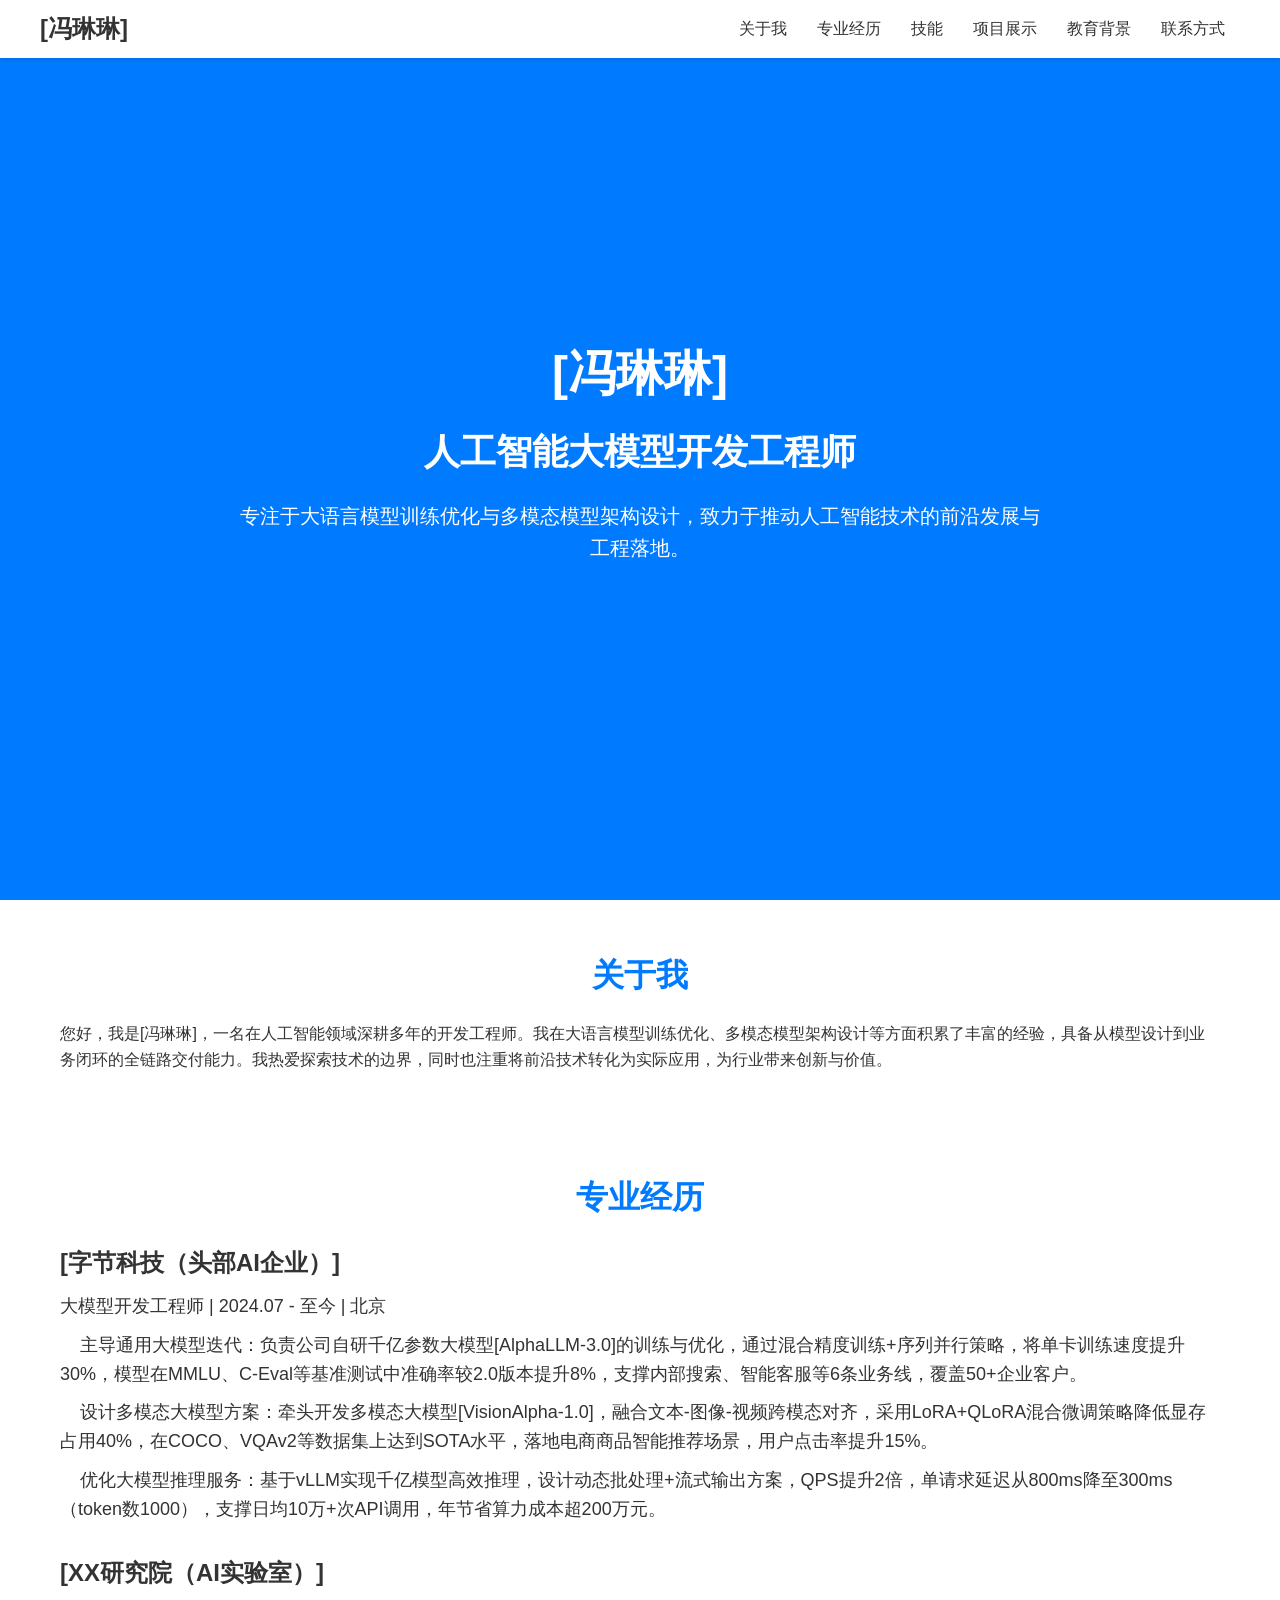
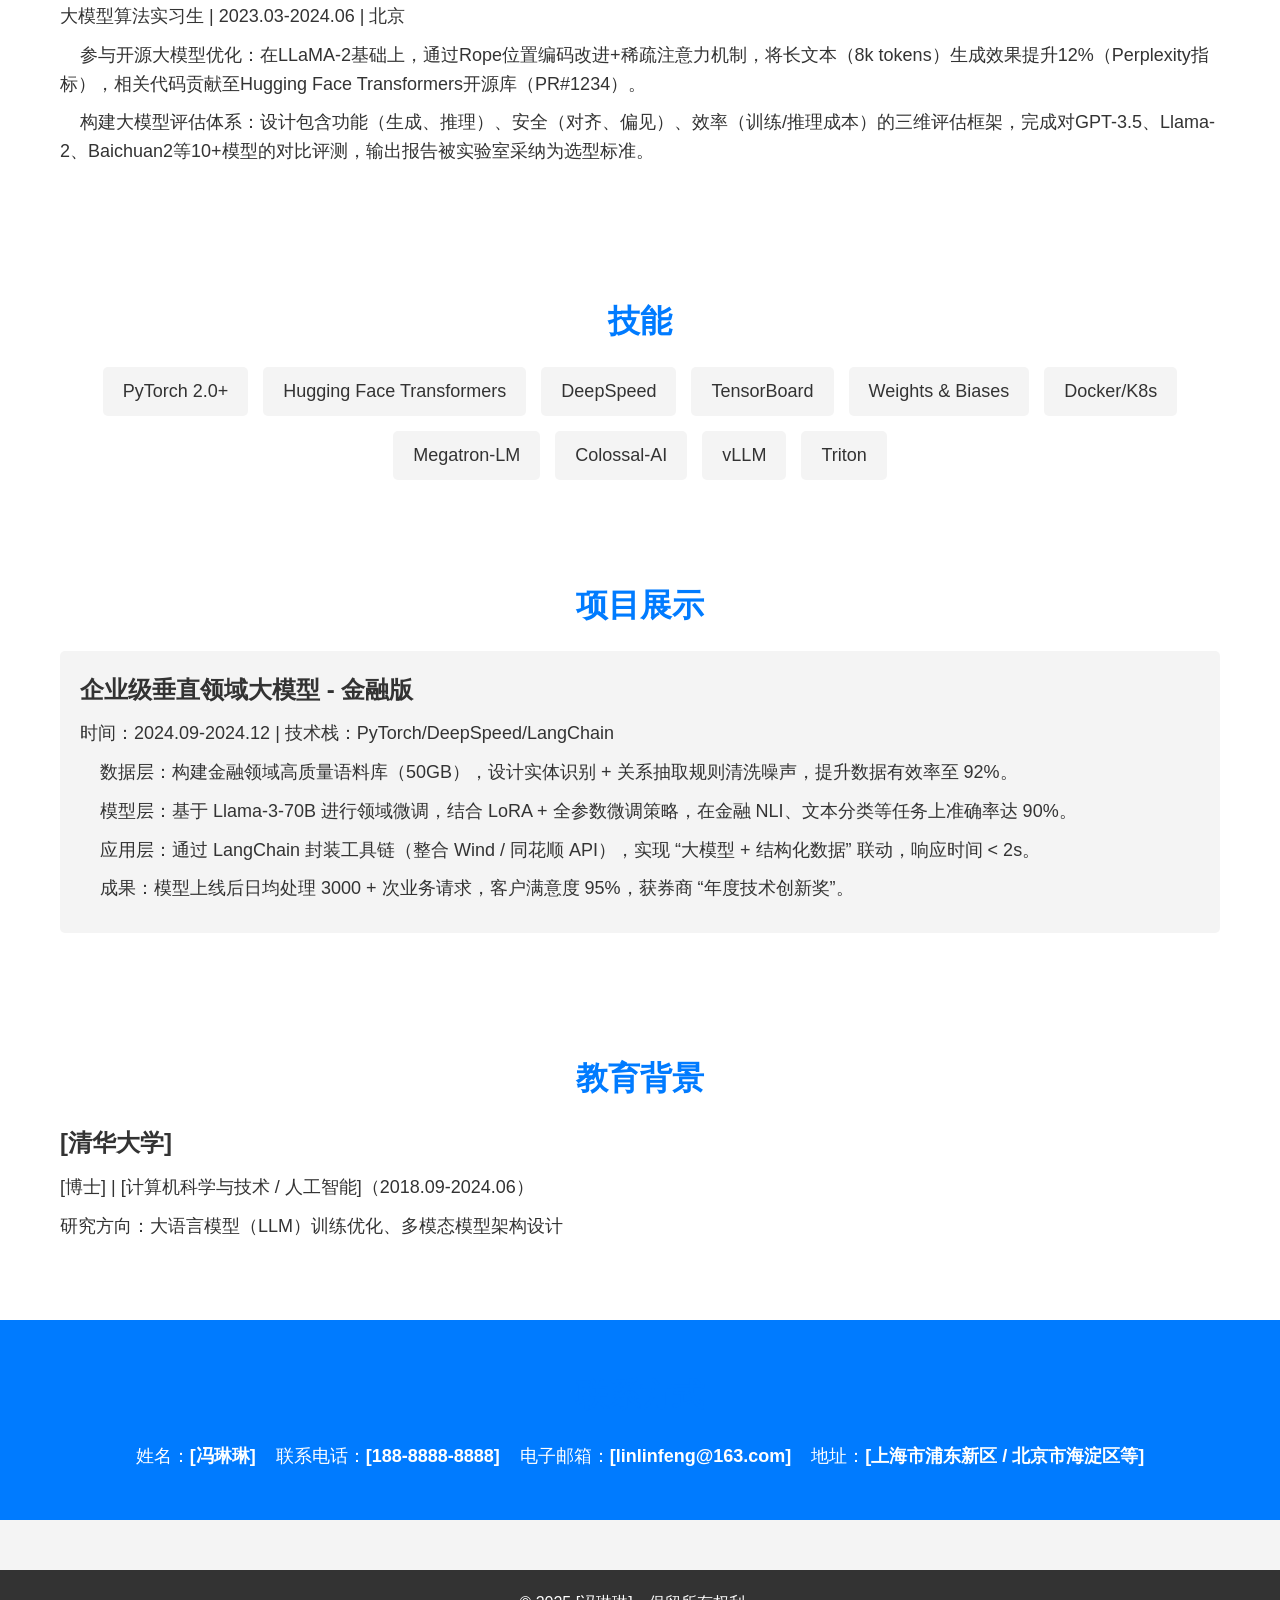
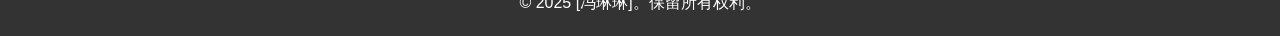
<file: 冯琳琳/index.html>
<!DOCTYPE html>
<html lang="en">
<head>
    <meta charset="UTF-8">
    <meta name="viewport" content="width=device-width, initial-scale=1.0">
    <title>[冯琳琳] - 人工智能大模型开发工程师</title>
    <link rel="stylesheet" href="styles.css">
</head>
<body>
    <!-- 导航栏 -->
    <nav class="navbar">
        <div class="container">
            <div class="logo">[冯琳琳]</div>
            <ul class="nav-links">
                <li><a href="#about">关于我</a></li>
                <li><a href="#experience">专业经历</a></li>
                <li><a href="#skills">技能</a></li>
                <li><a href="#projects">项目展示</a></li>
                <li><a href="#education">教育背景</a></li>
                <li><a href="#contact">联系方式</a></li>
            </ul>
        </div>
    </nav>

    <!-- 首屏展示 -->
    <section id="hero" class="hero">
        <div class="container">
            <h1>[冯琳琳]</h1>
            <h2>人工智能大模型开发工程师</h2>
            <p>专注于大语言模型训练优化与多模态模型架构设计，致力于推动人工智能技术的前沿发展与工程落地。</p>
        </div>
    </section>

    <!-- 关于我 -->
    <section id="about" class="about">
        <div class="container">
            <h2>关于我</h2>
            <p>您好，我是[冯琳琳]，一名在人工智能领域深耕多年的开发工程师。我在大语言模型训练优化、多模态模型架构设计等方面积累了丰富的经验，具备从模型设计到业务闭环的全链路交付能力。我热爱探索技术的边界，同时也注重将前沿技术转化为实际应用，为行业带来创新与价值。</p>
        </div>
    </section>

    <!-- 专业经历 -->
    <section id="experience" class="experience">
        <div class="container">
            <h2>专业经历</h2>
            <div class="experience-item">
                <h3>[字节科技（头部AI企业）]</h3>
                <p>大模型开发工程师 | 2024.07 - 至今 | 北京</p>
                <ul>
                    <li>主导通用大模型迭代：负责公司自研千亿参数大模型[AlphaLLM-3.0]的训练与优化，通过混合精度训练+序列并行策略，将单卡训练速度提升30%，模型在MMLU、C-Eval等基准测试中准确率较2.0版本提升8%，支撑内部搜索、智能客服等6条业务线，覆盖50+企业客户。</li>
                    <li>设计多模态大模型方案：牵头开发多模态大模型[VisionAlpha-1.0]，融合文本-图像-视频跨模态对齐，采用LoRA+QLoRA混合微调策略降低显存占用40%，在COCO、VQAv2等数据集上达到SOTA水平，落地电商商品智能推荐场景，用户点击率提升15%。</li>
                    <li>优化大模型推理服务：基于vLLM实现千亿模型高效推理，设计动态批处理+流式输出方案，QPS提升2倍，单请求延迟从800ms降至300ms（token数1000），支撑日均10万+次API调用，年节省算力成本超200万元。</li>
                </ul>
            </div>
            <div class="experience-item">
                <h3>[XX研究院（AI实验室）]</h3>
                <p>大模型算法实习生 | 2023.03-2024.06 | 北京</p>
                <ul>
                    <li>参与开源大模型优化：在LLaMA-2基础上，通过Rope位置编码改进+稀疏注意力机制，将长文本（8k tokens）生成效果提升12%（Perplexity指标），相关代码贡献至Hugging Face Transformers开源库（PR#1234）。</li>
                    <li>构建大模型评估体系：设计包含功能（生成、推理）、安全（对齐、偏见）、效率（训练/推理成本）的三维评估框架，完成对GPT-3.5、Llama-2、Baichuan2等10+模型的对比评测，输出报告被实验室采纳为选型标准。</li>
                </ul>
            </div>
        </div>
    </section>

    <!-- 技能 -->
    <section id="skills" class="skills">
        <div class="container">
            <h2>技能</h2>
            <div class="skills-list">
                <div class="skill-item">PyTorch 2.0+</div>
                <div class="skill-item">Hugging Face Transformers</div>
                                <div class="skill-item">DeepSpeed</div>
                <div class="skill-item">TensorBoard</div>
                <div class="skill-item">Weights & Biases</div>
                <div class="skill-item">Docker/K8s</div>
                <div class="skill-item">Megatron-LM</div>
                <div class="skill-item">Colossal-AI</div>
                <div class="skill-item">vLLM</div>
                <div class="skill-item">Triton</div>
            </div>
        </div>
    </section>

    <!-- 项目展示 -->
    <section id="projects" class="projects">
        <div class="container">
            <h2>项目展示</h2>
            <div class="project-item">
                <h3>企业级垂直领域大模型 - 金融版</h3>
                <p>时间：2024.09-2024.12 | 技术栈：PyTorch/DeepSpeed/LangChain</p>
                <ul>
                    <li>数据层：构建金融领域高质量语料库（50GB），设计实体识别 + 关系抽取规则清洗噪声，提升数据有效率至 92%。</li>
                    <li>模型层：基于 Llama-3-70B 进行领域微调，结合 LoRA + 全参数微调策略，在金融 NLI、文本分类等任务上准确率达 90%。</li>
                    <li>应用层：通过 LangChain 封装工具链（整合 Wind / 同花顺 API），实现 “大模型 + 结构化数据” 联动，响应时间 < 2s。</li>
                    <li>成果：模型上线后日均处理 3000 + 次业务请求，客户满意度 95%，获券商 “年度技术创新奖”。</li>
                </ul>
            </div>
        </div>
    </section>

    <!-- 教育背景 -->
    <section id="education" class="education">
        <div class="container">
            <h2>教育背景</h2>
            <div class="education-item">
                <h3>[清华大学]</h3>
                <p>[博士] | [计算机科学与技术 / 人工智能]（2018.09-2024.06）</p>
                <p>研究方向：大语言模型（LLM）训练优化、多模态模型架构设计</p>
            </div>
        </div>
    </section>

    <!-- 联系方式 -->
    <section id="contact" class="contact">
        <div class="container">
            <h2>联系方式</h2>
            <div class="contact-info">
                <div>姓名：<span>[冯琳琳]</span></div>
                <div>联系电话：<span>[188-8888-8888]</span></div>
                <div>电子邮箱：<span>[linlinfeng@163.com]</span></div>
                <div>地址：<span>[上海市浦东新区 / 北京市海淀区等]</span></div>
            </div>
        </div>
    </section>

    <!-- 页脚 -->
    <footer>
        <div class="container">
            <p>&copy; 2025 [冯琳琳]。保留所有权利。</p>
        </div>
    </footer>

    <script src="scripts.js"></script>
</body>
</html>
</file>
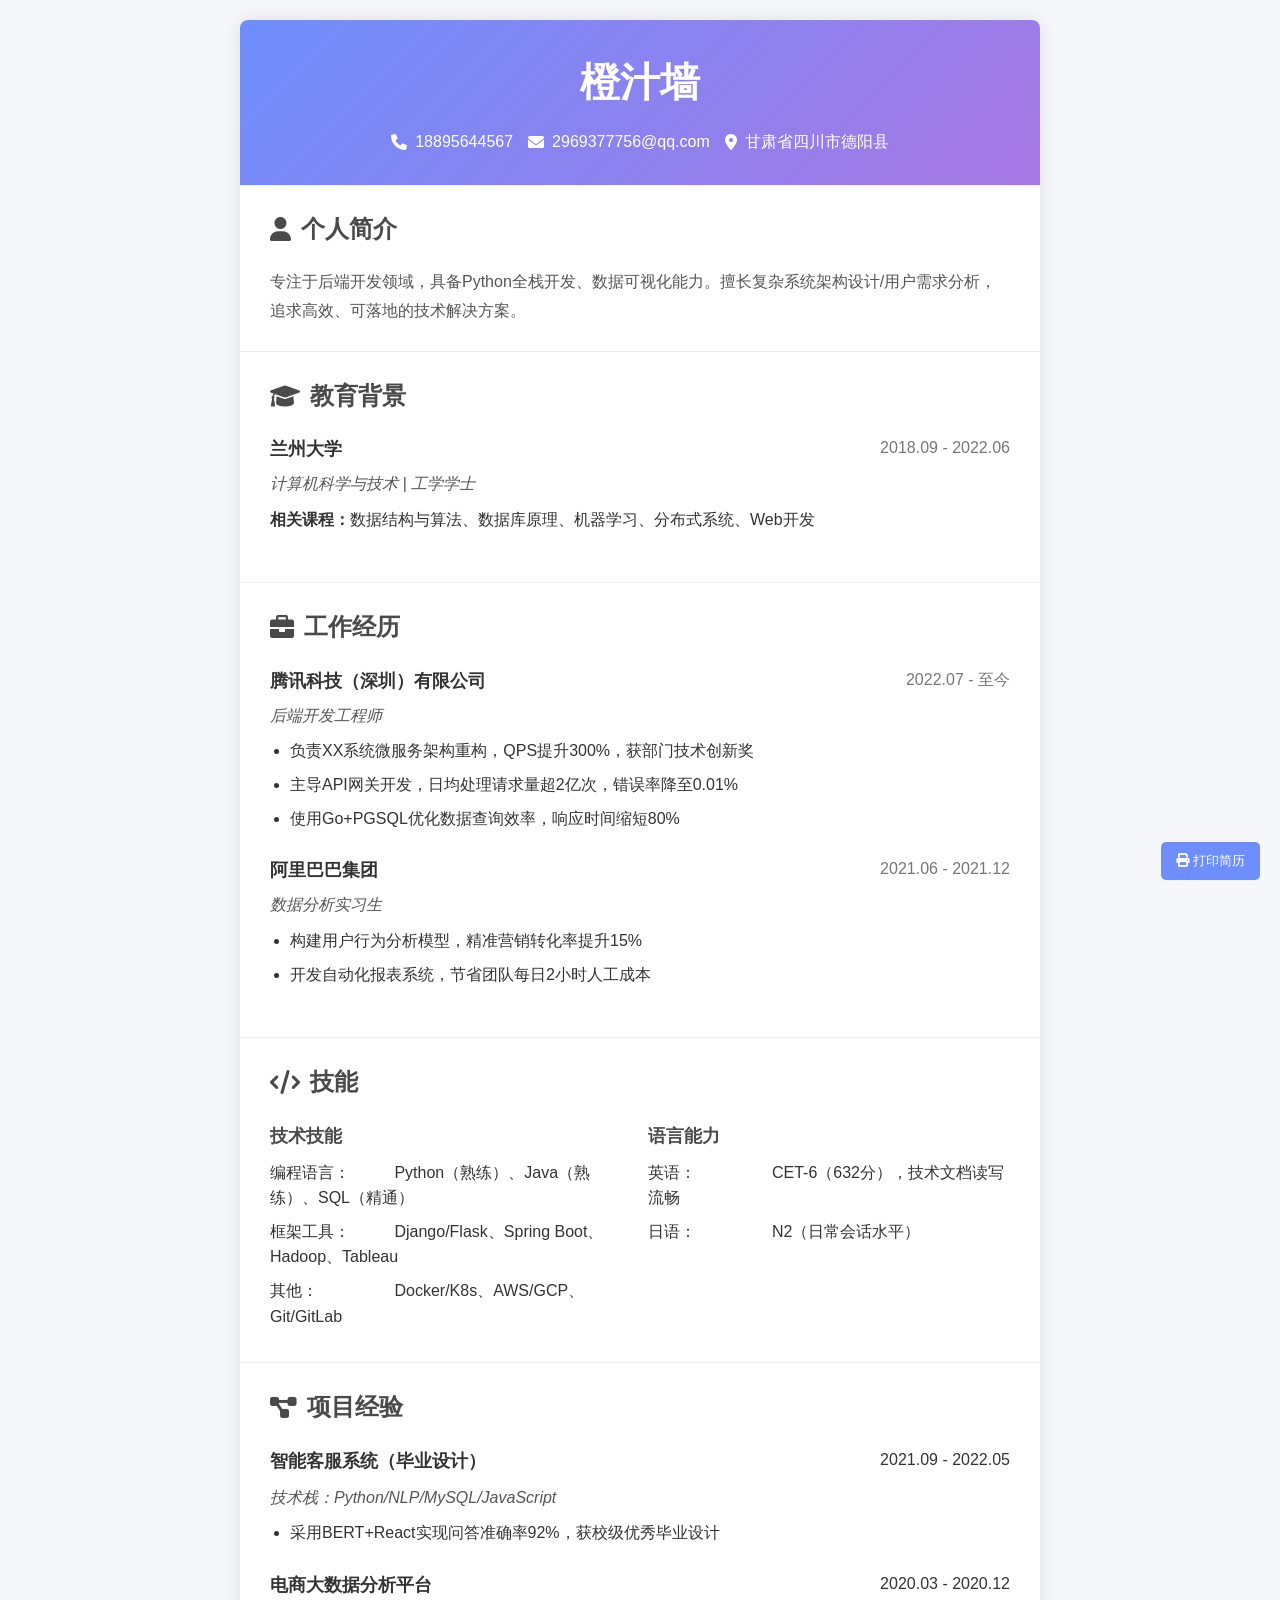
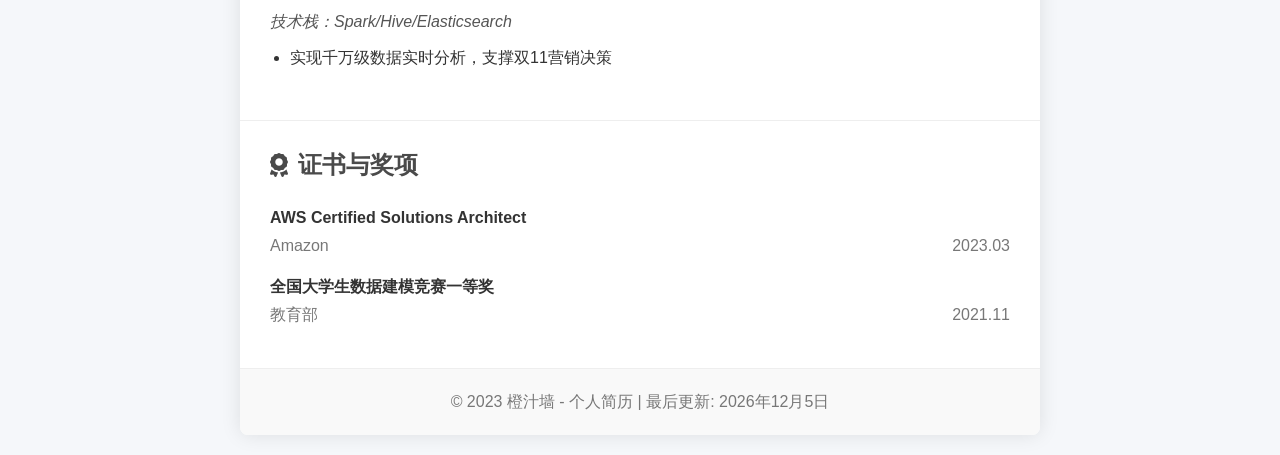
<file: 周倡宇/index.html>
<!DOCTYPE html>
<html lang="zh-CN">
<head>
    <meta charset="UTF-8">
    <meta name="viewport" content="width=device-width, initial-scale=1.0">
    <title>橙汁墙 - 个人简历</title>
    <style>
        /* CSS Reset and Base Styles */
        * {
            margin: 0;
            padding: 0;
            box-sizing: border-box;
            font-family: 'Helvetica Neue', Arial, sans-serif;
        }
        
        body {
            background-color: #f5f7fa;
            color: #333;
            line-height: 1.6;
            padding: 20px;
        }
        
        /* Layout Container */
        .resume-container {
            max-width: 800px;
            margin: 0 auto;
            background-color: white;
            box-shadow: 0 0 20px rgba(0, 0, 0, 0.1);
            border-radius: 8px;
            overflow: hidden;
        }
        
        /* Header Styles */
        .header {
            background: linear-gradient(135deg, #6e8efb, #a777e3);
            color: white;
            padding: 30px;
            text-align: center;
        }
        
        .header h1 {
            font-size: 2.5rem;
            margin-bottom: 5px;
        }
        
        .header .contact-info {
            display: flex;
            justify-content: center;
            flex-wrap: wrap;
            gap: 15px;
            margin-top: 15px;
        }
        
        .header .contact-item {
            display: flex;
            align-items: center;
        }
        
        .header .contact-item i {
            margin-right: 8px;
        }
        
        /* Section Styles */
        .section {
            padding: 25px 30px;
            border-bottom: 1px solid #eee;
        }
        
        .section:last-child {
            border-bottom: none;
        }
        
        .section-title {
            display: flex;
            align-items: center;
            margin-bottom: 20px;
            color: #4a4a4a;
        }
        
        .section-title i {
            font-size: 1.5rem;
            margin-right: 10px;
        }
        
        .section-title h2 {
            font-size: 1.5rem;
            font-weight: 600;
        }
        
        /* Profile Section */
        .profile-text {
            line-height: 1.8;
            color: #555;
        }
        
        /* Education/Experience Items */
        .timeline-item {
            margin-bottom: 25px;
        }
        
        .timeline-header {
            display: flex;
            justify-content: space-between;
            margin-bottom: 8px;
        }
        
        .timeline-header h3 {
            font-size: 1.1rem;
            font-weight: 600;
        }
        
        .timeline-header .date {
            color: #777;
            font-weight: 500;
        }
        
        .timeline-subheader {
            color: #555;
            margin-bottom: 10px;
            font-style: italic;
        }
        
        .timeline-content ul {
            padding-left: 20px;
        }
        
        .timeline-content li {
            margin-bottom: 8px;
        }
        
        /* Skills Section */
        .skills-container {
            display: flex;
            flex-wrap: wrap;
            gap: 15px;
        }
        
        .skill-category {
            flex: 1;
            min-width: 250px;
        }
        
        .skill-category h4 {
            margin-bottom: 10px;
            color: #4a4a4a;
            font-size: 1.1rem;
        }
        
        .skill-item {
            margin-bottom: 8px;
        }
        
        .skill-name {
            display: inline-block;
            width: 120px;
            font-weight: 500;
        }
        
        /* Projects Section */
        .project-item {
            margin-bottom: 25px;
        }
        
        .project-header {
            display: flex;
            justify-content: space-between;
            margin-bottom: 8px;
        }
        
        .project-header h3 {
            font-size: 1.1rem;
            font-weight: 600;
        }
        
        .project-tech {
            font-style: italic;
            color: #555;
            margin: 10px 0;
        }
        
        /* Certificates Section */
        .certificate-item {
            margin-bottom: 15px;
        }
        
        .certificate-item h4 {
            font-weight: 600;
        }
        
        .certificate-meta {
            display: flex;
            justify-content: space-between;
            color: #777;
            margin-top: 3px;
        }
        
        /* Footer Styles */
        .footer {
            text-align: center;
            padding: 20px;
            background-color: #f9f9f9;
            color: #777;
        }
        
        /* Responsive Design */
        @media (max-width: 768px) {
            .header .contact-info {
                flex-direction: column;
                align-items: center;
                gap: 8px;
            }
            
            .skills-container {
                flex-direction: column;
            }
            
            .timeline-header, .project-header {
                flex-direction: column;
            }
            
            .timeline-header .date, .certificate-meta {
                margin-top: 5px;
            }
        }
        
        /* Animation */
        @keyframes fadeIn {
            from { opacity: 0; transform: translateY(20px); }
            to { opacity: 1; transform: translateY(0); }
        }
        
        .section {
            animation: fadeIn 0.6s ease-out forwards;
        }
        
        .section:nth-child(2) { animation-delay: 0.1s; }
        .section:nth-child(3) { animation-delay: 0.2s; }
        .section:nth-child(4) { animation-delay: 0.3s; }
        .section:nth-child(5) { animation-delay: 0.4s; }
        .section:nth-child(6) { animation-delay: 0.5s; }
        .section:nth-child(7) { animation-delay: 0.6s; }
    </style>
    <!-- Font Awesome for icons -->
    <link rel="stylesheet" href="https://cdnjs.cloudflare.com/ajax/libs/font-awesome/6.0.0-beta3/css/all.min.css">
</head>
<body>
    <div class="resume-container">
        <!-- Header Section -->
        <header class="header">
            <h1>橙汁墙</h1>
            <div class="contact-info">
                <div class="contact-item">
                    <i class="fas fa-phone"></i>
                    <span>18895644567</span>
                </div>
                <div class="contact-item">
                    <i class="fas fa-envelope"></i>
                    <span>2969377756@qq.com</span>
                </div>
                <div class="contact-item">
                    <i class="fas fa-map-marker-alt"></i>
                    <span>甘肃省四川市德阳县</span>
                </div>
            </div>
        </header>
        
        <!-- Personal Profile Section -->
        <section class="section">
            <div class="section-title">
                <i class="fas fa-user"></i>
                <h2>个人简介</h2>
            </div>
            <div class="profile-text">
                专注于后端开发领域，具备Python全栈开发、数据可视化能力。擅长复杂系统架构设计/用户需求分析，追求高效、可落地的技术解决方案。
            </div>
        </section>
        
        <!-- Education Section -->
        <section class="section">
            <div class="section-title">
                <i class="fas fa-graduation-cap"></i>
                <h2>教育背景</h2>
            </div>
            <div class="timeline-item">
                <div class="timeline-header">
                    <h3>兰州大学</h3>
                    <span class="date">2018.09 - 2022.06</span>
                </div>
                <div class="timeline-subheader">计算机科学与技术 | 工学学士</div>
                <div class="timeline-content">
                    <p><strong>相关课程：</strong>数据结构与算法、数据库原理、机器学习、分布式系统、Web开发</p>
                </div>
            </div>
        </section>
        
        <!-- Work Experience Section -->
        <section class="section">
            <div class="section-title">
                <i class="fas fa-briefcase"></i>
                <h2>工作经历</h2>
            </div>
            <div class="timeline-item">
                <div class="timeline-header">
                    <h3>腾讯科技（深圳）有限公司</h3>
                    <span class="date">2022.07 - 至今</span>
                </div>
                <div class="timeline-subheader">后端开发工程师</div>
                <div class="timeline-content">
                    <ul>
                        <li>负责XX系统微服务架构重构，QPS提升300%，获部门技术创新奖</li>
                        <li>主导API网关开发，日均处理请求量超2亿次，错误率降至0.01%</li>
                        <li>使用Go+PGSQL优化数据查询效率，响应时间缩短80%</li>
                    </ul>
                </div>
            </div>
            <div class="timeline-item">
                <div class="timeline-header">
                    <h3>阿里巴巴集团</h3>
                    <span class="date">2021.06 - 2021.12</span>
                </div>
                <div class="timeline-subheader">数据分析实习生</div>
                <div class="timeline-content">
                    <ul>
                        <li>构建用户行为分析模型，精准营销转化率提升15%</li>
                        <li>开发自动化报表系统，节省团队每日2小时人工成本</li>
                    </ul>
                </div>
            </div>
        </section>
        
        <!-- Skills Section -->
        <section class="section">
            <div class="section-title">
                <i class="fas fa-code"></i>
                <h2>技能</h2>
            </div>
            <div class="skills-container">
                <div class="skill-category">
                    <h4>技术技能</h4>
                    <div class="skill-item">
                        <span class="skill-name">编程语言：</span>
                        Python（熟练）、Java（熟练）、SQL（精通）
                    </div>
                    <div class="skill-item">
                        <span class="skill-name">框架工具：</span>
                        Django/Flask、Spring Boot、Hadoop、Tableau
                    </div>
                    <div class="skill-item">
                        <span class="skill-name">其他：</span>
                        Docker/K8s、AWS/GCP、Git/GitLab
                    </div>
                </div>
                <div class="skill-category">
                    <h4>语言能力</h4>
                    <div class="skill-item">
                        <span class="skill-name">英语：</span>
                        CET-6（632分），技术文档读写流畅
                    </div>
                    <div class="skill-item">
                        <span class="skill-name">日语：</span>
                        N2（日常会话水平）
                    </div>
                </div>
            </div>
        </section>
        
        <!-- Projects Section -->
        <section class="section">
            <div class="section-title">
                <i class="fas fa-project-diagram"></i>
                <h2>项目经验</h2>
            </div>
            <div class="project-item">
                <div class="project-header">
                    <h3>智能客服系统（毕业设计）</h3>
                    <span class="date">2021.09 - 2022.05</span>
                </div>
                <div class="project-tech">技术栈：Python/NLP/MySQL/JavaScript</div>
                <div class="timeline-content">
                    <ul>
                        <li>采用BERT+React实现问答准确率92%，获校级优秀毕业设计</li>
                    </ul>
                </div>
            </div>
            <div class="project-item">
                <div class="project-header">
                    <h3>电商大数据分析平台</h3>
                    <span class="date">2020.03 - 2020.12</span>
                </div>
                <div class="project-tech">技术栈：Spark/Hive/Elasticsearch</div>
                <div class="timeline-content">
                    <ul>
                        <li>实现千万级数据实时分析，支撑双11营销决策</li>
                    </ul>
                </div>
            </div>
        </section>
        
        <!-- Certificates Section -->
        <section class="section">
            <div class="section-title">
                <i class="fas fa-award"></i>
                <h2>证书与奖项</h2>
            </div>
            <div class="certificate-item">
                <h4>AWS Certified Solutions Architect</h4>
                <div class="certificate-meta">
                    <span>Amazon</span>
                    <span>2023.03</span>
                </div>
            </div>
            <div class="certificate-item">
                <h4>全国大学生数据建模竞赛一等奖</h4>
                <div class="certificate-meta">
                    <span>教育部</span>
                    <span>2021.11</span>
                </div>
            </div>
        </section>
        
        <!-- Footer Section -->
        <footer class="footer">
            <p>© 2023 橙汁墙 - 个人简历 | 最后更新: <span id="update-date"></span></p>
        </footer>
    </div>

    <script>
        // JavaScript for dynamic content
        document.addEventListener('DOMContentLoaded', function() {
            // Set current year and update date
            const currentDate = new Date();
            const formattedDate = currentDate.toLocaleDateString('zh-CN', {
                year: 'numeric',
                month: 'long',
                day: 'numeric'
            });
            document.getElementById('update-date').textContent = formattedDate;
            
            // Smooth scrolling for anchor links
            document.querySelectorAll('a[href^="#"]').forEach(anchor => {
                anchor.addEventListener('click', function(e) {
                    e.preventDefault();
                    document.querySelector(this.getAttribute('href')).scrollIntoView({
                        behavior: 'smooth'
                    });
                });
            });
            
            // Print functionality (optional)
            const printButton = document.createElement('button');
            printButton.innerHTML = '<i class="fas fa-print"></i> 打印简历';
            printButton.style.position = 'fixed';
            printButton.style.bottom = '20px';
            printButton.style.right = '20px';
            printButton.style.padding = '10px 15px';
            printButton.style.background = '#6e8efb';
            printButton.style.color = 'white';
            printButton.style.border = 'none';
            printButton.style.borderRadius = '5px';
            printButton.style.cursor = 'pointer';
            printButton.style.zIndex = '1000';
            printButton.addEventListener('click', () => window.print());
            document.body.appendChild(printButton);
        });
    </script>
</body>
</html>
</file>
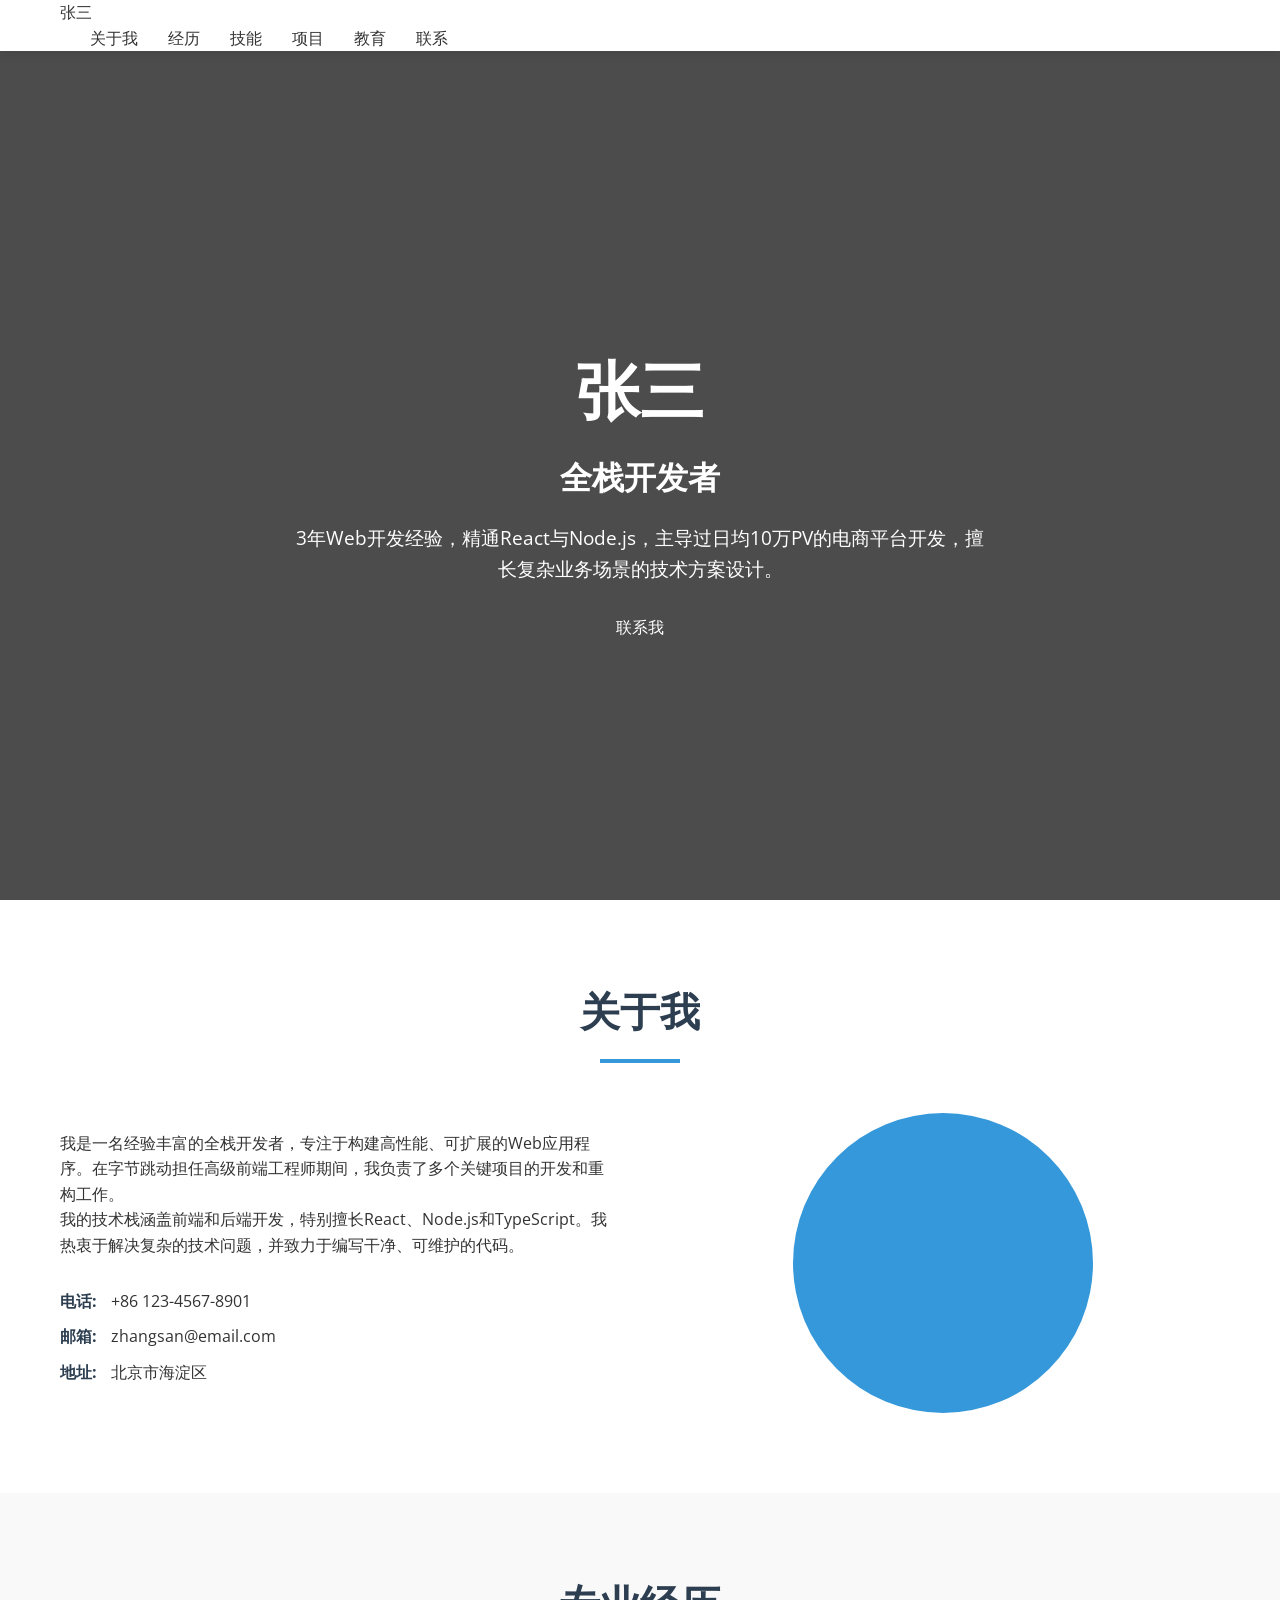
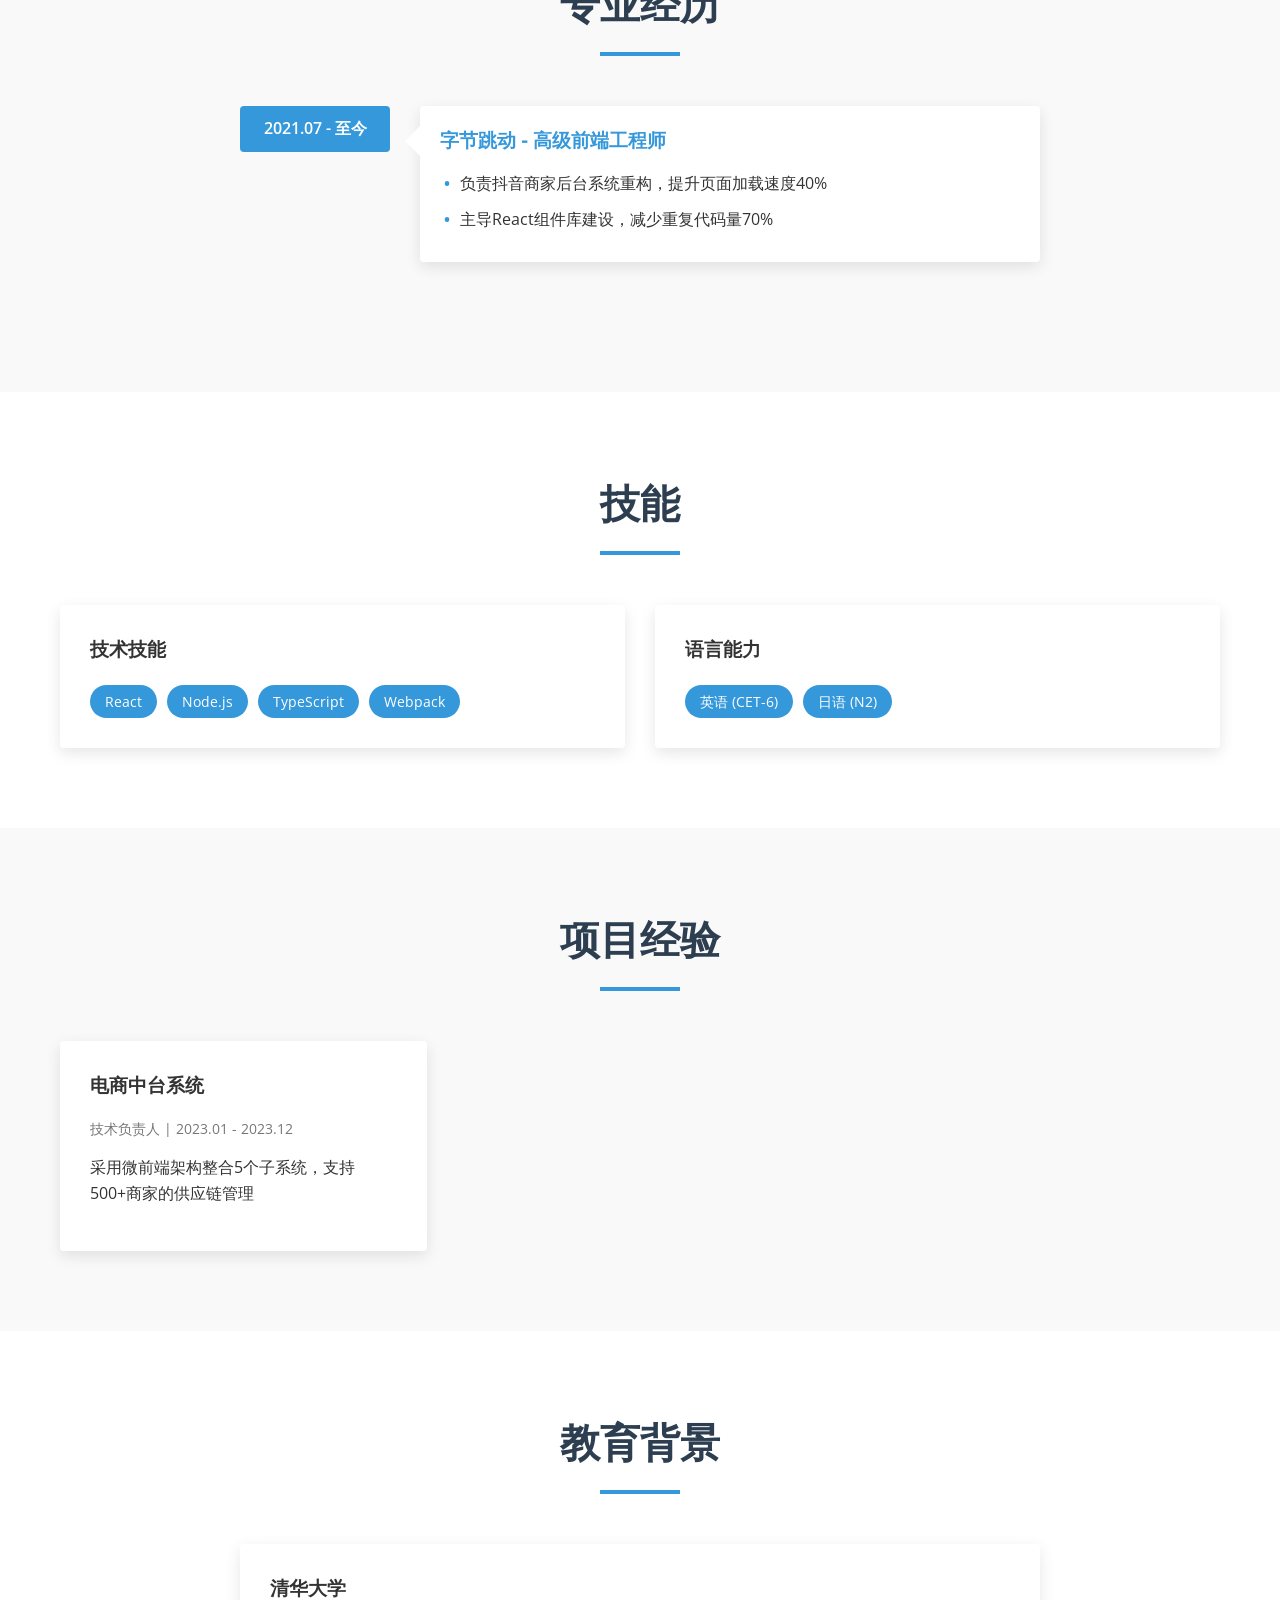
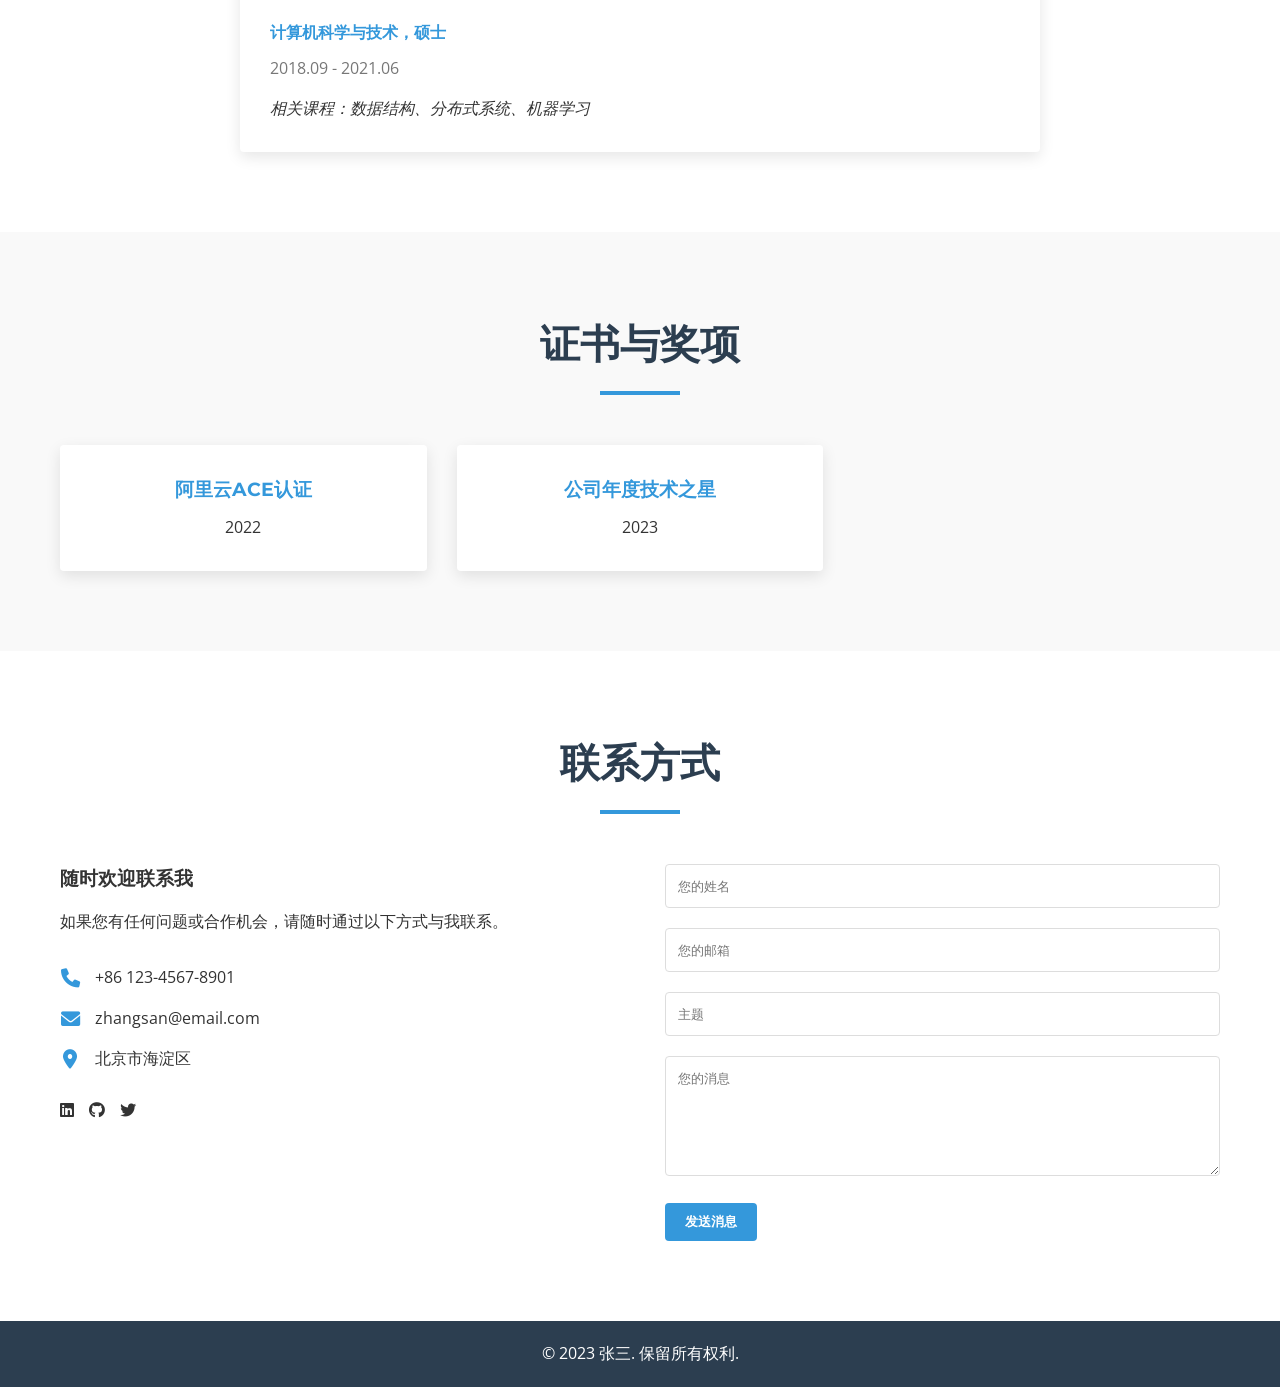
<file: 张峰瑜/index.html>
<!DOCTYPE html>
<html lang="zh-CN">
<head>
    <meta charset="UTF-8">
    <meta name="viewport" content="width=device-width, initial-scale=1.0">
    <title>张三 - 全栈开发者</title>
    <link rel="stylesheet" href="style.css">
    <link href="https://fonts.googleapis.com/css2?family=Montserrat:wght@700&family=Open+Sans:wght@400;600&display=swap" rel="stylesheet">
    <link rel="stylesheet" href="https://cdnjs.cloudflare.com/ajax/libs/font-awesome/6.0.0-beta3/css/all.min.css">
</head>
<body>
    <!-- 导航栏 -->
    <nav id="navbar">
        <div class="container">
            张三
            <ul class="nav-links">
                <li>关于我</li>
                <li>经历</li>
                <li>技能</li>
                <li>项目</li>
                <li>教育</li>
                <li>联系</li>
            </ul>
            <div class="menu-toggle">
                <i class="fas fa-bars"></i>
            </div>
        </div>
    </nav>

    <!-- 首屏展示 -->
    <header class="hero">
        <div class="container">
            <h1>张三</h1>
            <h2>全栈开发者</h2>
            <p class="intro">3年Web开发经验，精通React与Node.js，主导过日均10万PV的电商平台开发，擅长复杂业务场景的技术方案设计。</p >
            联系我
        </div>
    </header>

    <!-- 关于我 -->
    <section id="about" class="section">
        <div class="container">
            <h2 class="section-title">关于我</h2>
            <div class="about-content">
                <div class="about-text">
                    <p>我是一名经验丰富的全栈开发者，专注于构建高性能、可扩展的Web应用程序。在字节跳动担任高级前端工程师期间，我负责了多个关键项目的开发和重构工作。</p >
                    <p>我的技术栈涵盖前端和后端开发，特别擅长React、Node.js和TypeScript。我热衷于解决复杂的技术问题，并致力于编写干净、可维护的代码。</p >
                    <div class="personal-info">
                        <p><strong>电话:</strong> +86 123-4567-8901</p >
                        <p><strong>邮箱:</strong> zhangsan@email.com</p >
                        <p><strong>地址:</strong> 北京市海淀区</p >
                    </div>
                </div>
                <div class="about-image">
                    <div class="image-placeholder"></div>
                </div>
            </div>
        </div>
    </section>

    <!-- 专业经历 -->
    <section id="experience" class="section">
        <div class="container">
            <h2 class="section-title">专业经历</h2>
            <div class="timeline">
                <div class="timeline-item">
                    <div class="timeline-date">2021.07 - 至今</div>
                    <div class="timeline-content">
                        <h3>字节跳动 - 高级前端工程师</h3>
                        <ul>
                            <li>负责抖音商家后台系统重构，提升页面加载速度40%</li>
                            <li>主导React组件库建设，减少重复代码量70%</li>
                        </ul>
                    </div>
                </div>
            </div>
        </div>
    </section>

    <!-- 技能 -->
    <section id="skills" class="section">
        <div class="container">
            <h2 class="section-title">技能</h2>
            <div class="skills-container">
                <div class="skills-category">
                    <h3>技术技能</h3>
                    <div class="skill-tags">
                        <span class="skill-tag">React</span>
                        <span class="skill-tag">Node.js</span>
                        <span class="skill-tag">TypeScript</span>
                        <span class="skill-tag">Webpack</span>
                    </div>
                </div>
                <div class="skills-category">
                    <h3>语言能力</h3>
                    <div class="skill-tags">
                        <span class="skill-tag">英语 (CET-6)</span>
                        <span class="skill-tag">日语 (N2)</span>
                    </div>
                </div>
            </div>
        </div>
    </section>

    <!-- 项目展示 -->
    <section id="projects" class="section">
        <div class="container">
            <h2 class="section-title">项目经验</h2>
            <div class="projects-grid">
                <div class="project-card">
                    <h3>电商中台系统</h3>
                    <p class="project-role">技术负责人 | 2023.01 - 2023.12</p >
                    <p class="project-desc">采用微前端架构整合5个子系统，支持500+商家的供应链管理</p >
                </div>
            </div>
        </div>
    </section>

    <!-- 教育背景 -->
    <section id="education" class="section">
        <div class="container">
            <h2 class="section-title">教育背景</h2>
            <div class="education-item">
                <h3>清华大学</h3>
                <p class="degree">计算机科学与技术，硕士</p >
                <p class="education-period">2018.09 - 2021.06</p >
                <p class="education-courses">相关课程：数据结构、分布式系统、机器学习</p >
            </div>
        </div>
    </section>

    <!-- 证书与奖项 -->
    <section id="certificates" class="section">
        <div class="container">
            <h2 class="section-title">证书与奖项</h2>
            <div class="certificates-grid">
                <div class="certificate-card">
                    <h3>阿里云ACE认证</h3>
                    <p>2022</p >
                </div>
                <div class="certificate-card">
                    <h3>公司年度技术之星</h3>
                    <p>2023</p >
                </div>
            </div>
        </div>
    </section>

    <!-- 联系方式 -->
    <section id="contact" class="section">
        <div class="container">
            <h2 class="section-title">联系方式</h2>
            <div class="contact-content">
                <div class="contact-info">
                    <h3>随时欢迎联系我</h3>
                    <p>如果您有任何问题或合作机会，请随时通过以下方式与我联系。</p >
                    <ul class="contact-list">
                        <li><i class="fas fa-phone"></i> +86 123-4567-8901</li>
                        <li><i class="fas fa-envelope"></i> zhangsan@email.com</li>
                        <li><i class="fas fa-map-marker-alt"></i> 北京市海淀区</li>
                    </ul>
                    <div class="social-links">
                        <i class="fab fa-linkedin"></i>
                        <i class="fab fa-github"></i>
                        <i class="fab fa-twitter"></i>
                    </div>
                </div>
                <form class="contact-form">
                    <div class="form-group">
                        <input type="text" placeholder="您的姓名" required>
                    </div>
                    <div class="form-group">
                        <input type="email" placeholder="您的邮箱" required>
                    </div>
                    <div class="form-group">
                        <input type="text" placeholder="主题">
                    </div>
                    <div class="form-group">
                        <textarea placeholder="您的消息" rows="5" required></textarea>
                    </div>
                    <button type="submit" class="btn">发送消息</button>
                </form>
            </div>
        </div>
    </section>

    <!-- 页脚 -->
    <footer>
        <div class="container">
            <p>&copy; 2023 张三. 保留所有权利.</p >
        </div>
    </footer>

    <script src="script.js"></script>
</body>
</html>
</file>
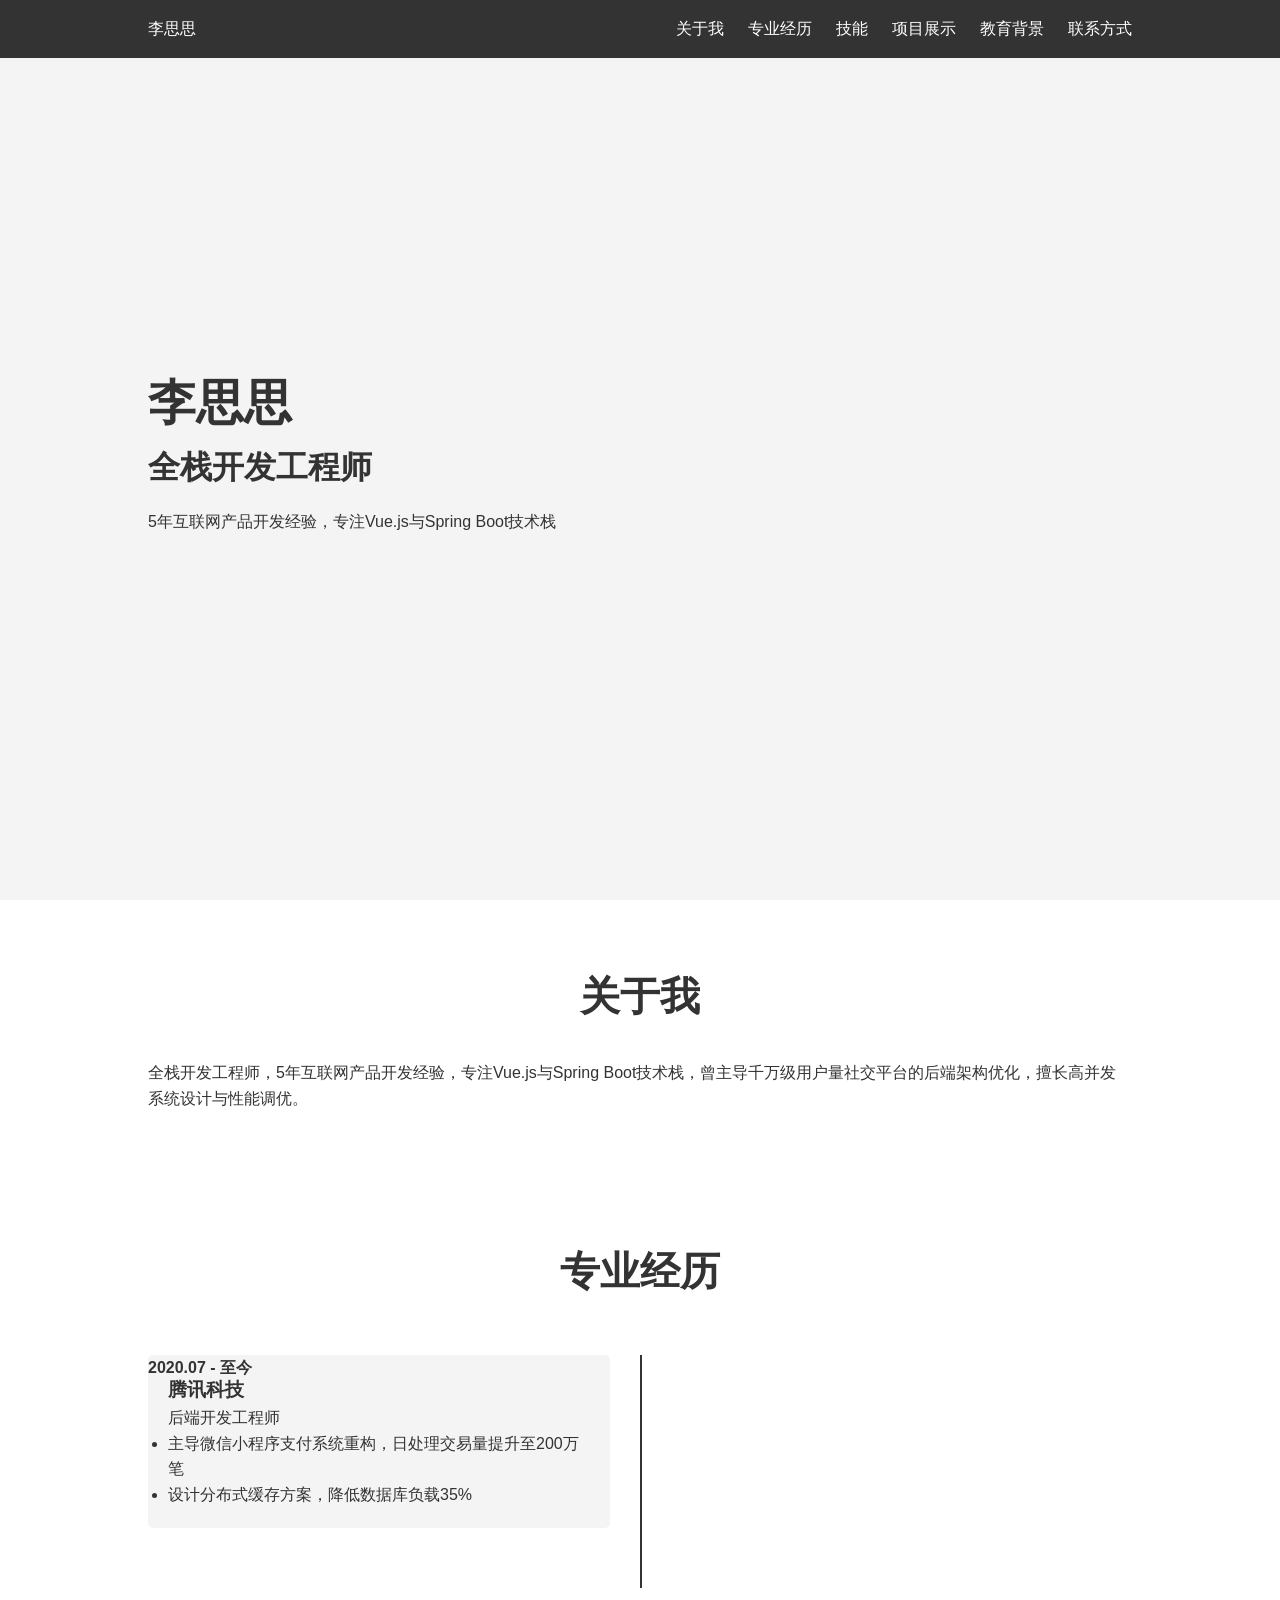
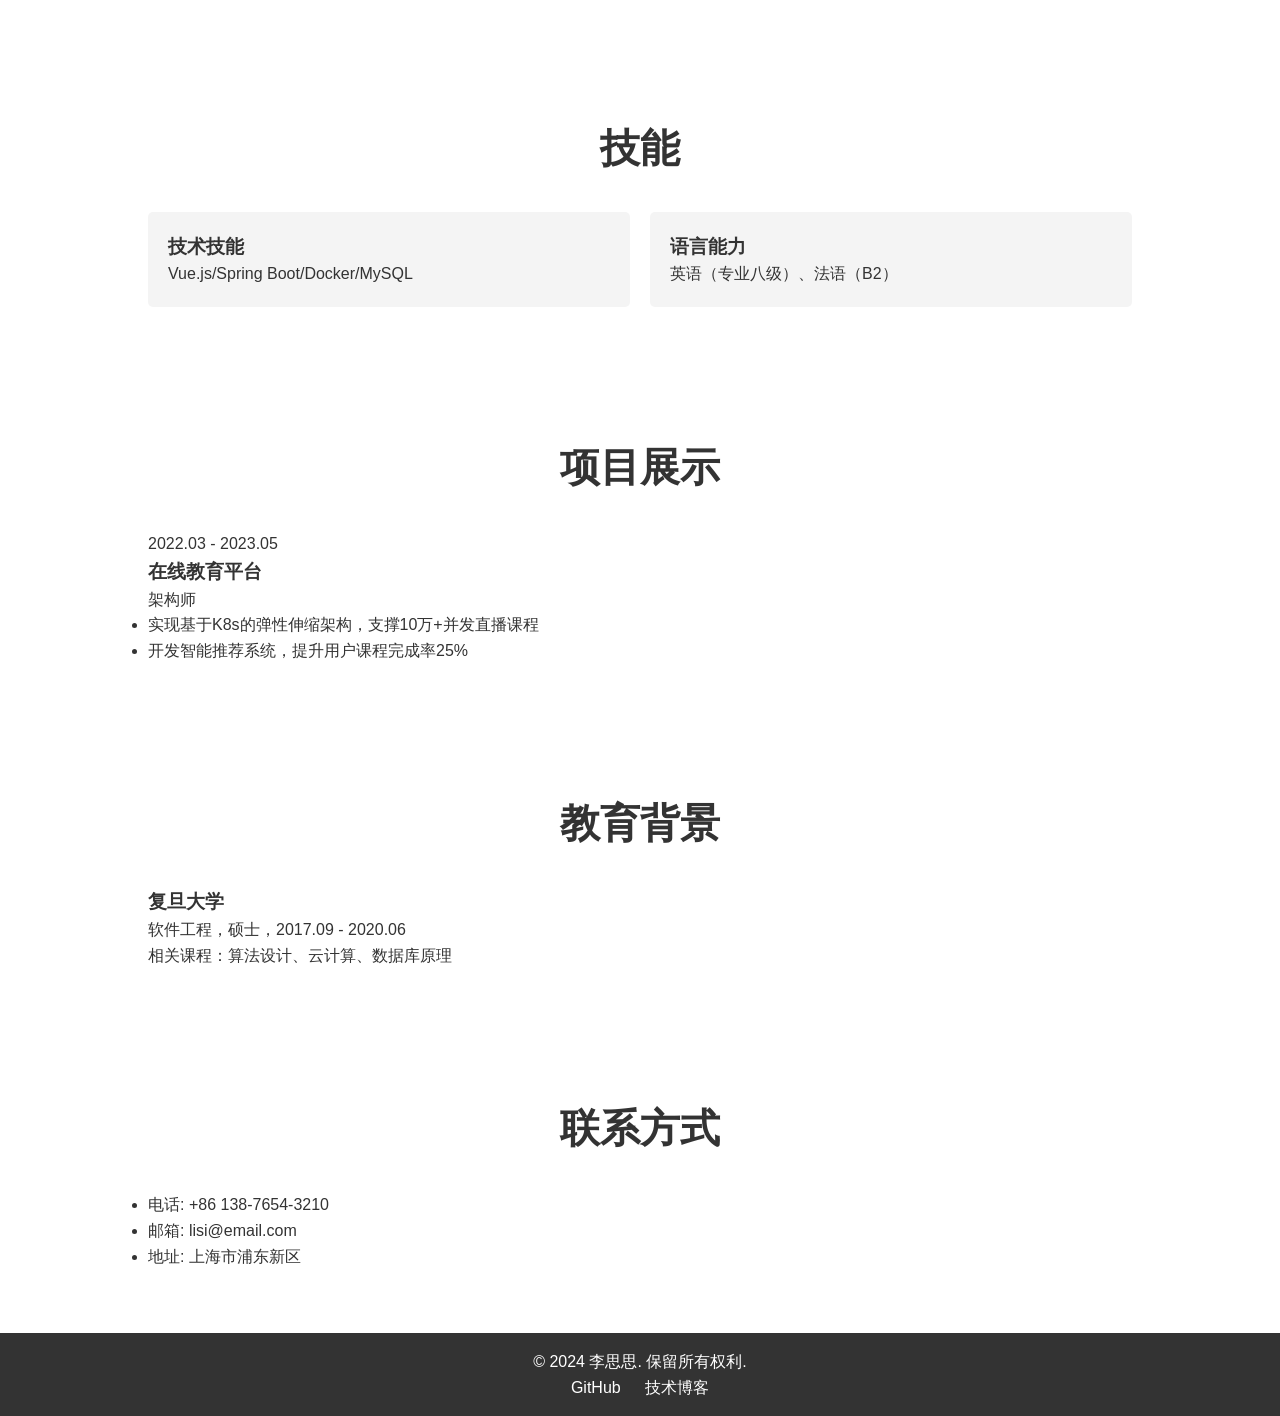
<file: 母永胜/index.html>
<!DOCTYPE html>
<html lang="zh-CN">
<head>
    <meta charset="UTF-8">
    <meta name="viewport" content="width=device-width, initial-scale=1.0">
    <title>李思思 - 个人简历</title>
    <link rel="stylesheet" href="styles.css">
</head>
<body>
    <!-- 导航栏 -->
    <nav class="navbar">
        <div class="container">
            <a href="#home" class="logo">李思思</a>
            <ul class="nav-links">
                <li><a href="#about">关于我</a></li>
                <li><a href="#experience">专业经历</a></li>
                <li><a href="#skills">技能</a></li>
                <li><a href="#projects">项目展示</a></li>
                <li><a href="#education">教育背景</a></li>
                <li><a href="#contact">联系方式</a></li>
            </ul>
            <div class="burger">
                <div class="line1"></div>
                <div class="line2"></div>
                <div class="line3"></div>
            </div>
        </div>
    </nav>

    <!-- 首屏展示 -->
    <section id="home" class="hero">
        <div class="container">
            <h1>李思思</h1>
            <h2>全栈开发工程师</h2>
            <p>5年互联网产品开发经验，专注Vue.js与Spring Boot技术栈</p>
        </div>
    </section>

    <!-- 关于我 -->
    <section id="about" class="section">
        <div class="container">
            <h2>关于我</h2>
            <p>全栈开发工程师，5年互联网产品开发经验，专注Vue.js与Spring Boot技术栈，曾主导千万级用户量社交平台的后端架构优化，擅长高并发系统设计与性能调优。</p>
        </div>
    </section>

    <!-- 专业经历 -->
    <section id="experience" class="section">
        <div class="container">
            <h2>专业经历</h2>
            <div class="timeline">
                <div class="timeline-item">
                    <div class="timeline-date">2020.07 - 至今</div>
                    <div class="timeline-content">
                        <h3>腾讯科技</h3>
                        <p>后端开发工程师</p>
                        <ul>
                            <li>主导微信小程序支付系统重构，日处理交易量提升至200万笔</li>
                            <li>设计分布式缓存方案，降低数据库负载35%</li>
                        </ul>
                    </div>
                </div>
            </div>
        </div>
    </section>

    <!-- 技能 -->
    <section id="skills" class="section">
        <div class="container">
            <h2>技能</h2>
            <div class="skills-grid">
                <div class="skill">
                    <h3>技术技能</h3>
                    <p>Vue.js/Spring Boot/Docker/MySQL</p>
                </div>
                <div class="skill">
                    <h3>语言能力</h3>
                    <p>英语（专业八级）、法语（B2）</p>
                </div>
            </div>
        </div>
    </section>

    <!-- 项目展示 -->
    <section id="projects" class="section">
        <div class="container">
            <h2>项目展示</h2>
            <div class="project">
                <div class="project-date">2022.03 - 2023.05</div>
                <h3>在线教育平台</h3>
                <p>架构师</p>
                <ul>
                    <li>实现基于K8s的弹性伸缩架构，支撑10万+并发直播课程</li>
                    <li>开发智能推荐系统，提升用户课程完成率25%</li>
                </ul>
            </div>
        </div>
    </section>

    <!-- 教育背景 -->
    <section id="education" class="section">
        <div class="container">
            <h2>教育背景</h2>
            <div class="education-item">
                <h3>复旦大学</h3>
                <p>软件工程，硕士，2017.09 - 2020.06</p>
                <p>相关课程：算法设计、云计算、数据库原理</p>
            </div>
        </div>
    </section>

    <!-- 联系方式 -->
    <section id="contact" class="section">
        <div class="container">
            <h2>联系方式</h2>
            <ul class="contact-info">
                <li>电话: +86 138-7654-3210</li>
                <li>邮箱: lisi@email.com</li>
                <li>地址: 上海市浦东新区</li>
            </ul>
        </div>
    </section>

    <!-- 页脚 -->
    <footer class="footer">
        <div class="container">
            <p>&copy; 2024 李思思. 保留所有权利.</p>
            <div class="social-links">
                <a href="https://github.com/lisi-tech)" target="_blank">GitHub</a>
                <a href="https://lisi.tech/blog)" target="_blank">技术博客</a>
            </div>
        </div>
    </footer>

    <script src="script.js"></script>
</body>
</html>
</file>
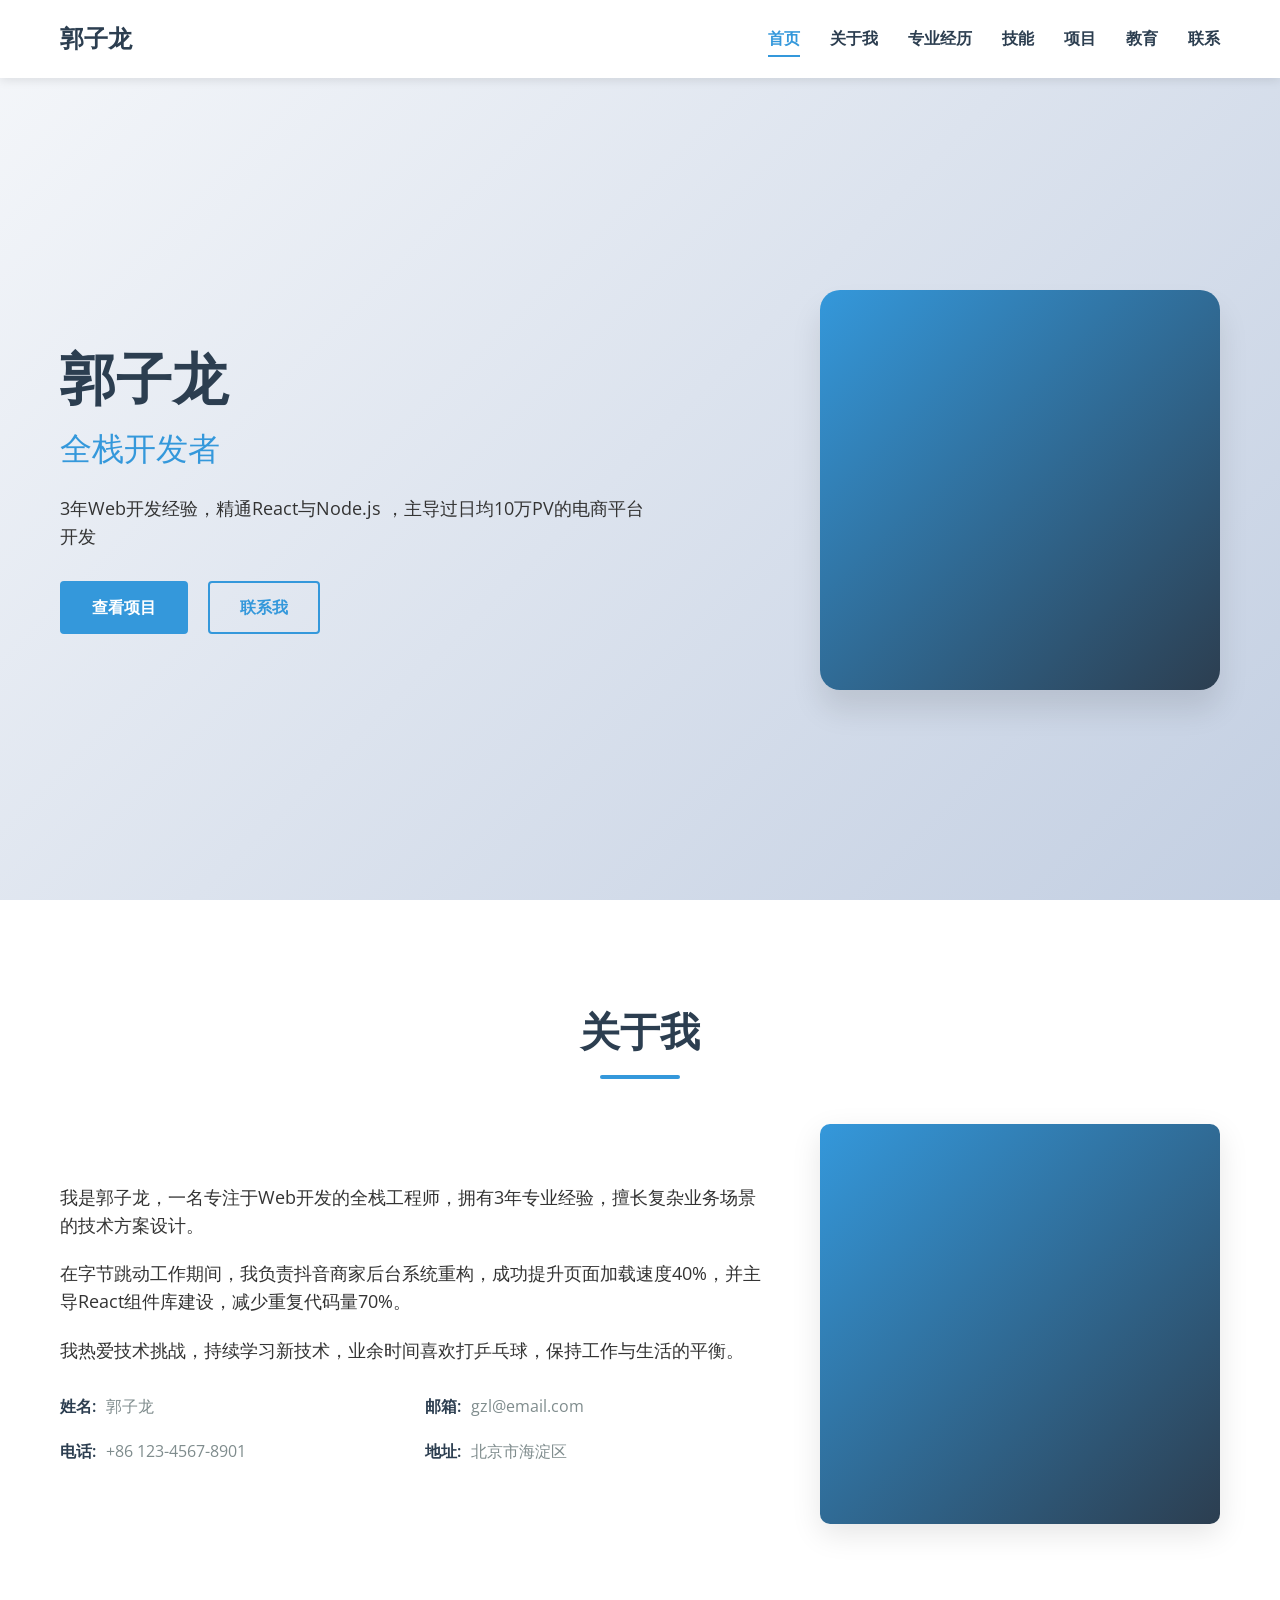
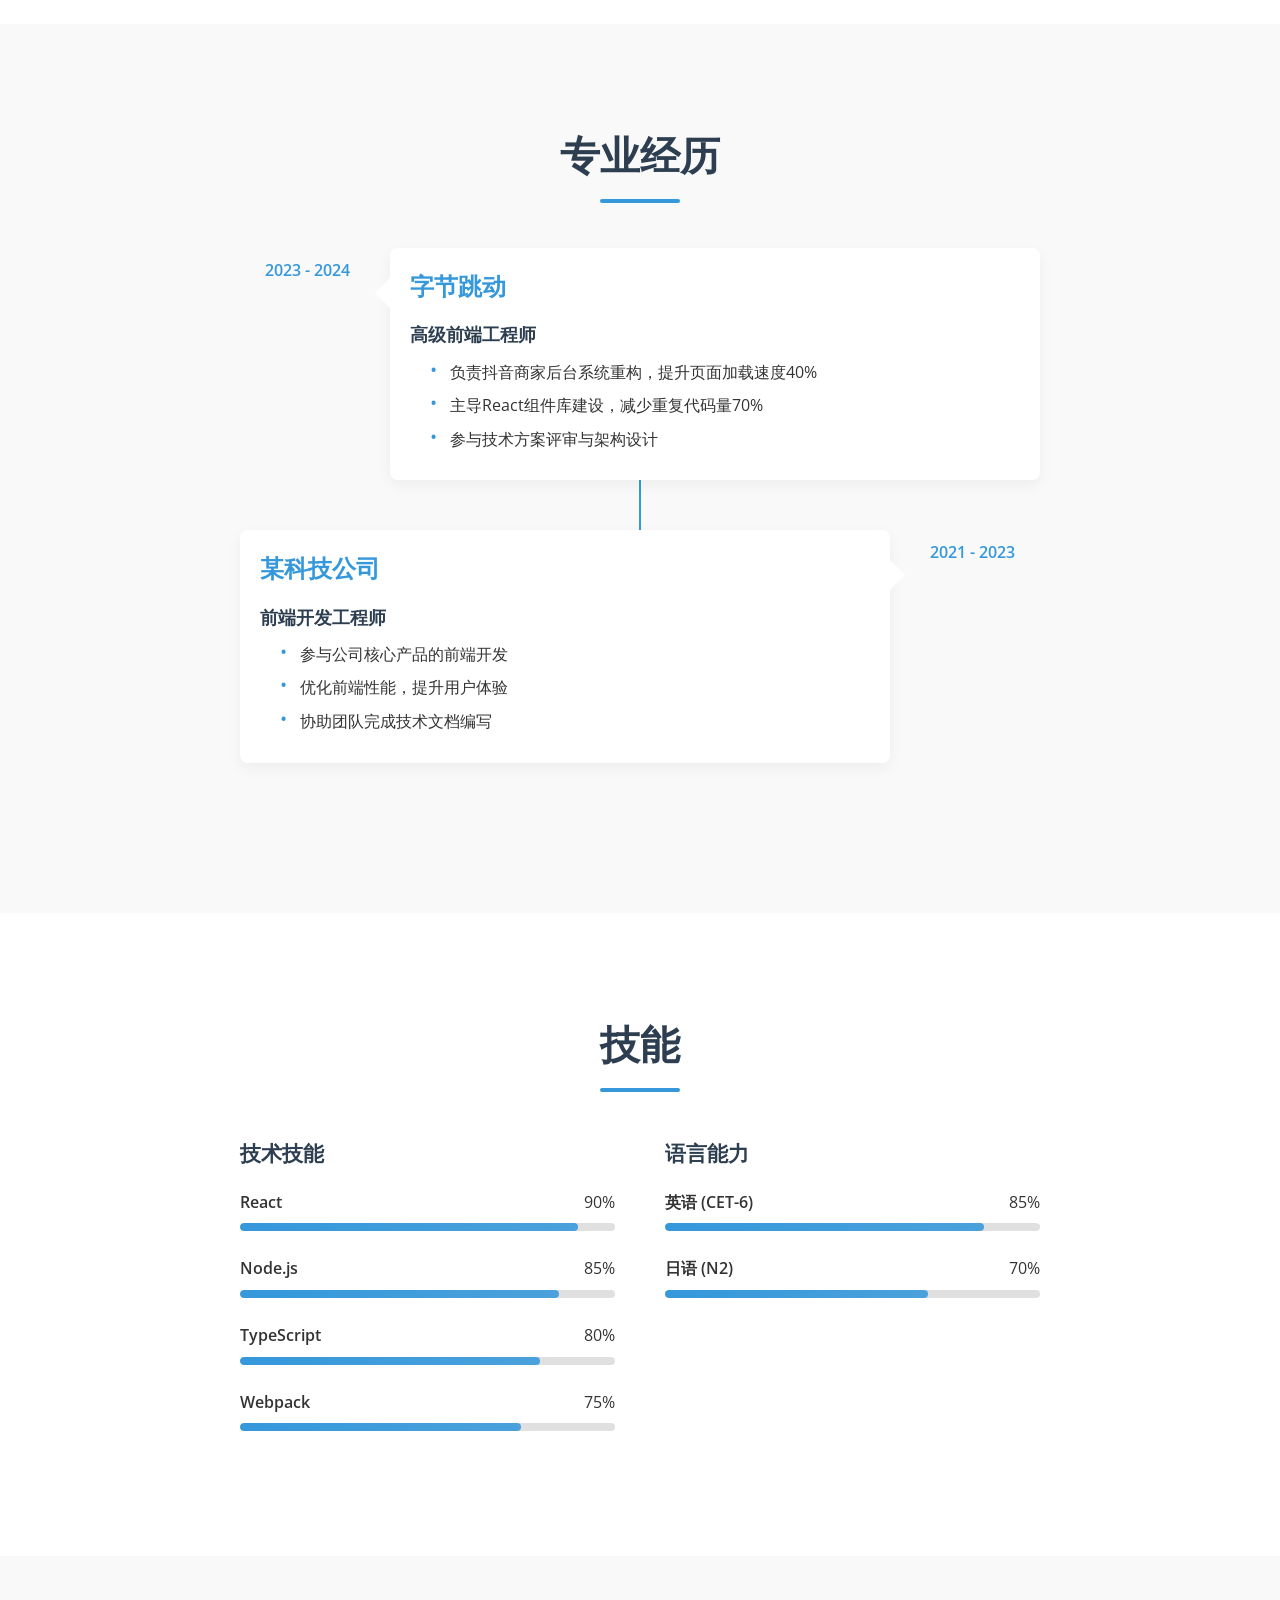
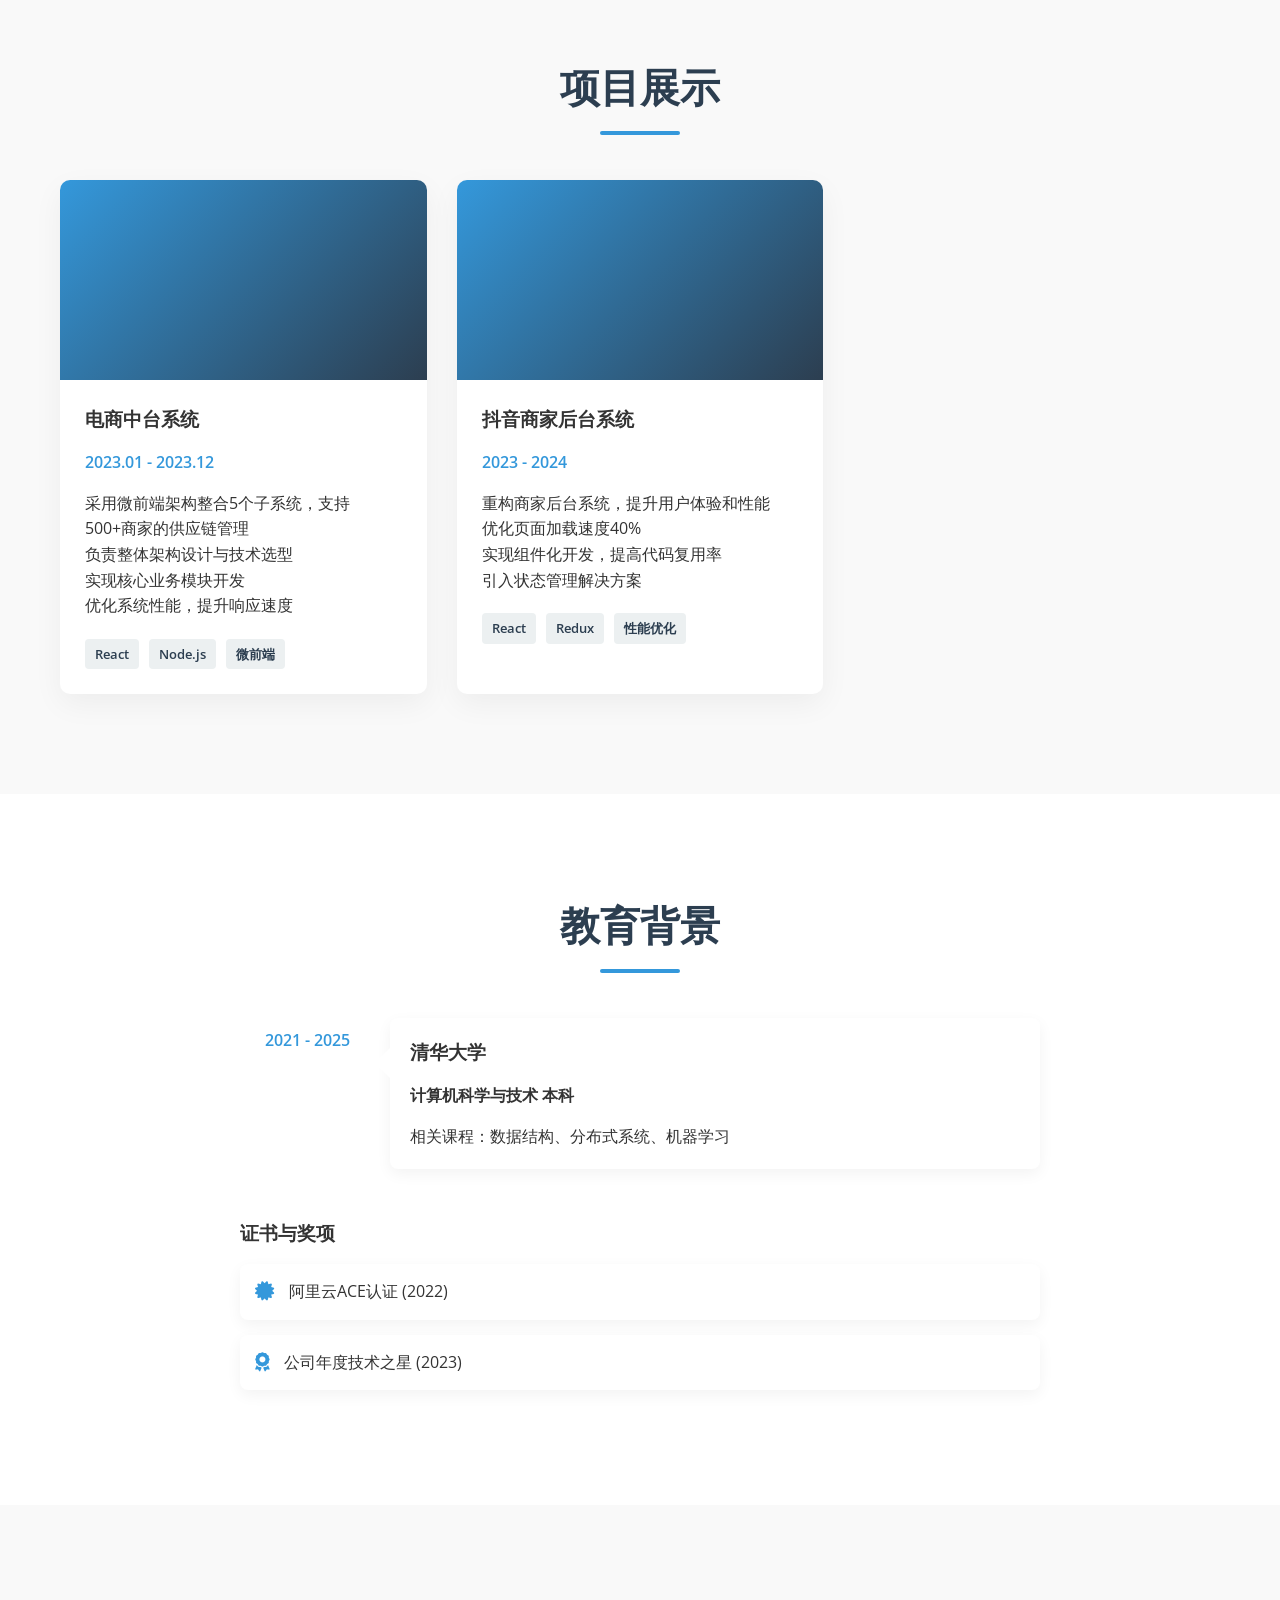
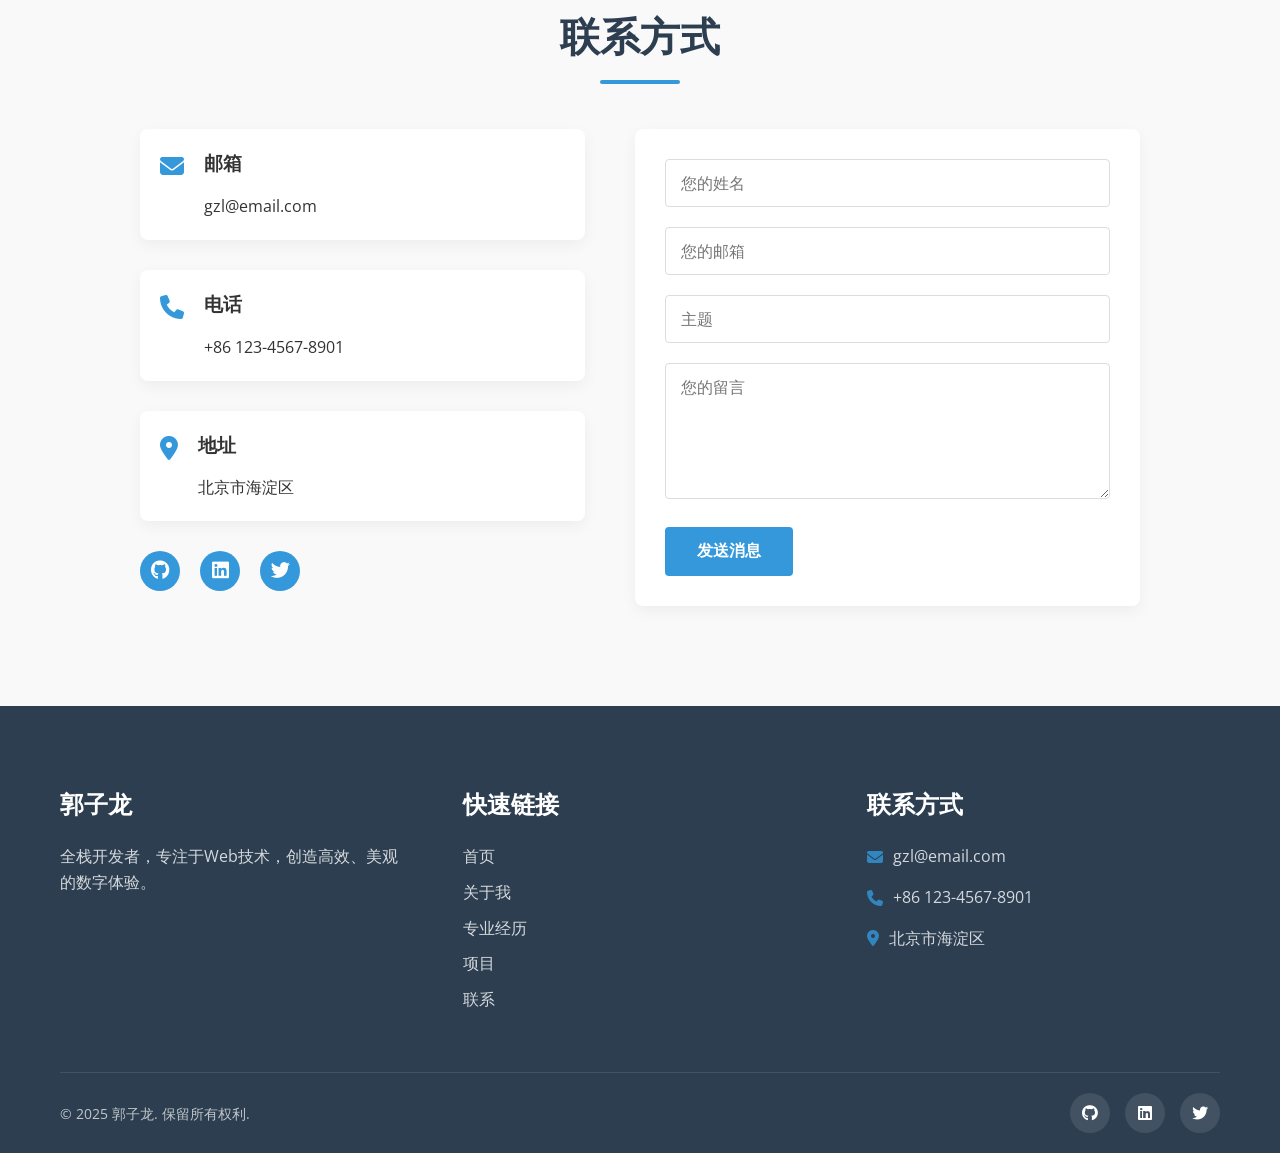
<file: 郭子龙/index.html>
<!DOCTYPE html>
<html lang="zh-CN">
<head>
    <meta charset="UTF-8">
    <meta name="viewport" content="width=device-width, initial-scale=1.0">
    <title>郭子龙 - 全栈开发者</title>
    <link rel="stylesheet" href="https://cdnjs.cloudflare.com/ajax/libs/font-awesome/6.4.0/css/all.min.css"> 
    <link href="https://fonts.googleapis.com/css2?family=Montserrat:wght@600;700&family=Open+Sans:wght@400;500&display=swap"  rel="stylesheet">
    <link rel="stylesheet" href="styles.css"> 
</head>
<body>
    <!-- 导航栏 -->
    <nav id="navbar">
        <div class="container">
            <a href="#" class="logo">郭子龙</a>
            <div class="nav-links">
                <a href="#home" class="nav-link active">首页</a>
                <a href="#about" class="nav-link">关于我</a>
                <a href="#experience" class="nav-link">专业经历</a>
                <a href="#skills" class="nav-link">技能</a>
                <a href="#projects" class="nav-link">项目</a>
                <a href="#education" class="nav-link">教育</a>
                <a href="#contact" class="nav-link">联系</a>
            </div>
            <button class="hamburger">
                <span></span>
                <span></span>
                <span></span>
            </button>
        </div>
    </nav>
 
    <!-- 首屏展示 -->
    <section id="home" class="hero">
        <div class="container">
            <div class="hero-content">
                <h1>郭子龙</h1>
                <h2>全栈开发者</h2>
                <p class="intro">3年Web开发经验，精通React与Node.js ，主导过日均10万PV的电商平台开发</p>
                <div class="hero-buttons">
                    <a href="#projects" class="btn btn-primary">查看项目</a>
                    <a href="#contact" class="btn btn-outline">联系我</a>
                </div>
            </div>
            <div class="hero-image">
                <div class="image-placeholder"></div>
            </div>
        </div>
    </section>
 
    <!-- 关于我 -->
    <section id="about" class="section">
        <div class="container">
            <h2 class="section-title">关于我</h2>
            <div class="about-content">
                <div class="about-text">
                    <p>我是郭子龙，一名专注于Web开发的全栈工程师，拥有3年专业经验，擅长复杂业务场景的技术方案设计。</p>
                    <p>在字节跳动工作期间，我负责抖音商家后台系统重构，成功提升页面加载速度40%，并主导React组件库建设，减少重复代码量70%。</p>
                    <p>我热爱技术挑战，持续学习新技术，业余时间喜欢打乒乓球，保持工作与生活的平衡。</p>
                    <div class="personal-info">
                        <div class="info-item">
                            <span class="info-label">姓名:</span>
                            <span class="info-value">郭子龙</span>
                        </div>
                        <div class="info-item">
                            <span class="info-label">邮箱:</span>
                            <span class="info-value">gzl@email.com</span> 
                        </div>
                        <div class="info-item">
                            <span class="info-label">电话:</span>
                            <span class="info-value">+86 123-4567-8901</span>
                        </div>
                        <div class="info-item">
                            <span class="info-label">地址:</span>
                            <span class="info-value">北京市海淀区</span>
                        </div>
                    </div>
                </div>
                <div class="about-image">
                    <div class="image-placeholder"></div>
                </div>
            </div>
        </div>
    </section>
 
    <!-- 专业经历 -->
    <section id="experience" class="section bg-light">
        <div class="container">
            <h2 class="section-title">专业经历</h2>
            <div class="timeline">
                <div class="timeline-item">
                    <div class="timeline-date">2023 - 2024</div>
                    <div class="timeline-content">
                        <h3>字节跳动</h3>
                        <h4>高级前端工程师</h4>
                        <ul>
                            <li>负责抖音商家后台系统重构，提升页面加载速度40%</li>
                            <li>主导React组件库建设，减少重复代码量70%</li>
                            <li>参与技术方案评审与架构设计</li>
                        </ul>
                    </div>
                </div>
                <div class="timeline-item">
                    <div class="timeline-date">2021 - 2023</div>
                    <div class="timeline-content">
                        <h3>某科技公司</h3>
                        <h4>前端开发工程师</h4>
                        <ul>
                            <li>参与公司核心产品的前端开发</li>
                            <li>优化前端性能，提升用户体验</li>
                            <li>协助团队完成技术文档编写</li>
                        </ul>
                    </div>
                </div>
            </div>
        </div>
    </section>
 
    <!-- 技能 -->
    <section id="skills" class="section">
        <div class="container">
            <h2 class="section-title">技能</h2>
            <div class="skills-container">
                <div class="skills-category">
                    <h3>技术技能</h3>
                    <div class="skill-item">
                        <div class="skill-info">
                            <span>React</span>
                            <span>90%</span>
                        </div>
                        <div class="skill-bar">
                            <div class="skill-progress" style="width: 90%"></div>
                        </div>
                    </div>
                    <div class="skill-item">
                        <div class="skill-info">
                            <span>Node.js</span> 
                            <span>85%</span>
                        </div>
                        <div class="skill-bar">
                            <div class="skill-progress" style="width: 85%"></div>
                        </div>
                    </div>
                    <div class="skill-item">
                        <div class="skill-info">
                            <span>TypeScript</span>
                            <span>80%</span>
                        </div>
                        <div class="skill-bar">
                            <div class="skill-progress" style="width: 80%"></div>
                        </div>
                    </div>
                    <div class="skill-item">
                        <div class="skill-info">
                            <span>Webpack</span>
                            <span>75%</span>
                        </div>
                        <div class="skill-bar">
                            <div class="skill-progress" style="width: 75%"></div>
                        </div>
                    </div>
                </div>
                <div class="skills-category">
                    <h3>语言能力</h3>
                    <div class="skill-item">
                        <div class="skill-info">
                            <span>英语 (CET-6)</span>
                            <span>85%</span>
                        </div>
                        <div class="skill-bar">
                            <div class="skill-progress" style="width: 85%"></div>
                        </div>
                    </div>
                    <div class="skill-item">
                        <div class="skill-info">
                            <span>日语 (N2)</span>
                            <span>70%</span>
                        </div>
                        <div class="skill-bar">
                            <div class="skill-progress" style="width: 70%"></div>
                        </div>
                    </div>
                </div>
            </div>
        </div>
    </section>
 
    <!-- 项目展示 -->
    <section id="projects" class="section bg-light">
        <div class="container">
            <h2 class="section-title">项目展示</h2>
            <div class="projects-grid">
                <div class="project-card">
                    <div class="project-image">
                        <div class="image-placeholder"></div>
                    </div>
                    <div class="project-content">
                        <h3>电商中台系统</h3>
                        <span class="project-date">2023.01 - 2023.12</span>
                        <p>采用微前端架构整合5个子系统，支持500+商家的供应链管理</p>
                        <ul>
                            <li>负责整体架构设计与技术选型</li>
                            <li>实现核心业务模块开发</li>
                            <li>优化系统性能，提升响应速度</li>
                        </ul>
                        <div class="project-tech">
                            <span>React</span>
                            <span>Node.js</span> 
                            <span>微前端</span>
                        </div>
                    </div>
                </div>
                <div class="project-card">
                    <div class="project-image">
                        <div class="image-placeholder"></div>
                    </div>
                    <div class="project-content">
                        <h3>抖音商家后台系统</h3>
                        <span class="project-date">2023 - 2024</span>
                        <p>重构商家后台系统，提升用户体验和性能</p>
                        <ul>
                            <li>优化页面加载速度40%</li>
                            <li>实现组件化开发，提高代码复用率</li>
                            <li>引入状态管理解决方案</li>
                        </ul>
                        <div class="project-tech">
                            <span>React</span>
                            <span>Redux</span>
                            <span>性能优化</span>
                        </div>
                    </div>
                </div>
            </div>
        </div>
    </section>
 
    <!-- 教育背景 -->
    <section id="education" class="section">
        <div class="container">
            <h2 class="section-title">教育背景</h2>
            <div class="education-content">
                <div class="education-item">
                    <div class="education-date">2021 - 2025</div>
                    <div class="education-details">
                        <h3>清华大学</h3>
                        <h4>计算机科学与技术 本科</h4>
                        <p>相关课程：数据结构、分布式系统、机器学习</p>
                    </div>
                </div>
                <div class="certificates">
                    <h3>证书与奖项</h3>
                    <div class="certificate-item">
                        <i class="fas fa-certificate"></i>
                        <span>阿里云ACE认证 (2022)</span>
                    </div>
                    <div class="certificate-item">
                        <i class="fas fa-award"></i>
                        <span>公司年度技术之星 (2023)</span>
                    </div>
                </div>
            </div>
        </div>
    </section>
 
    <!-- 联系方式 -->
    <section id="contact" class="section bg-light">
        <div class="container">
            <h2 class="section-title">联系方式</h2>
            <div class="contact-container">
                <div class="contact-info">
                    <div class="contact-item">
                        <i class="fas fa-envelope"></i>
                        <div>
                            <h3>邮箱</h3>
                            <p>gzl@email.com</p> 
                        </div>
                    </div>
                    <div class="contact-item">
                        <i class="fas fa-phone"></i>
                        <div>
                            <h3>电话</h3>
                            <p>+86 123-4567-8901</p>
                        </div>
                    </div>
                    <div class="contact-item">
                        <i class="fas fa-map-marker-alt"></i>
                        <div>
                            <h3>地址</h3>
                            <p>北京市海淀区</p>
                        </div>
                    </div>
                    <div class="contact-social">
                        <a href="https://github.com/zhangsan"  target="_blank"><i class="fab fa-github"></i></a>
                        <a href="#"><i class="fab fa-linkedin"></i></a>
                        <a href="#"><i class="fab fa-twitter"></i></a>
                    </div>
                </div>
                <div class="contact-form">
                    <form id="contactForm">
                        <div class="form-group">
                            <input type="text" id="name" placeholder="您的姓名" required>
                        </div>
                        <div class="form-group">
                            <input type="email" id="email" placeholder="您的邮箱" required>
                        </div>
                        <div class="form-group">
                            <input type="text" id="subject" placeholder="主题">
                        </div>
                        <div class="form-group">
                            <textarea id="message" rows="5" placeholder="您的留言" required></textarea>
                        </div>
                        <button type="submit" class="btn btn-primary">发送消息</button>
                    </form>
                </div>
            </div>
        </div>
    </section>
 
    <!-- 页脚 -->
    <footer id="footer">
        <div class="container">
            <div class="footer-content">
                <div class="footer-about">
                    <h3>郭子龙</h3>
                    <p>全栈开发者，专注于Web技术，创造高效、美观的数字体验。</p>
                </div>
                <div class="footer-links">
                    <h3>快速链接</h3>
                    <ul>
                        <li><a href="#home">首页</a></li>
                        <li><a href="#about">关于我</a></li>
                        <li><a href="#experience">专业经历</a></li>
                        <li><a href="#projects">项目</a></li>
                        <li><a href="#contact">联系</a></li>
                    </ul>
                </div>
                <div class="footer-contact">
                    <h3>联系方式</h3>
                    <ul>
                        <li><i class="fas fa-envelope"></i> gzl@email.com</li> 
                        <li><i class="fas fa-phone"></i> +86 123-4567-8901</li>
                        <li><i class="fas fa-map-marker-alt"></i> 北京市海淀区</li>
                    </ul>
                </div>
            </div>
            <div class="footer-bottom">
                <p>&copy; 2025 郭子龙. 保留所有权利.</p>
                <div class="footer-social">
                    <a href="https://github.com/zhangsan"  target="_blank"><i class="fab fa-github"></i></a>
                    <a href="#"><i class="fab fa-linkedin"></i></a>
                    <a href="#"><i class="fab fa-twitter"></i></a>
                </div>
            </div>
        </div>
    </footer>
 
    <!-- 返回顶部按钮 -->
    <a href="#home" class="back-to-top"><i class="fas fa-arrow-up"></i></a>
 
    <script src="script.js"></script> 
</body>
</html>
</file>
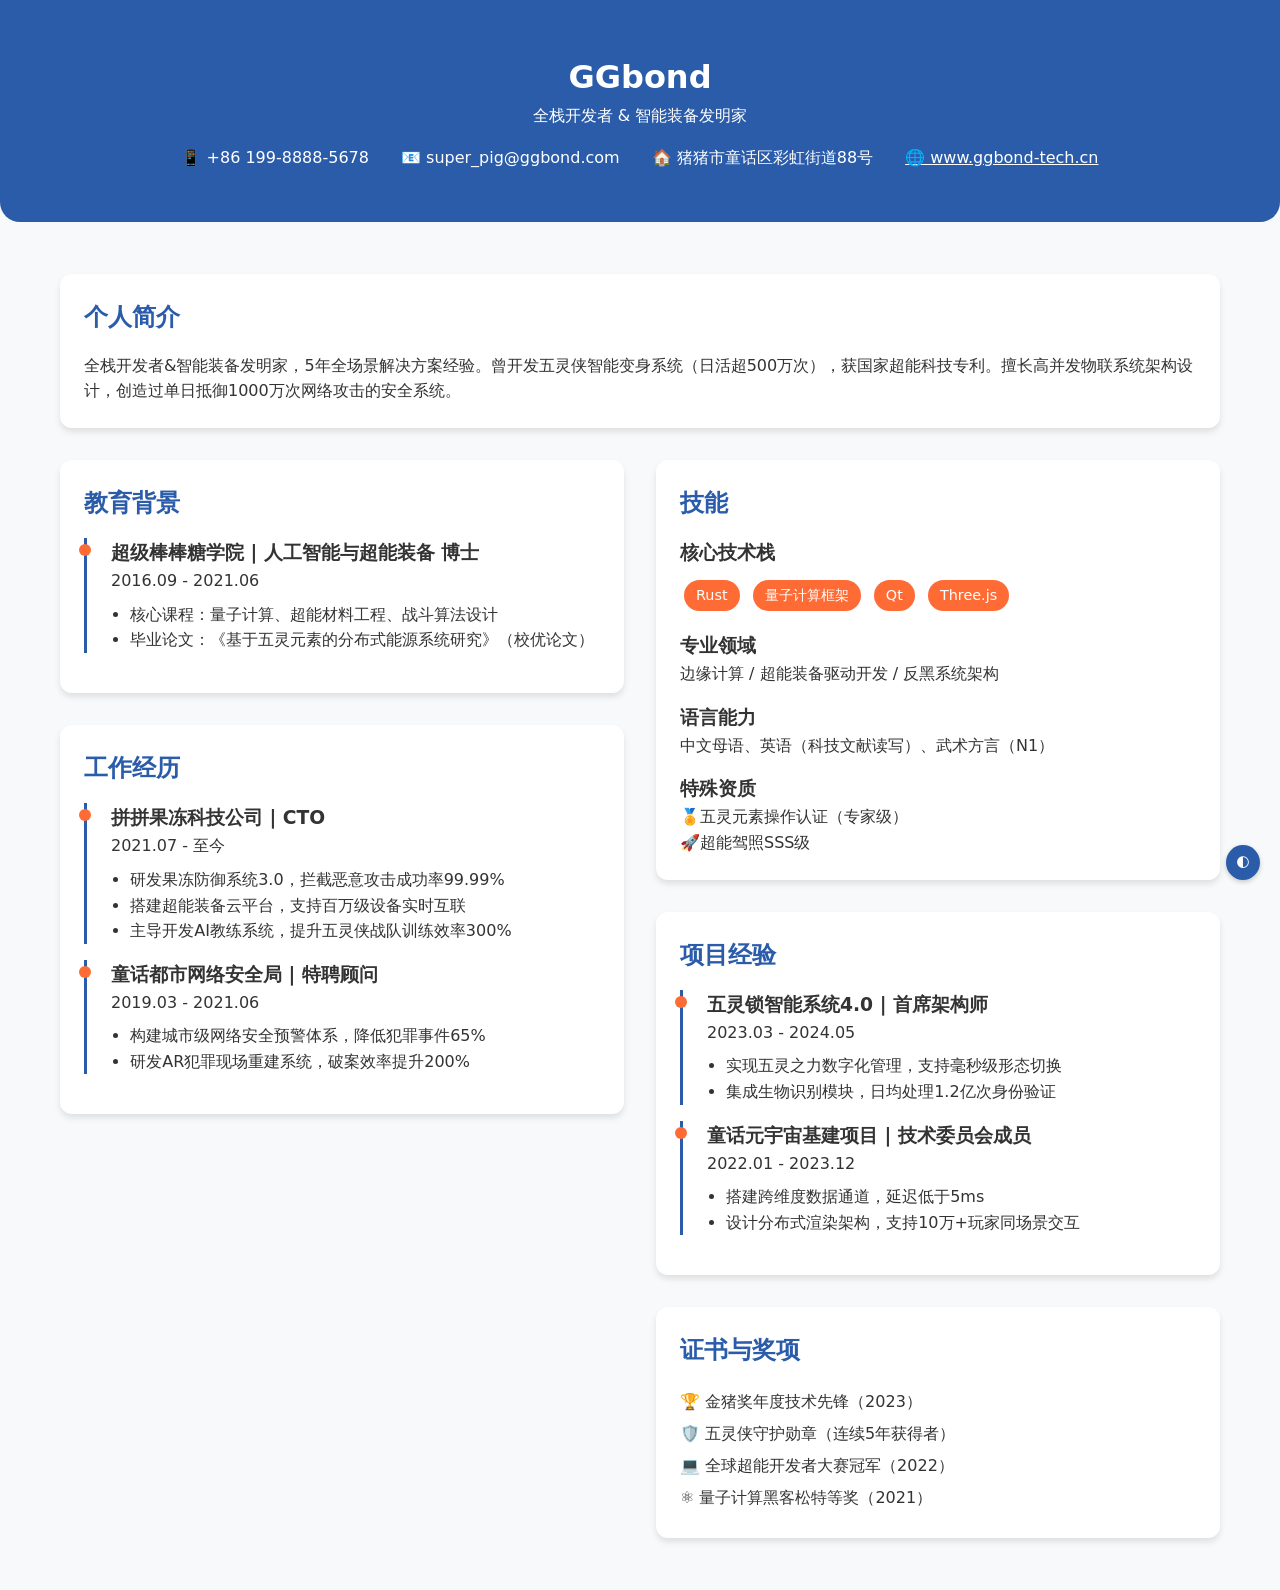
<file: 陈志强/index.html>
<!DOCTYPE html>
<html lang="zh-CN">
<head>
    <meta charset="UTF-8">
    <meta name="viewport" content="width=device-width, initial-scale=1.0">
    <title>GGbond - 全栈开发者简历</title>
    <link rel="stylesheet" href="style.css">
</head>
<body>
    <button id="theme-toggle" title="切换主题">🌓</button>
    
    <header class="header">
        <div class="container">
            <h1>GGbond</h1>
            <p>全栈开发者 & 智能装备发明家</p>
            <div class="contact-info">
                <span>📱 +86 199-8888-5678</span>
                <span>📧 super_pig@ggbond.com</span>
                <span>🏠 猪猪市童话区彩虹街道88号</span>
                <a href="https://www.ggbond-tech.cn" style="color: white;">🌐 www.ggbond-tech.cn</a>
            </div>
        </div>
    </header>

    <main class="container">
        <section class="section-card">
            <h2 style="color: var(--primary-color); margin-bottom: 1rem;">个人简介</h2>
            <p>全栈开发者&智能装备发明家，5年全场景解决方案经验。曾开发五灵侠智能变身系统（日活超500万次），获国家超能科技专利。擅长高并发物联系统架构设计，创造过单日抵御1000万次网络攻击的安全系统。</p>
        </section>

        <div class="columns">
            <div>
                <section class="section-card">
                    <h2 style="color: var(--primary-color); margin-bottom: 1rem;">教育背景</h2>
                    <div class="timeline-item">
                        <h3>超级棒棒糖学院 | 人工智能与超能装备 博士</h3>
                        <p>2016.09 - 2021.06</p>
                        <ul style="margin-top: 0.5rem; padding-left: 1.2rem;">
                            <li>核心课程：量子计算、超能材料工程、战斗算法设计</li>
                            <li>毕业论文：《基于五灵元素的分布式能源系统研究》（校优论文）</li>
                        </ul>
                    </div>
                </section>

                <section class="section-card">
                    <h2 style="color: var(--primary-color); margin-bottom: 1rem;">工作经历</h2>
                    <div class="timeline-item">
                        <h3>拼拼果冻科技公司 | CTO</h3>
                        <p>2021.07 - 至今</p>
                        <ul style="margin-top: 0.5rem; padding-left: 1.2rem;">
                            <li>研发果冻防御系统3.0，拦截恶意攻击成功率99.99%</li>
                            <li>搭建超能装备云平台，支持百万级设备实时互联</li>
                            <li>主导开发AI教练系统，提升五灵侠战队训练效率300%</li>
                        </ul>
                    </div>
                    <div class="timeline-item">
                        <h3>童话都市网络安全局 | 特聘顾问</h3>
                        <p>2019.03 - 2021.06</p>
                        <ul style="margin-top: 0.5rem; padding-left: 1.2rem;">
                            <li>构建城市级网络安全预警体系，降低犯罪事件65%</li>
                            <li>研发AR犯罪现场重建系统，破案效率提升200%</li>
                        </ul>
                    </div>
                </section>
            </div>

            <div>
                <section class="section-card">
                    <h2 style="color: var(--primary-color); margin-bottom: 1rem;">技能</h2>
                    <div>
                        <h3>核心技术栈</h3>
                        <div style="margin: 0.5rem 0;">
                            <span class="skill-tag">Rust</span>
                            <span class="skill-tag">量子计算框架</span>
                            <span class="skill-tag">Qt</span>
                            <span class="skill-tag">Three.js</span>
                        </div>

                        <h3 style="margin-top: 1rem;">专业领域</h3>
                        <p>边缘计算 / 超能装备驱动开发 / 反黑系统架构</p>

                        <h3 style="margin-top: 1rem;">语言能力</h3>
                        <p>中文母语、英语（科技文献读写）、武术方言（N1）</p>

                        <h3 style="margin-top: 1rem;">特殊资质</h3>
                        <p>🏅五灵元素操作认证（专家级）<br>🚀超能驾照SSS级</p>
                    </div>
                </section>

                <section class="section-card">
                    <h2 style="color: var(--primary-color); margin-bottom: 1rem;">项目经验</h2>
                    <div class="timeline-item">
                        <h3>五灵锁智能系统4.0 | 首席架构师</h3>
                        <p>2023.03 - 2024.05</p>
                        <ul style="margin-top: 0.5rem; padding-left: 1.2rem;">
                            <li>实现五灵之力数字化管理，支持毫秒级形态切换</li>
                            <li>集成生物识别模块，日均处理1.2亿次身份验证</li>
                        </ul>
                    </div>
                    <div class="timeline-item">
                        <h3>童话元宇宙基建项目 | 技术委员会成员</h3>
                        <p>2022.01 - 2023.12</p>
                        <ul style="margin-top: 0.5rem; padding-left: 1.2rem;">
                            <li>搭建跨维度数据通道，延迟低于5ms</li>
                            <li>设计分布式渲染架构，支持10万+玩家同场景交互</li>
                        </ul>
                    </div>
                </section>

                <section class="section-card">
                    <h2 style="color: var(--primary-color); margin-bottom: 1rem;">证书与奖项</h2>
                    <div id="awards-container" style="line-height: 2;"></div>
                </section>
            </div>
        </div>
    </main>

    <script src="script.js"></script>
</body>
</html>
</file>
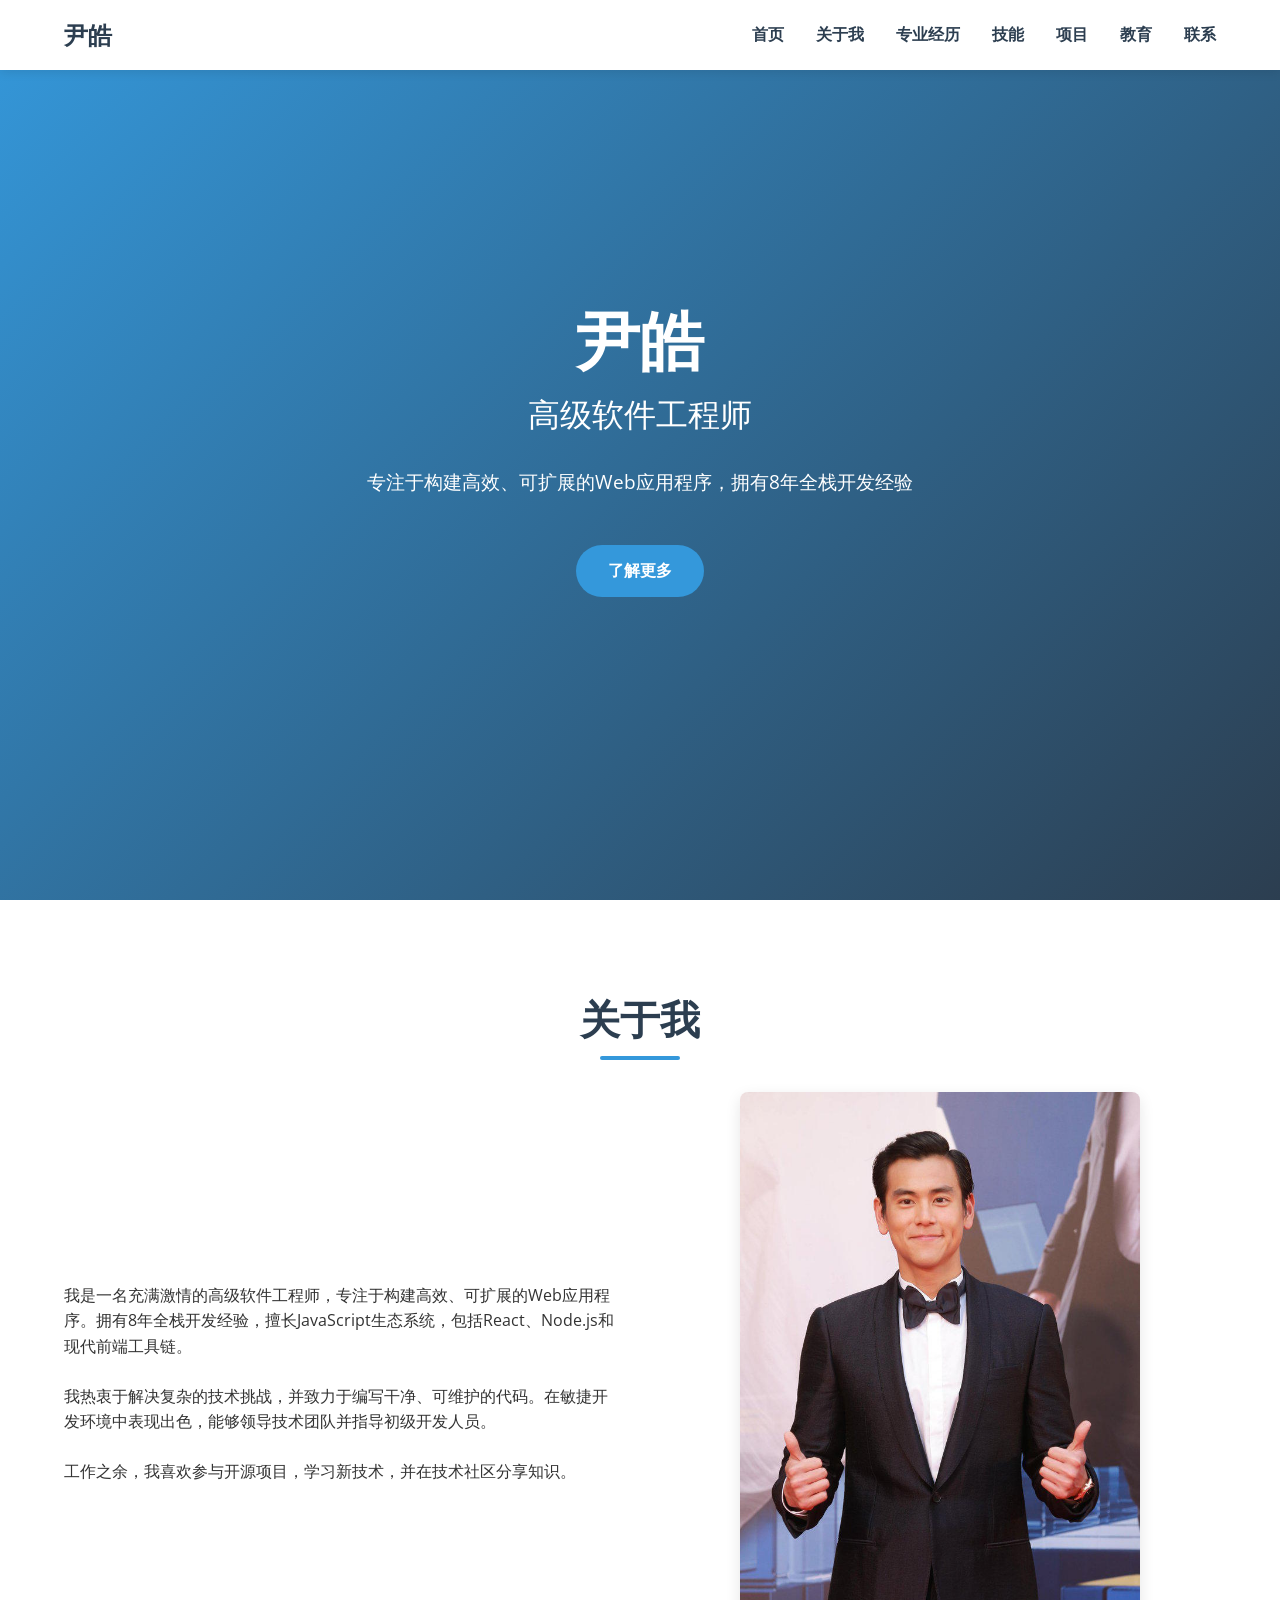
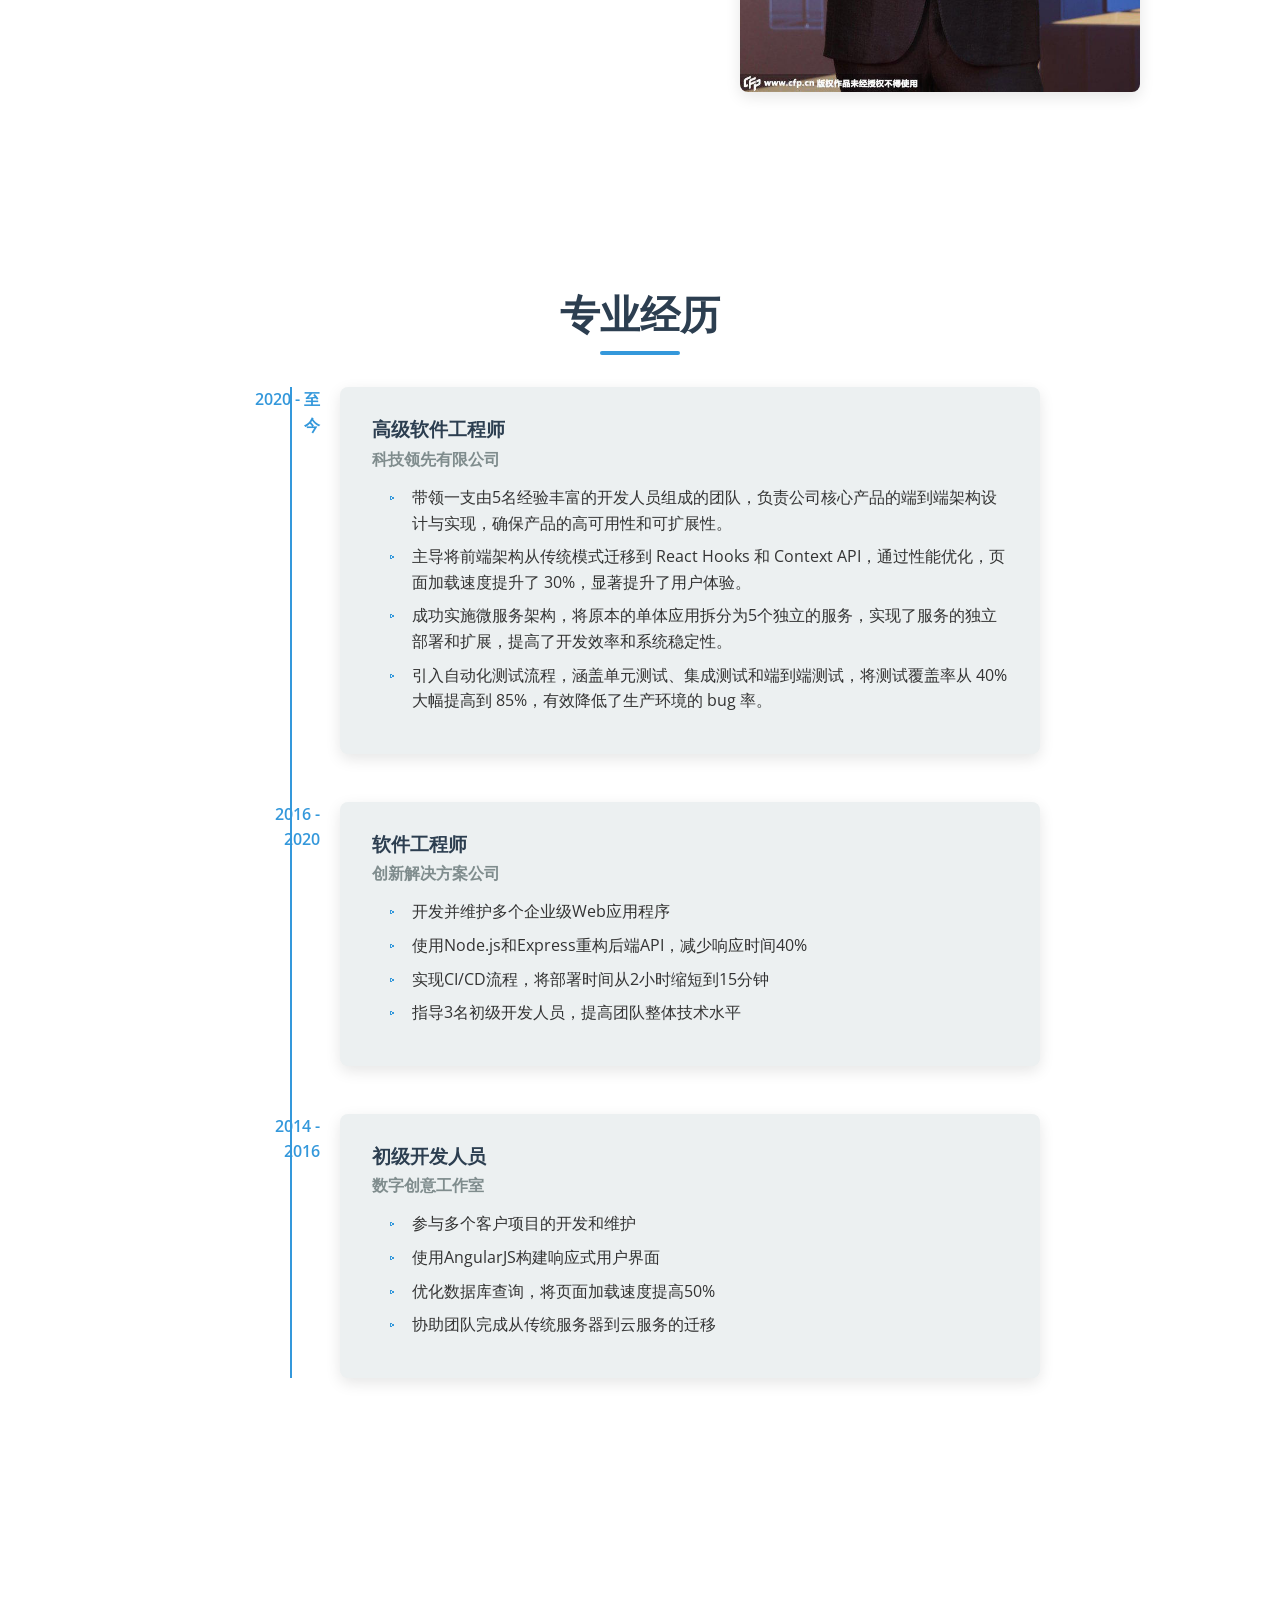
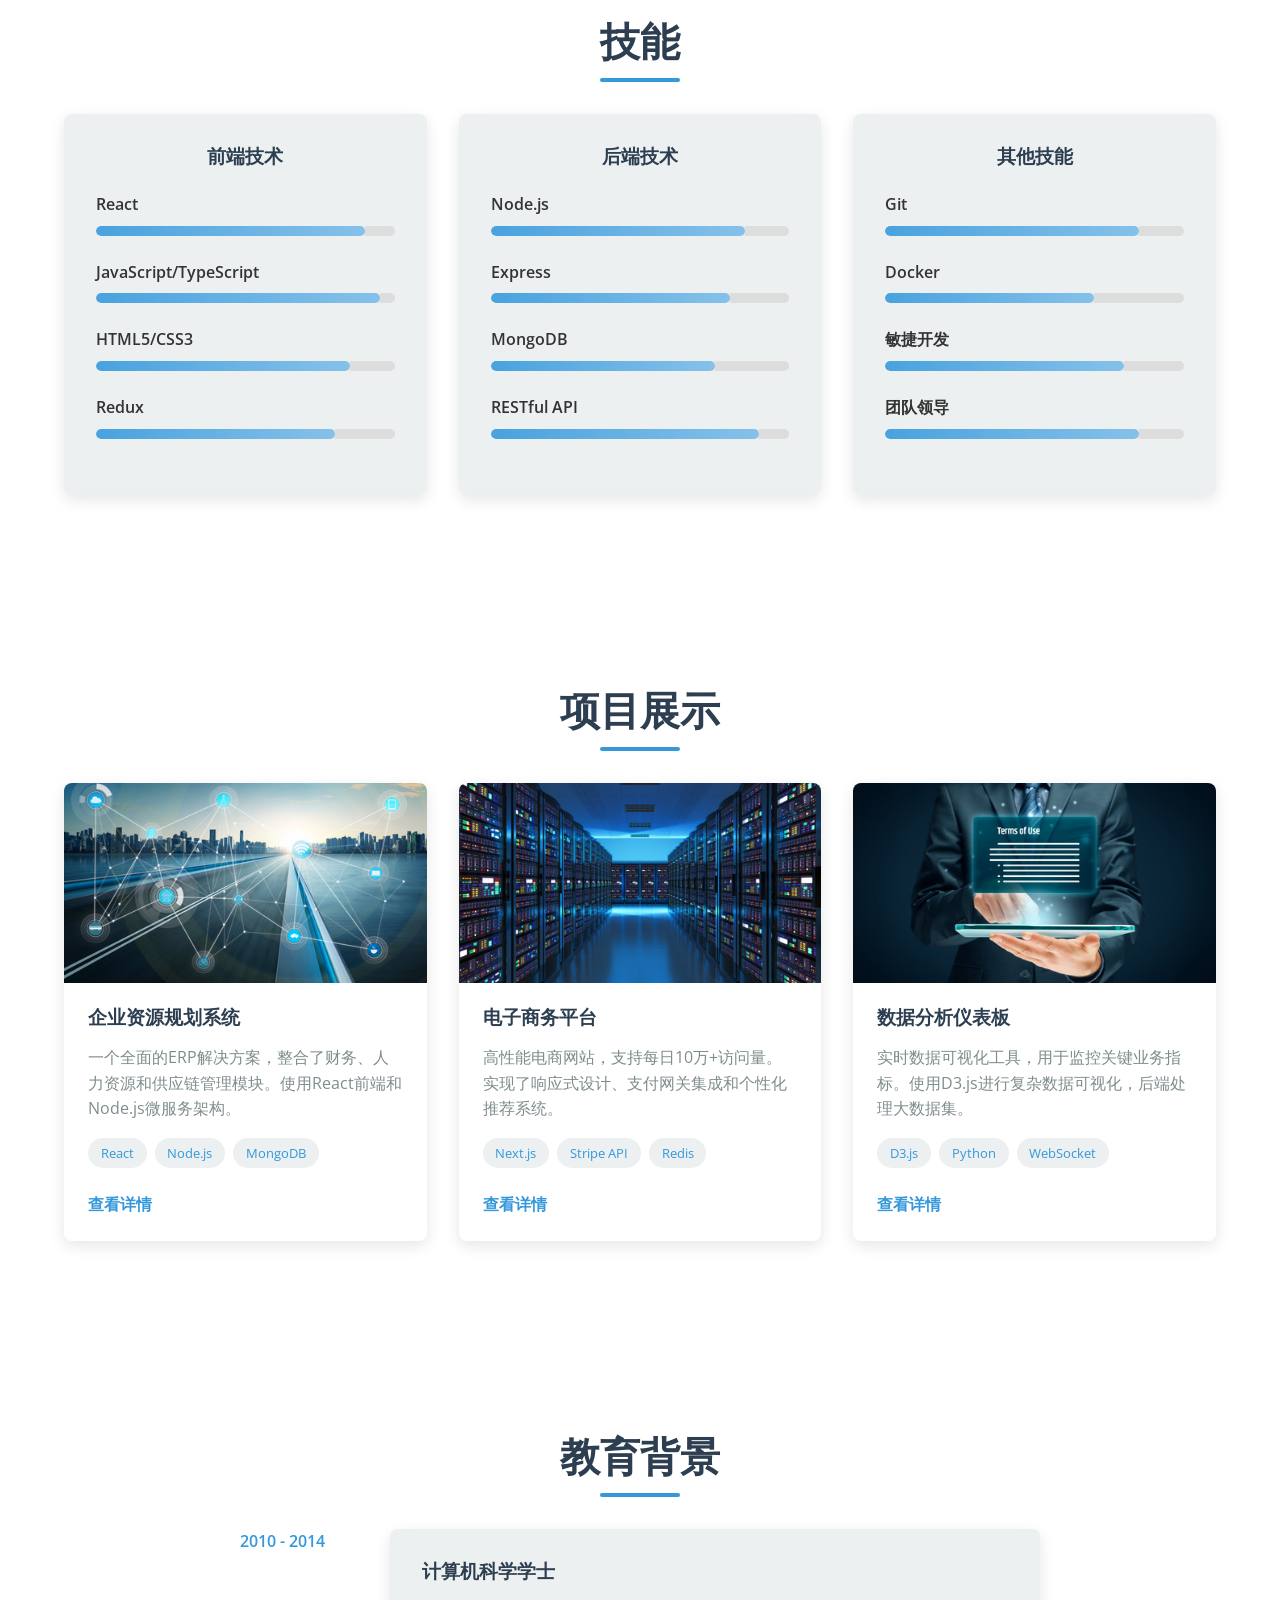
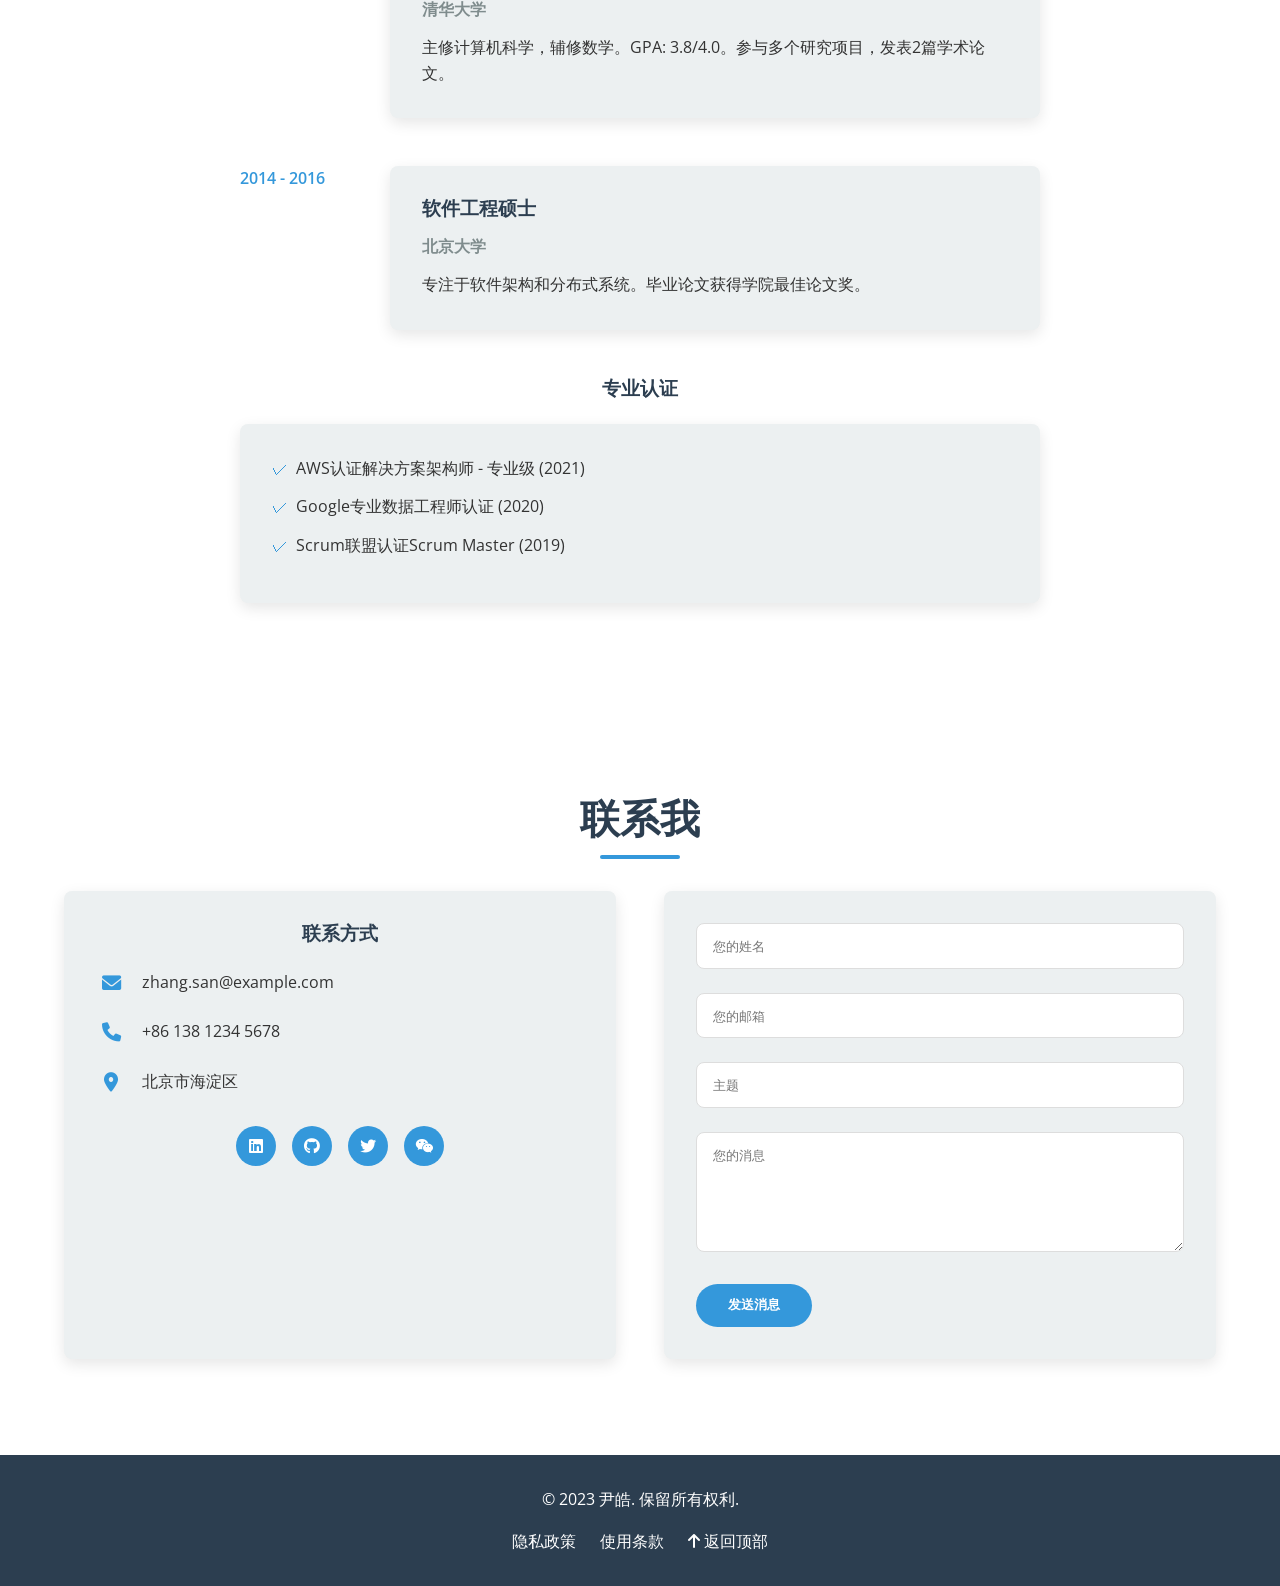
<file: 尹皓/4.26/index.html>
<!DOCTYPE html>
<html lang="zh-CN">
<head>
    <meta charset="UTF-8">
    <meta name="viewport" content="width=device-width, initial-scale=1.0">
    <title>尹皓 - 高级软件工程师</title>
    <link rel="stylesheet" href="https://fonts.googleapis.com/css2?family=Montserrat:wght@400;600;700&family=Open+Sans:wght@400;600&display=swap">
    <link rel="stylesheet" href="https://cdnjs.cloudflare.com/ajax/libs/font-awesome/6.0.0-beta3/css/all.min.css">
    <link rel="stylesheet" href="styles.css">
</head>
<body>
    <!-- 导航栏 -->
    <nav id="navbar">
        <div class="container">
            <a href="#" class="logo">尹皓</a>
            <ul class="nav-links">
                <li><a href="#home">首页</a></li>
                <li><a href="#about">关于我</a></li>
                <li><a href="#experience">专业经历</a></li>
                <li><a href="#skills">技能</a></li>
                <li><a href="#projects">项目</a></li>
                <li><a href="#education">教育</a></li>
                <li><a href="#contact">联系</a></li>
            </ul>
            <div class="hamburger">
                <span></span>
                <span></span>
                <span></span>
            </div>
        </div>
    </nav>

    <!-- 首屏展示 -->
    <section id="home" class="hero">
        <div class="container">
            <h1>尹皓</h1>
            <h2>高级软件工程师</h2>
            <p class="intro">专注于构建高效、可扩展的Web应用程序，拥有8年全栈开发经验</p>
            <a href="#about" class="btn">了解更多</a>
        </div>
    </section>

    <!-- 关于我 -->
    <section id="about" class="section">
        <div class="container">
            <h2 class="section-title">关于我</h2>
            <div class="about-content">
                <div class="about-text">
                    <p>我是一名充满激情的高级软件工程师，专注于构建高效、可扩展的Web应用程序。拥有8年全栈开发经验，擅长JavaScript生态系统，包括React、Node.js和现代前端工具链。</p>
                    <p>我热衷于解决复杂的技术挑战，并致力于编写干净、可维护的代码。在敏捷开发环境中表现出色，能够领导技术团队并指导初级开发人员。</p>
                    <p>工作之余，我喜欢参与开源项目，学习新技术，并在技术社区分享知识。</p>
                </div>
                <div class="about-image">
                    <!-- 替换为真实的个人照片 -->
                    <img src="R-C.jpg" alt="尹皓的照片">
                </div>
            </div>
        </div>
    </section>

    <!-- 专业经历 -->
    <section id="experience" class="section">
        <div class="container">
            <h2 class="section-title">专业经历</h2>
            <div class="timeline">
                <div class="timeline-item">
                    <div class="timeline-date">2020 - 至今</div>
                    <div class="timeline-content">
                        <h3>高级软件工程师</h3>
                        <h4>科技领先有限公司</h4>
                        <ul>
                            <li>带领一支由5名经验丰富的开发人员组成的团队，负责公司核心产品的端到端架构设计与实现，确保产品的高可用性和可扩展性。</li>
                            <li>主导将前端架构从传统模式迁移到 React Hooks 和 Context API，通过性能优化，页面加载速度提升了 30%，显著提升了用户体验。</li>
                            <li>成功实施微服务架构，将原本的单体应用拆分为5个独立的服务，实现了服务的独立部署和扩展，提高了开发效率和系统稳定性。</li>
                            <li>引入自动化测试流程，涵盖单元测试、集成测试和端到端测试，将测试覆盖率从 40% 大幅提高到 85%，有效降低了生产环境的 bug 率。</li>
                        </ul>
                    </div>
                </div>
                <div class="timeline-item">
                    <div class="timeline-date">2016 - 2020</div>
                    <div class="timeline-content">
                        <h3>软件工程师</h3>
                        <h4>创新解决方案公司</h4>
                        <ul>
                            <li>开发并维护多个企业级Web应用程序</li>
                            <li>使用Node.js和Express重构后端API，减少响应时间40%</li>
                            <li>实现CI/CD流程，将部署时间从2小时缩短到15分钟</li>
                            <li>指导3名初级开发人员，提高团队整体技术水平</li>
                        </ul>
                    </div>
                </div>
                <div class="timeline-item">
                    <div class="timeline-date">2014 - 2016</div>
                    <div class="timeline-content">
                        <h3>初级开发人员</h3>
                        <h4>数字创意工作室</h4>
                        <ul>
                            <li>参与多个客户项目的开发和维护</li>
                            <li>使用AngularJS构建响应式用户界面</li>
                            <li>优化数据库查询，将页面加载速度提高50%</li>
                            <li>协助团队完成从传统服务器到云服务的迁移</li>
                        </ul>
                    </div>
                </div>
            </div>
        </div>
    </section>

    <!-- 技能 -->
    <section id="skills" class="section">
        <div class="container">
            <h2 class="section-title">技能</h2>
            <div class="skills-container">
                <div class="skill-category">
                    <h3>前端技术</h3>
                    <div class="skill-item">
                        <span>React</span>
                        <div class="skill-bar">
                            <div class="skill-level" style="width: 90%;"></div>
                        </div>
                    </div>
                    <div class="skill-item">
                        <span>JavaScript/TypeScript</span>
                        <div class="skill-bar">
                            <div class="skill-level" style="width: 95%;"></div>
                        </div>
                    </div>
                    <div class="skill-item">
                        <span>HTML5/CSS3</span>
                        <div class="skill-bar">
                            <div class="skill-level" style="width: 85%;"></div>
                        </div>
                    </div>
                    <div class="skill-item">
                        <span>Redux</span>
                        <div class="skill-bar">
                            <div class="skill-level" style="width: 80%;"></div>
                        </div>
                    </div>
                </div>
                <div class="skill-category">
                    <h3>后端技术</h3>
                    <div class="skill-item">
                        <span>Node.js</span>
                        <div class="skill-bar">
                            <div class="skill-level" style="width: 85%;"></div>
                        </div>
                    </div>
                    <div class="skill-item">
                        <span>Express</span>
                        <div class="skill-bar">
                            <div class="skill-level" style="width: 80%;"></div>
                        </div>
                    </div>
                    <div class="skill-item">
                        <span>MongoDB</span>
                        <div class="skill-bar">
                            <div class="skill-level" style="width: 75%;"></div>
                        </div>
                    </div>
                    <div class="skill-item">
                        <span>RESTful API</span>
                        <div class="skill-bar">
                            <div class="skill-level" style="width: 90%;"></div>
                        </div>
                    </div>
                </div>
                <div class="skill-category">
                    <h3>其他技能</h3>
                    <div class="skill-item">
                        <span>Git</span>
                        <div class="skill-bar">
                            <div class="skill-level" style="width: 85%;"></div>
                        </div>
                    </div>
                    <div class="skill-item">
                        <span>Docker</span>
                        <div class="skill-bar">
                            <div class="skill-level" style="width: 70%;"></div>
                        </div>
                    </div>
                    <div class="skill-item">
                        <span>敏捷开发</span>
                        <div class="skill-bar">
                            <div class="skill-level" style="width: 80%;"></div>
                        </div>
                    </div>
                    <div class="skill-item">
                        <span>团队领导</span>
                        <div class="skill-bar">
                            <div class="skill-level" style="width: 85%;"></div>
                        </div>
                    </div>
                </div>
            </div>
        </div>
    </section>

    <!-- 项目展示 -->
    <section id="projects" class="section">
        <div class="container">
            <h2 class="section-title">项目展示</h2>
            <div class="projects-grid">
                <div class="project-card">
                    <div class="project-image">
                        <!-- 替换为项目真实截图 -->
                        <img src="R-B.jpg" alt="项目1">
                    </div>
                    <div class="project-content">
                        <h3>企业资源规划系统</h3>
                        <p>一个全面的ERP解决方案，整合了财务、人力资源和供应链管理模块。使用React前端和Node.js微服务架构。</p>
                        <div class="project-tech">
                            <span>React</span>
                            <span>Node.js</span>
                            <span>MongoDB</span>
                        </div>
                        <a href="#" class="project-link">查看详情</a>
                    </div>
                </div>
                <div class="project-card">
                    <div class="project-image">
                        <img src="R-D.jpg" alt="项目2">
                    </div>
                    <div class="project-content">
                        <h3>电子商务平台</h3>
                        <p>高性能电商网站，支持每日10万+访问量。实现了响应式设计、支付网关集成和个性化推荐系统。</p>
                        <div class="project-tech">
                            <span>Next.js</span>
                            <span>Stripe API</span>
                            <span>Redis</span>
                        </div>
                        <a href="#" class="project-link">查看详情</a>
                    </div>
                </div>
                <div class="project-card">
                    <div class="project-image">
                        <img src="R=E.jpg" alt="项目3">
                    </div>
                    <div class="project-content">
                        <h3>数据分析仪表板</h3>
                        <p>实时数据可视化工具，用于监控关键业务指标。使用D3.js进行复杂数据可视化，后端处理大数据集。</p>
                        <div class="project-tech">
                            <span>D3.js</span>
                            <span>Python</span>
                            <span>WebSocket</span>
                        </div>
                        <a href="#" class="project-link">查看详情</a>
                    </div>
                </div>
            </div>
        </div>
    </section>

    <!-- 教育背景 -->
    <section id="education" class="section">
        <div class="container">
            <h2 class="section-title">教育背景</h2>
            <div class="education-container">
                <div class="education-item">
                    <div class="education-date">2010 - 2014</div>
                    <div class="education-content">
                        <h3>计算机科学学士</h3>
                        <h4>清华大学</h4>
                        <p>主修计算机科学，辅修数学。GPA: 3.8/4.0。参与多个研究项目，发表2篇学术论文。</p>
                    </div>
                </div>
                <div class="education-item">
                    <div class="education-date">2014 - 2016</div>
                    <div class="education-content">
                        <h3>软件工程硕士</h3>
                        <h4>北京大学</h4>
                        <p>专注于软件架构和分布式系统。毕业论文获得学院最佳论文奖。</p>
                    </div>
                </div>
            </div>
            <div class="certifications">
                <h3>专业认证</h3>
                <ul>
                    <li>AWS认证解决方案架构师 - 专业级 (2021)</li>
                    <li>Google专业数据工程师认证 (2020)</li>
                    <li>Scrum联盟认证Scrum Master (2019)</li>
                </ul>
            </div>
        </div>
    </section>

    <!-- 联系方式 -->
    <section id="contact" class="section">
        <div class="container">
            <h2 class="section-title">联系我</h2>
            <div class="contact-container">
                <div class="contact-info">
                    <h3>联系方式</h3>
                    <ul>
                        <li><i class="fas fa-envelope"></i> zhang.san@example.com</li>
                        <li><i class="fas fa-phone"></i> +86 138 1234 5678</li>
                        <li><i class="fas fa-map-marker-alt"></i> 北京市海淀区</li>
                    </ul>
                    <div class="social-links">
                        <a href="#"><i class="fab fa-linkedin"></i></a>
                        <a href="#"><i class="fab fa-github"></i></a>
                        <a href="#"><i class="fab fa-twitter"></i></a>
                        <a href="#"><i class="fab fa-weixin"></i></a>
                    </div>
                </div>
                <form class="contact-form">
                    <div class="form-group">
                        <input type="text" placeholder="您的姓名" required>
                    </div>
                    <div class="form-group">
                        <input type="email" placeholder="您的邮箱" required>
                    </div>
                    <div class="form-group">
                        <input type="text" placeholder="主题">
                    </div>
                    <div class="form-group">
                        <textarea placeholder="您的消息" rows="5" required></textarea>
                    </div>
                    <button type="submit" class="btn">发送消息</button>
                </form>
            </div>
        </div>
    </section>

    <!-- 页脚 -->
    <footer>
        <div class="container">
            <p>&copy; 2023 尹皓. 保留所有权利.</p>
            <div class="footer-links">
                <a href="#">隐私政策</a>
                <a href="#">使用条款</a>
                <a href="#home"><i class="fas fa-arrow-up"></i> 返回顶部</a>
            </div>
        </div>
    </footer>

    <script src="script.js"></script>
</body>
</html>
</file>
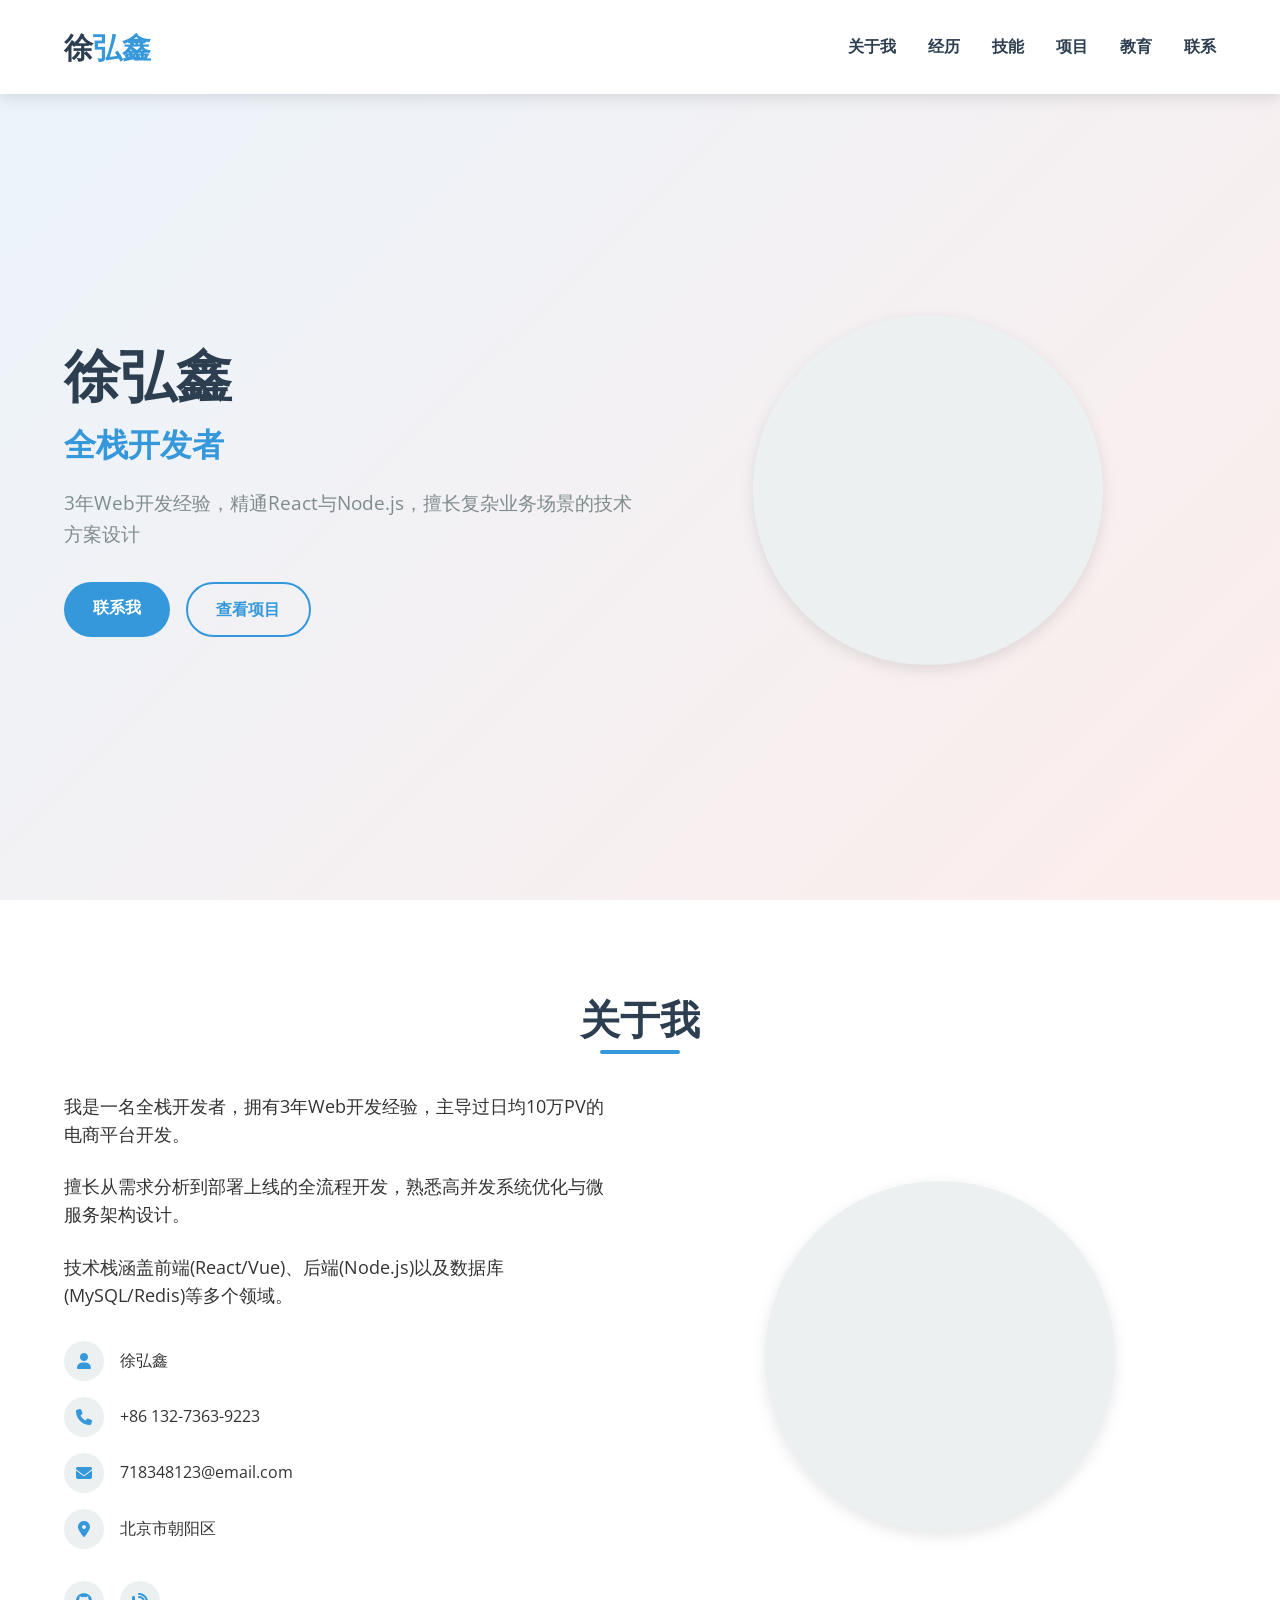
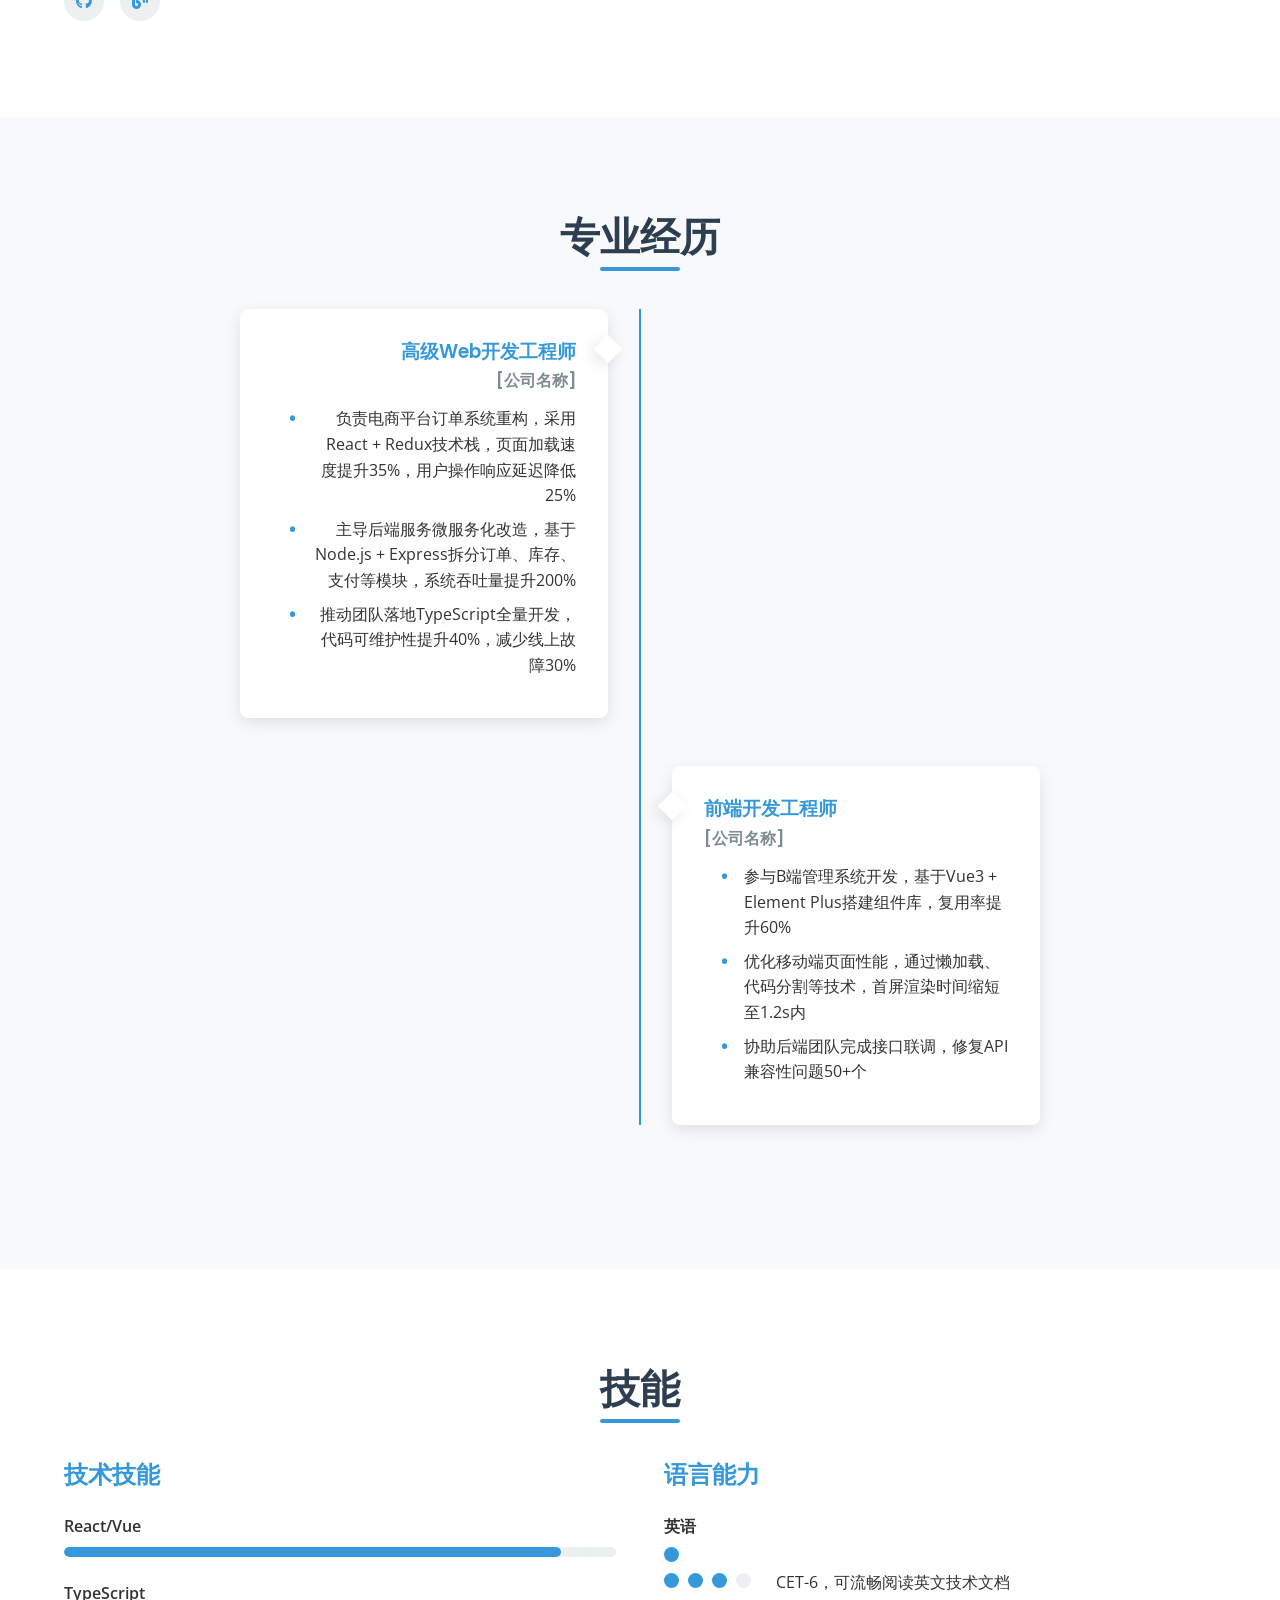
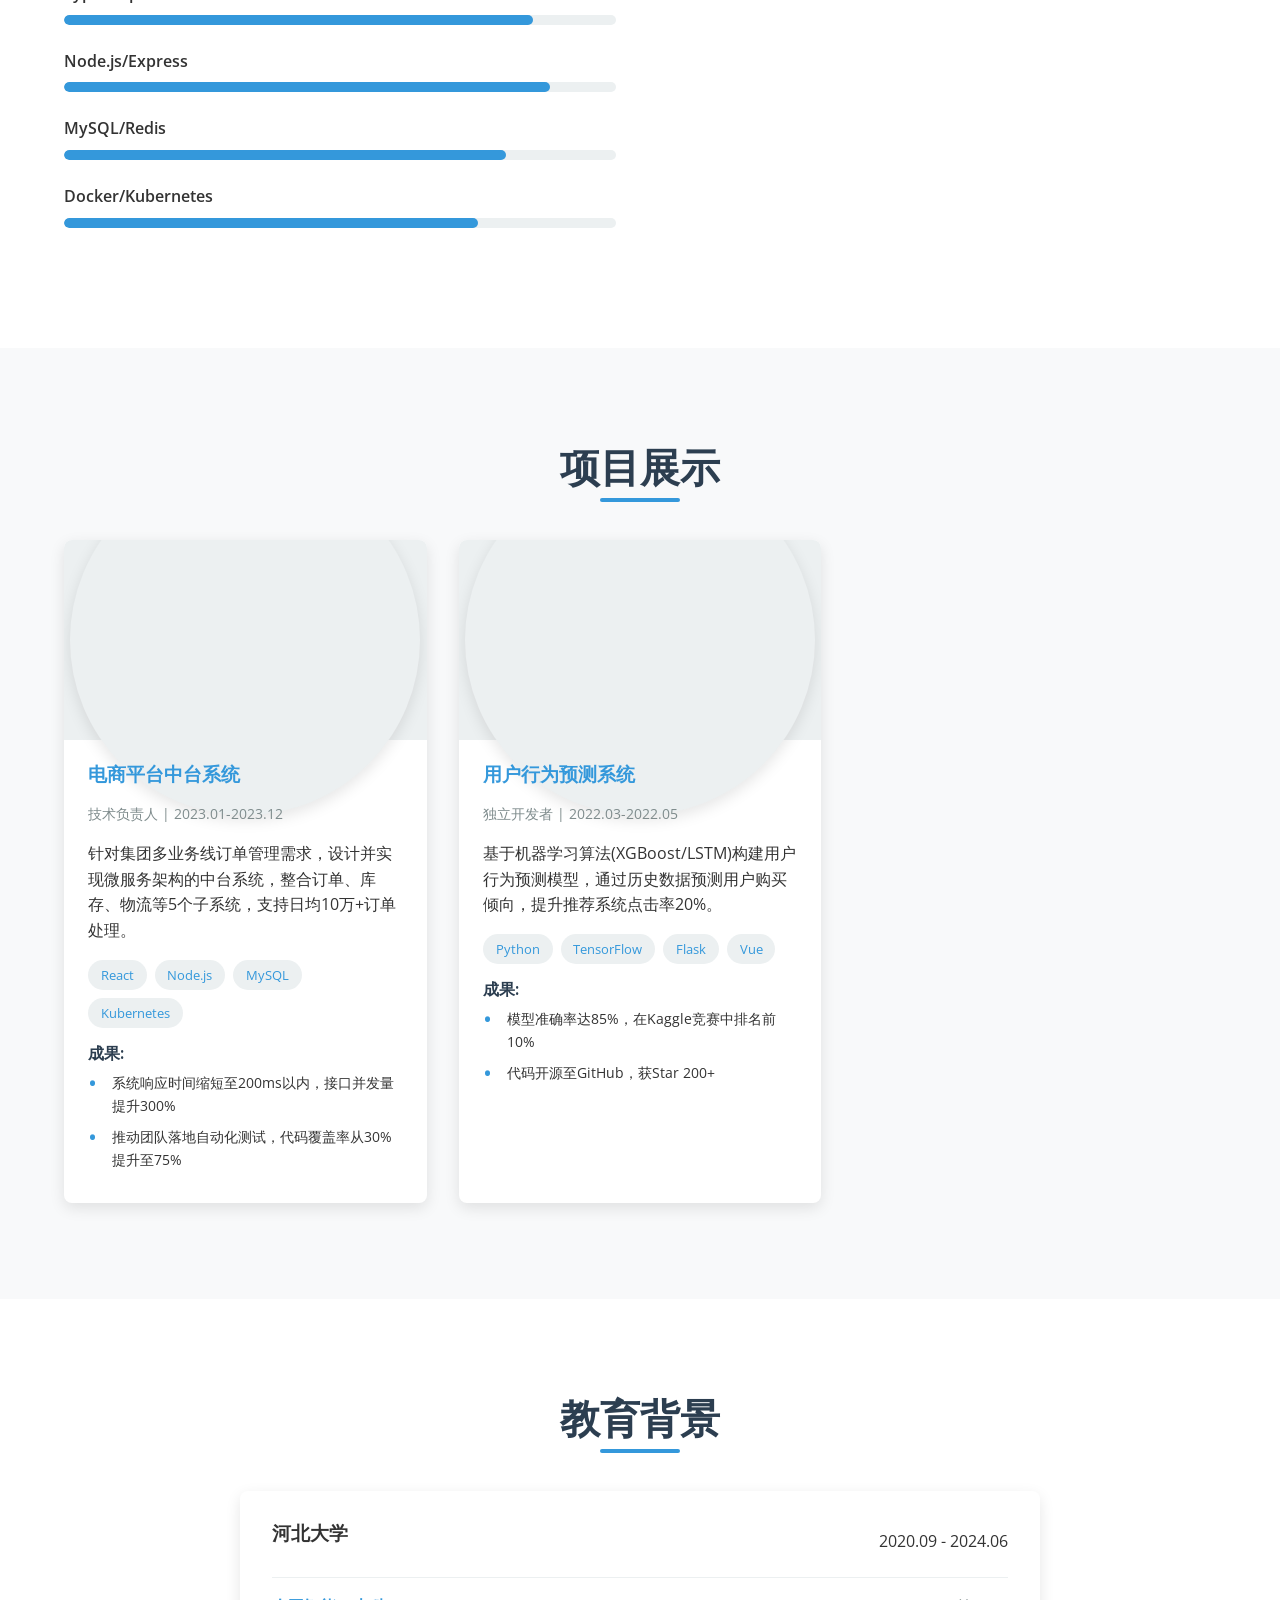
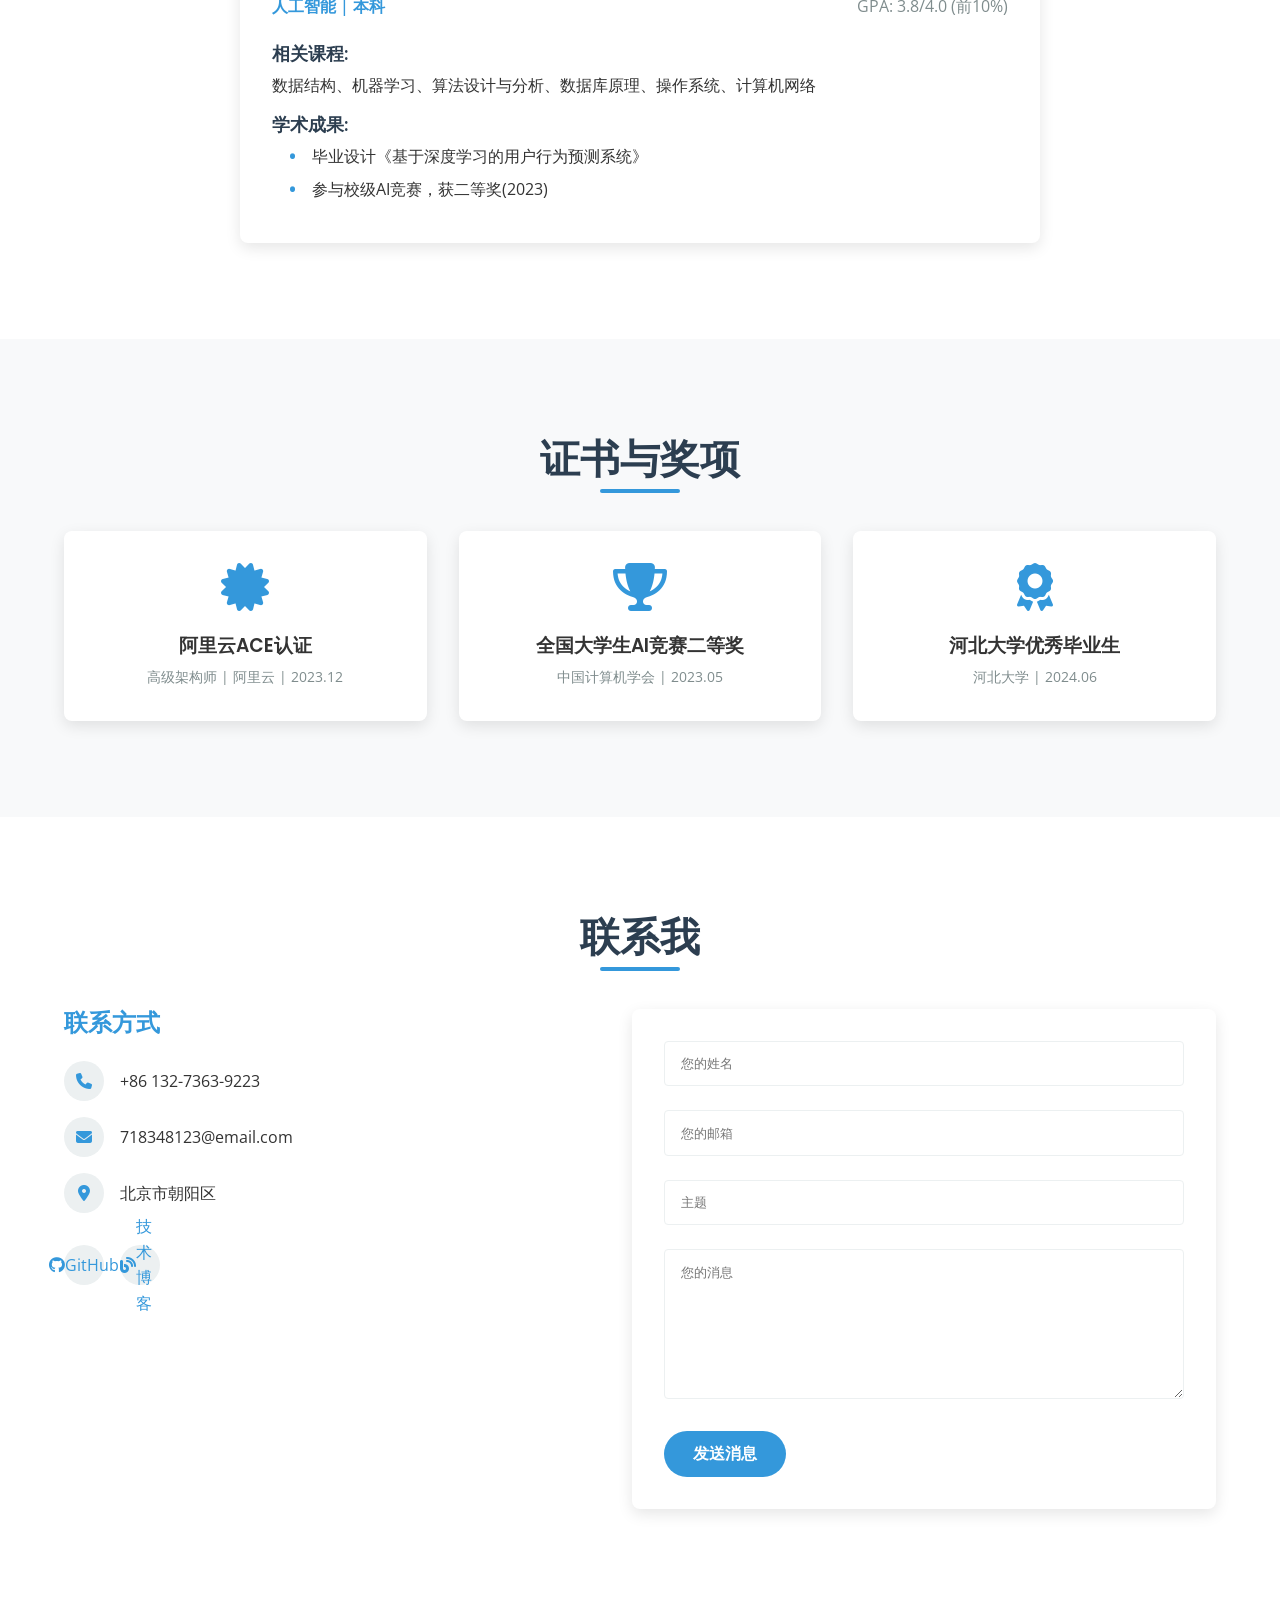
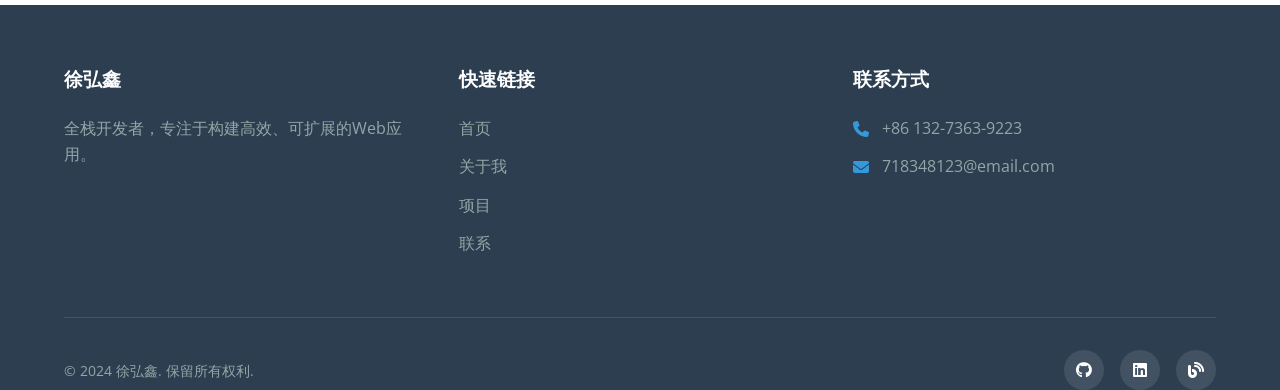
<file: 徐弘鑫/4_26/index.html>
<!DOCTYPE html>
<html lang="zh-CN">
<head>
    <meta charset="UTF-8">
    <meta name="viewport" content="width=device-width, initial-scale=1.0">
    <title>徐弘鑫 - 全栈开发者</title>
    <link rel="preconnect" href="https://fonts.googleapis.com">
    <link rel="preconnect" href="https://fonts.gstatic.com" crossorigin>
    <link href="https://fonts.googleapis.com/css2?family=Poppins:wght@400;500;600;700&family=Open+Sans:wght@400;600&display=swap" rel="stylesheet">
    <link rel="stylesheet" href="https://cdnjs.cloudflare.com/ajax/libs/font-awesome/6.4.0/css/all.min.css">
    <link rel="stylesheet" href="style.css">
</head>
<body>
    <!-- 导航栏 -->
    <nav id="navbar">
        <div class="container">
            <a href="#home" class="logo">徐<span>弘鑫</span></a>
            <ul class="nav-links">
                <li><a href="#about">关于我</a></li>
                <li><a href="#experience">经历</a></li>
                <li><a href="#skills">技能</a></li>
                <li><a href="#projects">项目</a></li>
                <li><a href="#education">教育</a></li>
                <li><a href="#contact">联系</a></li>
            </ul>
            <button class="hamburger">
                <span></span>
                <span></span>
                <span></span>
            </button>
        </div>
    </nav>

    <!-- 首屏展示 -->
    <section id="home" class="hero">
        <div class="container">
            <div class="hero-content">
                <h1 class="hero-title">徐弘鑫</h1>
                <h2 class="hero-subtitle">全栈开发者</h2>
                <p class="hero-description">3年Web开发经验，精通React与Node.js，擅长复杂业务场景的技术方案设计</p>
                <div class="hero-buttons">
                    <a href="#contact" class="btn btn-primary">联系我</a>
                    <a href="#projects" class="btn btn-secondary">查看项目</a>
                </div>
            </div>
            <div class="hero-image">
                <div class="image-placeholder"></div>
            </div>
        </div>
    </section>

    <!-- 关于我 -->
    <section id="about" class="section">
        <div class="container">
            <h2 class="section-title">关于我</h2>
            <div class="about-content">
                <div class="about-text">
                    <p>我是一名全栈开发者，拥有3年Web开发经验，主导过日均10万PV的电商平台开发。</p>
                    <p>擅长从需求分析到部署上线的全流程开发，熟悉高并发系统优化与微服务架构设计。</p>
                    <p>技术栈涵盖前端(React/Vue)、后端(Node.js)以及数据库(MySQL/Redis)等多个领域。</p>
                    <div class="personal-info">
                        <div class="info-item">
                            <i class="fas fa-user"></i>
                            <span>徐弘鑫</span>
                        </div>
                        <div class="info-item">
                            <i class="fas fa-phone"></i>
                            <span>+86 132-7363-9223</span>
                        </div>
                        <div class="info-item">
                            <i class="fas fa-envelope"></i>
                            <span>718348123@email.com</span>
                        </div>
                        <div class="info-item">
                            <i class="fas fa-map-marker-alt"></i>
                            <span>北京市朝阳区</span>
                        </div>
                    </div>
                    <div class="social-links">
                        <a href="https://github.com/hongxin-xu" target="_blank"><i class="fab fa-github"></i></a>
                        <a href="https://hongxin-xu.tech" target="_blank"><i class="fas fa-blog"></i></a>
                    </div>
                </div>
                <div class="about-image">
                    <div class="image-placeholder"></div>
                </div>
            </div>
        </div>
    </section>

    <!-- 专业经历 -->
    <section id="experience" class="section bg-light">
        <div class="container">
            <h2 class="section-title">专业经历</h2>
            <div class="timeline">
                <div class="timeline-item">
                    <div class="timeline-date">2023.07 - 至今</div>
                    <div class="timeline-content">
                        <h3>高级Web开发工程师</h3>
                        <h4>[公司名称]</h4>
                        <ul>
                            <li>负责电商平台订单系统重构，采用React + Redux技术栈，页面加载速度提升35%，用户操作响应延迟降低25%</li>
                            <li>主导后端服务微服务化改造，基于Node.js + Express拆分订单、库存、支付等模块，系统吞吐量提升200%</li>
                            <li>推动团队落地TypeScript全量开发，代码可维护性提升40%，减少线上故障30%</li>
                        </ul>
                    </div>
                </div>
                <div class="timeline-item">
                    <div class="timeline-date">2022.06 - 2023.06</div>
                    <div class="timeline-content">
                        <h3>前端开发工程师</h3>
                        <h4>[公司名称]</h4>
                        <ul>
                            <li>参与B端管理系统开发，基于Vue3 + Element Plus搭建组件库，复用率提升60%</li>
                            <li>优化移动端页面性能，通过懒加载、代码分割等技术，首屏渲染时间缩短至1.2s内</li>
                            <li>协助后端团队完成接口联调，修复API兼容性问题50+个</li>
                        </ul>
                    </div>
                </div>
            </div>
        </div>
    </section>

    <!-- 技能 -->
    <section id="skills" class="section">
        <div class="container">
            <h2 class="section-title">技能</h2>
            <div class="skills-container">
                <div class="skills-category">
                    <h3>技术技能</h3>
                    <div class="skills-list">
                        <div class="skill-item">
                            <span class="skill-name">React/Vue</span>
                            <div class="skill-bar">
                                <div class="skill-level" style="width: 90%"></div>
                            </div>
                        </div>
                        <div class="skill-item">
                            <span class="skill-name">TypeScript</span>
                            <div class="skill-bar">
                                <div class="skill-level" style="width: 85%"></div>
                            </div>
                        </div>
                        <div class="skill-item">
                            <span class="skill-name">Node.js/Express</span>
                            <div class="skill-bar">
                                <div class="skill-level" style="width: 88%"></div>
                            </div>
                        </div>
                        <div class="skill-item">
                            <span class="skill-name">MySQL/Redis</span>
                            <div class="skill-bar">
                                <div class="skill-level" style="width: 80%"></div>
                            </div>
                        </div>
                        <div class="skill-item">
                            <span class="skill-name">Docker/Kubernetes</span>
                            <div class="skill-bar">
                                <div class="skill-level" style="width: 75%"></div>
                            </div>
                        </div>
                    </div>
                </div>
                <div class="skills-category">
                    <h3>语言能力</h3>
                    <div class="language-item">
                        <span>英语</span>
                        <div class="language-level">
                            <span class="active"></span>
                            <span class="active"></span>
                            <span class="active"></span>
                            <span class="active"></span>
                            <span></span>
                        </div>
                        <span>CET-6，可流畅阅读英文技术文档</span>
                    </div>
                </div>
            </div>
        </div>
    </section>

    <!-- 项目展示 -->
    <section id="projects" class="section bg-light">
        <div class="container">
            <h2 class="section-title">项目展示</h2>
            <div class="projects-grid">
                <div class="project-card">
                    <div class="project-image">
                        <div class="image-placeholder"></div>
                    </div>
                    <div class="project-content">
                        <h3>电商平台中台系统</h3>
                        <span class="project-role">技术负责人 | 2023.01-2023.12</span>
                        <p>针对集团多业务线订单管理需求，设计并实现微服务架构的中台系统，整合订单、库存、物流等5个子系统，支持日均10万+订单处理。</p>
                        <div class="project-tech">
                            <span>React</span>
                            <span>Node.js</span>
                            <span>MySQL</span>
                            <span>Kubernetes</span>
                        </div>
                        <div class="project-achievements">
                            <h4>成果:</h4>
                            <ul>
                                <li>系统响应时间缩短至200ms以内，接口并发量提升300%</li>
                                <li>推动团队落地自动化测试，代码覆盖率从30%提升至75%</li>
                            </ul>
                        </div>
                    </div>
                </div>
                <div class="project-card">
                    <div class="project-image">
                        <div class="image-placeholder"></div>
                    </div>
                    <div class="project-content">
                        <h3>用户行为预测系统</h3>
                        <span class="project-role">独立开发者 | 2022.03-2022.05</span>
                        <p>基于机器学习算法(XGBoost/LSTM)构建用户行为预测模型，通过历史数据预测用户购买倾向，提升推荐系统点击率20%。</p>
                        <div class="project-tech">
                            <span>Python</span>
                            <span>TensorFlow</span>
                            <span>Flask</span>
                            <span>Vue</span>
                        </div>
                        <div class="project-achievements">
                            <h4>成果:</h4>
                            <ul>
                                <li>模型准确率达85%，在Kaggle竞赛中排名前10%</li>
                                <li>代码开源至GitHub，获Star 200+</li>
                            </ul>
                        </div>
                    </div>
                </div>
            </div>
        </div>
    </section>

    <!-- 教育背景 -->
    <section id="education" class="section">
        <div class="container">
            <h2 class="section-title">教育背景</h2>
            <div class="education-item">
                <div class="education-header">
                    <h3>河北大学</h3>
                    <span class="education-date">2020.09 - 2024.06</span>
                </div>
                <div class="education-details">
                    <span class="education-degree">人工智能 | 本科</span>
                    <span class="education-gpa">GPA: 3.8/4.0 (前10%)</span>
                </div>
                <div class="education-content">
                    <h4>相关课程:</h4>
                    <p>数据结构、机器学习、算法设计与分析、数据库原理、操作系统、计算机网络</p>
                    <h4>学术成果:</h4>
                    <ul>
                        <li>毕业设计《基于深度学习的用户行为预测系统》</li>
                        <li>参与校级AI竞赛，获二等奖(2023)</li>
                    </ul>
                </div>
            </div>
        </div>
    </section>

    <!-- 证书与奖项 -->
    <section class="section bg-light">
        <div class="container">
            <h2 class="section-title">证书与奖项</h2>
            <div class="certificates-grid">
                <div class="certificate-card">
                    <i class="fas fa-certificate"></i>
                    <h3>阿里云ACE认证</h3>
                    <p>高级架构师 | 阿里云 | 2023.12</p>
                </div>
                <div class="certificate-card">
                    <i class="fas fa-trophy"></i>
                    <h3>全国大学生AI竞赛二等奖</h3>
                    <p>中国计算机学会 | 2023.05</p>
                </div>
                <div class="certificate-card">
                    <i class="fas fa-award"></i>
                    <h3>河北大学优秀毕业生</h3>
                    <p>河北大学 | 2024.06</p>
                </div>
            </div>
        </div>
    </section>

    <!-- 联系方式 -->
    <section id="contact" class="section">
        <div class="container">
            <h2 class="section-title">联系我</h2>
            <div class="contact-container">
                <div class="contact-info">
                    <h3>联系方式</h3>
                    <div class="info-item">
                        <i class="fas fa-phone"></i>
                        <span>+86 132-7363-9223</span>
                    </div>
                    <div class="info-item">
                        <i class="fas fa-envelope"></i>
                        <span>718348123@email.com</span>
                    </div>
                    <div class="info-item">
                        <i class="fas fa-map-marker-alt"></i>
                        <span>北京市朝阳区</span>
                    </div>
                    <div class="social-links">
                        <a href="https://github.com/hongxin-xu" target="_blank"><i class="fab fa-github"></i> GitHub</a>
                        <a href="https://hongxin-xu.tech" target="_blank"><i class="fas fa-blog"></i> 技术博客</a>
                    </div>
                </div>
                <form class="contact-form">
                    <div class="form-group">
                        <input type="text" placeholder="您的姓名" required>
                    </div>
                    <div class="form-group">
                        <input type="email" placeholder="您的邮箱" required>
                    </div>
                    <div class="form-group">
                        <input type="text" placeholder="主题">
                    </div>
                    <div class="form-group">
                        <textarea placeholder="您的消息" rows="5" required></textarea>
                    </div>
                    <button type="submit" class="btn btn-primary">发送消息</button>
                </form>
            </div>
        </div>
    </section>

    <!-- 页脚 -->
    <footer class="footer">
        <div class="container">
            <div class="footer-content">
                <div class="footer-about">
                    <h3>徐弘鑫</h3>
                    <p>全栈开发者，专注于构建高效、可扩展的Web应用。</p>
                </div>
                <div class="footer-links">
                    <h3>快速链接</h3>
                    <ul>
                        <li><a href="#home">首页</a></li>
                        <li><a href="#about">关于我</a></li>
                        <li><a href="#projects">项目</a></li>
                        <li><a href="#contact">联系</a></li>
                    </ul>
                </div>
                <div class="footer-contact">
                    <h3>联系方式</h3>
                    <ul>
                        <li><i class="fas fa-phone"></i> +86 132-7363-9223</li>
                        <li><i class="fas fa-envelope"></i> 718348123@email.com</li>
                    </ul>
                </div>
            </div>
            <div class="footer-bottom">
                <p>&copy; 2024 徐弘鑫. 保留所有权利.</p>
                <div class="footer-social">
                    <a href="https://github.com/hongxin-xu" target="_blank"><i class="fab fa-github"></i></a>
                    <a href="#"><i class="fab fa-linkedin"></i></a>
                    <a href="https://hongxin-xu.tech" target="_blank"><i class="fas fa-blog"></i></a>
                </div>
            </div>
        </div>
    </footer>


    <script src="script.js"></script>

</body>
</html>
</file>
<file: 冯琳琳/styles.css>
/* 基础样式重置 */
* {
    margin: 0;
    padding: 0;
    box-sizing: border-box;
}

body {
    font-family: 'Arial', sans-serif; /* 正文字体 */
    color: #333;
    line-height: 1.6;
    background-color: #f4f4f4;
    scroll-behavior: smooth; /* 平滑滚动 */
}

.container {
    max-width: 1200px;
    margin: 0 auto;
    padding: 0 20px;
}

/* 导航栏样式 */
.navbar {
    position: fixed;
    top: 0;
    width: 100%;
    background-color: #ffffff; /* 主色调 */
    box-shadow: 0 2px 5px rgba(0, 0, 0, 0.1);
    z-index: 1000;
}

.navbar .container {
    display: flex;
    justify-content: space-between;
    align-items: center;
    padding: 10px 0;
}

.navbar .logo {
    font-size: 24px;
    font-weight: bold;
    color: #333;
}

.nav-links {
    list-style: none;
    display: flex;
}

.nav-links li {
    margin: 0 15px;
}

.nav-links a {
    text-decoration: none;
    color: #333;
    font-size: 16px;
    transition: color 0.3s ease;
}

.nav-links a:hover {
    color: #007BFF; /* 辅助色 */
}

/* 首屏展示样式 */
.hero {
    background-color: #007BFF; /* 辅助色 */
    color: #ffffff;
    text-align: center;
    padding: 100px 0;
    min-height: 100vh;
    display: flex;
    flex-direction: column;
    justify-content: center;
}

.hero h1 {
    font-size: 48px;
    margin-bottom: 10px;
}

.hero h2 {
    font-size: 36px;
    margin-bottom: 20px;
}

.hero p {
    font-size: 20px;
    max-width: 800px;
    margin: 0 auto;
}

/* 关于我、专业经历、技能、项目展示、教育背景、联系方式的通用样式 */
.about, .experience, .skills, .projects, .education, .contact {
    padding: 50px 0;
    background-color: #ffffff;
}

.about h2, .experience h2, .skills h2, .projects h2, .education h2, .contact h2 {
    font-size: 32px;
    margin-bottom: 20px;
    text-align: center;
    color: #007BFF; /* 辅助色 */
}

.experience-item, .project-item, .education-item {
    margin-bottom: 30px;
}

.experience-item h3, .project-item h3, .education-item h3 {
    font-size: 24px;
    margin-bottom: 10px;
}

.experience-item p, .project-item p, .education-item p {
    font-size: 18px;
    margin-bottom: 10px;
}

.experience-item ul, .project-item ul, .education-item ul {
    list-style: none;
    padding: 0;
}

.experience-item ul li, .project-item ul li, .education-item ul li {
    font-size: 18px;
    margin-bottom: 10px;
    text-indent: 20px;
}

/* 技能列表样式 */
.skills-list {
    display: flex;
    flex-wrap: wrap;
    justify-content: center;
    gap: 15px;
}

.skill-item {
    background-color: #f4f4f4;
    padding: 10px 20px;
    border-radius: 5px;
    font-size: 18px;
    color: #333;
    transition: background-color 0.3s ease;
}

.skill-item:hover {
    background-color: #007BFF; /* 辅助色 */
    color: #ffffff;
}

/* 项目展示样式 */
.project-item {
    background-color: #f4f4f4;
    padding: 20px;
    border-radius: 5px;
    margin-bottom: 20px;
}

.project-item h3 {
    font-size: 24px;
    margin-bottom: 10px;
}

.project-item p {
    font-size: 18px;
    margin-bottom: 10px;
}

.project-item ul {
    list-style: none;
    padding: 0;
}

.project-item ul li {
    font-size: 18px;
    margin-bottom: 10px;
    text-indent: 20px;
}

/* 联系方式样式 */
.contact {
    background-color: #007BFF; /* 辅助色 */
    color: #ffffff;
    text-align: center;
    padding: 50px 0;
}

.contact h2 {
    font-size: 32px;
    margin-bottom: 20px;
}

.contact-info {
    display: flex;
    justify-content: center;
    flex-wrap: wrap;
    gap: 20px;
}

.contact-info div {
    font-size: 18px;
}

.contact-info div span {
    font-weight: bold;
}

/* 页脚样式 */
footer {
    background-color: #333;
    color: #ffffff;
    text-align: center;
    padding: 20px 0;
    margin-top: 50px;
}

footer p {
    font-size: 16px;
}

/* 响应式设计 */
@media (max-width: 768px) {
    .navbar .container {
        flex-direction: column;
        align-items: flex-start;
    }

    .nav-links {
        flex-direction: column;
        align-items: center;
        margin-top: 10px;
    }

    .nav-links li {
        margin: 5px 0;
    }

    .hero {
        padding: 50px 0;
    }

    .hero h1 {
        font-size: 36px;
    }

    .hero h2 {
        font-size: 24px;
    }

    .hero p {
        font-size: 16px;
    }

    .skills-list {
        justify-content: space-around;
    }

    .skill-item {
        width: 100%;
        text-align: center;
    }
}

@media (max-width: 480px) {
    .navbar .container {
        padding: 0 10px;
    }

    .hero {
        padding: 30px 0;
    }

    .hero h1 {
        font-size: 28px;
    }

    .hero h2 {
        font-size: 20px;
    }

    .hero p {
        font-size: 14px;
    }

    .about h2, .experience h2, .skills h2, .projects h2, .education h2, .contact h2 {
        font-size: 24px;
    }

    .experience-item h3, .project-item h3, .education-item h3 {
        font-size: 20px;
    }

    .experience-item p, .project-item p, .education-item p {
        font-size: 16px;
    }

    .experience-item ul li, .project-item ul li, .education-item ul li {
        font-size: 16px;
    }

    .skill-item {
        font-size: 16px;
    }

    .contact h2 {
        font-size: 24px;
    }

    .contact-info div {
        font-size: 14px;
    }

    footer p {
        font-size: 14px;
    }
}
</file>
<file: 张峰瑜/style.css>
/* 基础样式 */
:root {
    --primary-color: #3498db;  /* 主色调 - 蓝色 */
    --secondary-color: #2c3e50;  /* 辅助色 - 深蓝色 */
    --accent-color: #e74c3c;  /* 强调色 - 红色 */
    --text-color: #333;
    --light-text: #777;
    --bg-light: #f9f9f9;
    --white: #fff;
    --border-radius: 4px;
    --box-shadow: 0 5px 15px rgba(0, 0, 0, 0.1);
    --transition: all 0.3s ease;
}

* {
    margin: 0;
    padding: 0;
    box-sizing: border-box;
}

body {
    font-family: 'Open Sans', sans-serif;
    color: var(--text-color);
    line-height: 1.6;
    overflow-x: hidden;
}

h1, h2, h3, h4 {
    font-family: 'Montserrat', sans-serif;
    font-weight: 700;
    margin-bottom: 1rem;
}

a {
    text-decoration: none;
    color: var(--primary-color);
    transition: var(--transition);
}

a:hover {
    color: var(--accent-color);
}

ul {
    list-style: none;
}

img {
    max-width: 100%;
}

.container {
    width: 100%;
    max-width: 1200px;
    margin: 0 auto;
    padding: 0 20px;
}

.btn {
    display: inline-block;
    background: var(--primary-color);
    color: var(--white);
    padding: 10px 20px;
    border-radius: var(--border-radius);
    transition: var(--transition);
    border: none;
    cursor: pointer;
    font-weight: 600;
}

.btn:hover {
    background: var(--secondary-color);
    color: var(--white);
    transform: translateY(-3px);
}

.section {
    padding: 80px 0;
}

.section:nth-child(even) {
    background: var(--bg-light);
}

.section-title {
    text-align: center;
    margin-bottom: 50px;
    font-size: 2.5rem;
    color: var(--secondary-color);
    position: relative;
}

.section-title::after {
    content: '';
    display: block;
    width: 80px;
    height: 4px;
    background: var(--primary-color);
    margin: 15px auto;
}

/* 导航栏 */
#navbar {
    position: fixed;
    top: 0;
    left: 0;
    width: 100%;
    background: var(--white);
    box-shadow: 0 2px 10px rgba(0, 0, 0, 0.1);
    z-index: 1000;
    transition: var(--transition);
}

#navbar.scrolled {
    background: rgba(255, 255, 255, 0.95);
    padding: 10px 0;
}

.navbar .container {
    display: flex;
    justify-content: space-between;
    align-items: center;
    padding: 15px 20px;
}

.logo {
    font-size: 1.5rem;
    font-weight: 700;
    color: var(--secondary-color);
}

.nav-links {
    display: flex;
}

.nav-links li {
    margin-left: 30px;
}

.nav-links a {
    color: var(--secondary-color);
    font-weight: 600;
    position: relative;
}

.nav-links a::after {
    content: '';
    position: absolute;
    bottom: -5px;
    left: 0;
    width: 0;
    height: 2px;
    background: var(--primary-color);
    transition: var(--transition);
}

.nav-links a:hover::after {
    width: 100%;
}

.menu-toggle {
    display: none;
    cursor: pointer;
    font-size: 1.5rem;
    color: var(--secondary-color);
}

/* 首屏展示 */
.hero {
    height: 100vh;
    display: flex;
    align-items: center;
    text-align: center;
    background: linear-gradient(rgba(0, 0, 0, 0.7), rgba(0, 0, 0, 0.7)), url('https://images.unsplash.com/photo-1498050108023-c5249f4df085?ixlib=rb-1.2.1&auto=format&fit=crop&w=1350&q=80') no-repeat center center/cover;
    color: var(--white);
    padding-top: 80px;
}

.hero h1 {
    font-size: 4rem;
    margin-bottom: 10px;
    animation: fadeInDown 1s ease;
}

.hero h2 {
    font-size: 2rem;
    margin-bottom: 20px;
    animation: fadeInDown 1s ease 0.2s forwards;
    opacity: 0;
}

.hero .intro {
    font-size: 1.2rem;
    max-width: 700px;
    margin: 0 auto 30px;
    animation: fadeInDown 1s ease 0.4s forwards;
    opacity: 0;
}

.hero .btn {
    animation: fadeInDown 1s ease 0.6s forwards;
    opacity: 0;
}

/* 关于我 */
.about-content {
    display: flex;
    align-items: center;
    gap: 50px;
}

.about-text {
    flex: 1;
}

.about-image {
    flex: 1;
    text-align: center;
}

.image-placeholder {
    width: 300px;
    height: 300px;
    background: var(--primary-color);
    border-radius: 50%;
    margin: 0 auto;
    display: flex;
    align-items: center;
    justify-content: center;
    color: white;
    font-size: 1.5rem;
}

.personal-info {
    margin-top: 30px;
}

.personal-info p {
    margin-bottom: 10px;
}

.personal-info strong {
    margin-right: 10px;
    color: var(--secondary-color);
}

/* 专业经历 */
.timeline {
    position: relative;
    max-width: 800px;
    margin: 0 auto;
}

.timeline::before {
    content: '';
    position: absolute;
    top: 0;
    left: 50%;
    width: 2px;
    height: 100%;
    background: var(--primary-color);
    transform: translateX(-50%);
}

.timeline-item {
    position: relative;
    margin-bottom: 50px;
}

.timeline-date {
    position: absolute;
    top: 0;
    left: 0;
    width: 150px;
    padding: 10px;
    background: var(--primary-color);
    color: var(--white);
    border-radius: var(--border-radius);
    text-align: center;
    font-weight: 600;
}

.timeline-content {
    margin-left: 180px;
    padding: 20px;
    background: var(--white);
    border-radius: var(--border-radius);
    box-shadow: var(--box-shadow);
    position: relative;
}

.timeline-content::before {
    content: '';
    position: absolute;
    top: 20px;
    left: -15px;
    width: 0;
    height: 0;
    border-top: 15px solid transparent;
    border-bottom: 15px solid transparent;
    border-right: 15px solid var(--white);
}

.timeline-content h3 {
    color: var(--primary-color);
    margin-bottom: 15px;
}

.timeline-content ul {
    margin-left: 20px;
}

.timeline-content li {
    margin-bottom: 10px;
    position: relative;
}

.timeline-content li::before {
    content: '•';
    color: var(--primary-color);
    font-weight: bold;
    display: inline-block;
    width: 1em;
    margin-left: -1em;
}

/* 技能 */
.skills-container {
    display: flex;
    justify-content: space-between;
    flex-wrap: wrap;
    gap: 30px;
}

.skills-category {
    flex: 1;
    min-width: 300px;
    background: var(--white);
    padding: 30px;
    border-radius: var(--border-radius);
    box-shadow: var(--box-shadow);
}

.skill-tags {
    display: flex;
    flex-wrap: wrap;
    gap: 10px;
    margin-top: 20px;
}

.skill-tag {
    background: var(--primary-color);
    color: var(--white);
    padding: 5px 15px;
    border-radius: 20px;
    font-size: 0.9rem;
    transition: var(--transition);
}

.skill-tag:hover {
    background: var(--secondary-color);
    transform: translateY(-3px);
}

/* 项目展示 */
.projects-grid {
    display: grid;
    grid-template-columns: repeat(auto-fill, minmax(350px, 1fr));
    gap: 30px;
}

.project-card {
    background: var(--white);
    padding: 30px;
    border-radius: var(--border-radius);
    box-shadow: var(--box-shadow);
    transition: var(--transition);
}

.project-card:hover {
    transform: translateY(-10px);
}

.project-role {
    color: var(--light-text);
    margin-bottom: 15px;
    font-size: 0.9rem;
}

.project-desc {
    margin-bottom: 15px;
}

/* 教育背景 */
.education-item {
    background: var(--white);
    padding: 30px;
    border-radius: var(--border-radius);
    box-shadow: var(--box-shadow);
    max-width: 800px;
    margin: 0 auto;
}

.degree {
    font-weight: 600;
    color: var(--primary-color);
    margin-bottom: 10px;
}

.education-period {
    color: var(--light-text);
    margin-bottom: 15px;
}

.education-courses {
    font-style: italic;
}

/* 证书与奖项 */
.certificates-grid {
    display: grid;
    grid-template-columns: repeat(auto-fill, minmax(300px, 1fr));
    gap: 30px;
}

.certificate-card {
    background: var(--white);
    padding: 30px;
    border-radius: var(--border-radius);
    box-shadow: var(--box-shadow);
    text-align: center;
    transition: var(--transition);
}

.certificate-card:hover {
    transform: translateY(-5px);
}

.certificate-card h3 {
    color: var(--primary-color);
    margin-bottom: 10px;
}

/* 联系方式 */
.contact-content {
    display: flex;
    gap: 50px;
}

.contact-info {
    flex: 1;
}

.contact-form {
    flex: 1;
}

.contact-list {
    margin-top: 30px;
}

.contact-list li {
    margin-bottom: 15px;
    display: flex;
    align-items: center;
}

.contact-list i {
    margin-right: 15px;
    color: var(--primary-color);
    font-size: 1.2rem;
    width: 20px;
    text-align: center;
}

.social-links {
    margin-top: 30px;
    display: flex;
    gap: 15px;
}

.social-links a {
    display: flex;
    align-items: center;
    justify-content: center;
    width: 40px;
    height: 40px;
    background: var(--primary-color);
    color: var(--white);
    border-radius: 50%;
    transition: var(--transition);
}

.social-links a:hover {
    background: var(--secondary-color);
    transform: translateY(-3px);
}

.form-group {
    margin-bottom: 20px;
}

.form-group input,
.form-group textarea {
    width: 100%;
    padding: 12px;
    border: 1px solid #ddd;
    border-radius: var(--border-radius);
    font-family: 'Open Sans', sans-serif;
    transition: var(--transition);
}

.form-group input:focus,
.form-group textarea:focus {
    outline: none;
    border-color: var(--primary-color);
    box-shadow: 0 0 0 3px rgba(52, 152, 219, 0.2);
}

.form-group textarea {
    resize: vertical;
    min-height: 120px;
}

/* 页脚 */
footer {
    background: var(--secondary-color);
    color: var(--white);
    text-align: center;
    padding: 20px 0;
}

/* 动画 */
@keyframes fadeInDown {
    from {
        opacity: 0;
        transform: translateY(-20px);
    }
    to {
        opacity: 1;
        transform: translateY(0);
    }
}

/* 响应式设计 */
@media (max-width: 992px) {
    .about-content,
    .contact-content {
        flex-direction: column;
    }
    
    .about-image {
        margin-top: 30px;
    }
    
    .timeline::before {
        left: 30px;
    }
    
    .timeline-date {
        position: relative;
        width: auto;
        margin-bottom: 10px;
        left: 0;
    }
    
    .timeline-content {
        margin-left: 0;
    }
    
    .timeline-content::before {
        display: none;
    }
}

@media (max-width: 768px) {
    .nav-links {
        position: fixed;
        top: 70px;
        left: -100%;
        width: 100%;
        height: calc(100vh - 70px);
        background: var(--white);
        flex-direction: column;
        align-items: center;
        justify-content: flex-start;
        padding-top: 30px;
        transition: var(--transition);
    }
    
    .nav-links.active {
        left: 0;
    }
    
    .nav-links li {
        margin: 15px 0;
    }
    
    .menu-toggle {
        display: block;
    }
    
    .hero h1 {
        font-size: 2.5rem;
    }
    
    .hero h2 {
        font-size: 1.5rem;
    }
    
    .section {
        padding: 60px 0;
    }
    
    .section-title {
        font-size: 2rem;
    }
}

@media (max-width: 576px) {
    .hero h1 {
        font-size: 2rem;
    }
    
    .hero h2 {
        font-size: 1.2rem;
    }
    
    .projects-grid {
        grid-template-columns: 1fr;
    }
    
    .certificates-grid {
        grid-template-columns: 1fr;
    }
}
</file>
<file: 母永胜/styles.css>
/* 全局样式 */
* {
    box-sizing: border-box;
    margin: 0;
    padding: 0;
}

body {
    font-family: 'Microsoft YaHei', sans-serif;
    line-height: 1.6;
    color: #333;
}

.container {
    width: 80%;
    margin: auto;
    overflow: hidden;
    padding: 0 20px;
}

/* 导航栏 */
.navbar {
    background: #333;
    color: #fff;
    padding: 1rem 0;
    position: fixed;
    top: 0;
    width: 100%;
    z-index: 1000;
}

.navbar .container {
    display: flex;
    justify-content: space-between;
    align-items: center;
}

.navbar a {
    color: #fff;
    text-decoration: none;
}

.nav-links {
    display: flex;
    list-style: none;
}

.nav-links li {
    margin-left: 1.5rem;
}

.burger {
    display: none;
    cursor: pointer;
}

.burger div {
    width: 25px;
    height: 3px;
    background-color: #fff;
    margin: 5px;
    transition: all 0.3s ease;
}

/* 首屏展示 */
.hero {
    background: #f4f4f4;
    height: 100vh;
    display: flex;
    align-items: center;
}

.hero h1 {
    font-size: 3rem;
}

.hero h2 {
    font-size: 2rem;
    margin-bottom: 1rem;
}

/* 通用部分样式 */
.section {
    padding: 4rem 0;
}

.section h2 {
    font-size: 2.5rem;
    margin-bottom: 2rem;
    text-align: center;
}

/* 时间线样式 */
.timeline {
    position: relative;
    padding: 20px 0;
}

.timeline::before {
    content: '';
    position: absolute;
    left: 50%;
    width: 2px;
    height: 100%;
    background: #333;
}

.timeline-item {
    position: relative;
    width: 50%;
    margin-bottom: 40px;
}

.timeline-item:nth-child(odd) {
    left: 0;
    padding-right: 30px;
}

.timeline-item:nth-child(even) {
    left: 50%;
    padding-left: 30px;
}

.timeline-date {
    position: absolute;
    top: 0;
    font-weight: bold;
}

.timeline-content {
    background: #f4f4f4;
    padding: 20px;
    border-radius: 5px;
}

/* 技能网格 */
.skills-grid {
    display: grid;
    grid-template-columns: repeat(2, 1fr);
    gap: 20px;
}

.skill {
    background: #f4f4f4;
    padding: 20px;
    border-radius: 5px;
}

/* 页脚 */
.footer {
    background: #333;
    color: #fff;
    text-align: center;
    padding: 1rem 0;
}

.social-links a {
    color: #fff;
    margin: 0 10px;
    text-decoration: none;
}

/* 响应式设计 */
@media screen and (max-width: 768px) {
    body {
        overflow-x: hidden;
    }

    .nav-links {
        position: absolute;
        right: 0px;
        height: 92vh;
        top: 8vh;
        background-color: #333;
        display: flex;
        flex-direction: column;
        align-items: center;
        width: 50%;
        transform: translateX(100%);
        transition: transform 0.5s ease-in;
    }

    .nav-links li {
        opacity: 0;
    }

    .burger {
        display: block;
    }

    .nav-active {
        transform: translateX(0%);
    }

    .timeline::before {
        left: 20px;
    }

    .timeline-item {
        width: 100%;
        padding-left: 50px;
        padding-right: 0;
    }

    .timeline-item:nth-child(even) {
        left: 0;
    }

    .skills-grid {
        grid-template-columns: 1fr;
    }
}

@keyframes navLinkFade {
    from {
        opacity: 0;
        transform: translateX(50px);
    }
    to {
        opacity: 1;
        transform: translateX(0);
    }
}

.toggle .line1 {
    transform: rotate(-45deg) translate(-5px, 6px);
}

.toggle .line2 {
    opacity: 0;
}

.toggle .line3 {
    transform: rotate(45deg) translate(-5px, -6px);
}
</file>
<file: 郭子龙/styles.css>
/* 全局样式 */
:root {
    --primary-color: #3498db; /* 主色调 */
    --secondary-color: #2c3e50; /* 辅助色 */
    --accent-color: #e74c3c;
    --light-color: #ecf0f1;
    --dark-color: #2c3e50;
    --text-color: #333;
    --text-light: #7f8c8d;
    --font-title: 'Montserrat', sans-serif;
    --font-body: 'Open Sans', sans-serif;
}
 
* {
    margin: 0;
    padding: 0;
    box-sizing: border-box;
}
 
html {
    scroll-behavior: smooth;
}
 
body {
    font-family: var(--font-body);
    color: var(--text-color);
    line-height: 1.6;
    overflow-x: hidden;
}
 
h1, h2, h3, h4, h5, h6 {
    font-family: var(--font-title);
    font-weight: 600;
    margin-bottom: 15px;
}
 
a {
    text-decoration: none;
    color: inherit;
}
 
ul {
    list-style: none;
}
 
img {
    max-width: 100%;
}
 
.container {
    width: 100%;
    max-width: 1200px;
    margin: 0 auto;
    padding: 0 20px;
}
 
.section {
    padding: 100px 0;
}
 
.section-title {
    font-size: 2.5rem;
    text-align: center;
    margin-bottom: 60px;
    position: relative;
    color: var(--secondary-color);
}
 
.section-title::after {
    content: '';
    position: absolute;
    bottom: -15px;
    left: 50%;
    transform: translateX(-50%);
    width: 80px;
    height: 4px;
    background: var(--primary-color);
    border-radius: 2px;
}
 
.bg-light {
    background-color: #f9f9f9;
}
 
.btn {
    display: inline-block;
    padding: 12px 30px;
    border-radius: 4px;
    font-weight: 600;
    transition: all 0.3s ease;
    cursor: pointer;
    font-size: 1rem;
}
 
.btn-primary {
    background-color: var(--primary-color);
    color: white;
    border: 2px solid var(--primary-color);
}
 
.btn-primary:hover {
    background-color: transparent;
    color: var(--primary-color);
}
 
.btn-outline {
    background-color: transparent;
    color: var(--primary-color);
    border: 2px solid var(--primary-color);
}
 
.btn-outline:hover {
    background-color: var(--primary-color);
    color: white;
}
 
/* 导航栏 */
#navbar {
    position: fixed;
    top: 0;
    left: 0;
    width: 100%;
    background-color: white;
    box-shadow: 0 2px 10px rgba(0, 0, 0, 0.1);
    z-index: 1000;
    transition: all 0.3s ease;
}
 
#navbar.scrolled  {
    padding: 10px 0;
    background-color: rgba(255, 255, 255, 0.95);
}
 
#navbar .container {
    display: flex;
    justify-content: space-between;
    align-items: center;
    padding: 20px;
}
 
.logo {
    font-family: var(--font-title);
    font-size: 1.5rem;
    font-weight: 700;
    color: var(--secondary-color);
}
 
.nav-links {
    display: flex;
    gap: 30px;
}
 
.nav-link {
    font-weight: 600;
    color: var(--secondary-color);
    position: relative;
    transition: color 0.3s ease;
}
 
.nav-link::after {
    content: '';
    position: absolute;
    bottom: -5px;
    left: 0;
    width: 0;
    height: 2px;
    background-color: var(--primary-color);
    transition: width 0.3s ease;
}
 
.nav-link:hover, .nav-link.active  {
    color: var(--primary-color);
}
 
.nav-link:hover::after, .nav-link.active::after  {
    width: 100%;
}
 
.hamburger {
    display: none;
    background: none;
    border: none;
    cursor: pointer;
    padding: 10px;
    z-index: 1001;
}
 
.hamburger span {
    display: block;
    width: 25px;
    height: 3px;
    background-color: var(--secondary-color);
    margin: 5px 0;
    transition: all 0.3s ease;
}
 
.hamburger.active  span:nth-child(1) {
    transform: translateY(8px) rotate(45deg);
}
 
.hamburger.active  span:nth-child(2) {
    opacity: 0;
}
 
.hamburger.active  span:nth-child(3) {
    transform: translateY(-8px) rotate(-45deg);
}
 
/* 首屏展示 */
.hero {
    height: 100vh;
    display: flex;
    align-items: center;
    padding-top: 80px;
    background: linear-gradient(135deg, #f5f7fa 0%, #c3cfe2 100%);
}
 
.hero .container {
    display: flex;
    align-items: center;
    justify-content: space-between;
}
 
.hero-content {
    max-width: 600px;
}
 
.hero h1 {
    font-size: 3.5rem;
    color: var(--secondary-color);
    margin-bottom: 10px;
    line-height: 1.2;
}
 
.hero h2 {
    font-size: 2rem;
    color: var(--primary-color);
    margin-bottom: 20px;
    font-weight: 500;
}
 
.hero .intro {
    font-size: 1.1rem;
    margin-bottom: 30px;
    color: var(--text-color);
}
 
.hero-buttons {
    display: flex;
    gap: 20px;
}
 
.hero-image {
    width: 400px;
    height: 400px;
    border-radius: 20px;
    overflow: hidden;
    box-shadow: 0 20px 30px rgba(0, 0, 0, 0.1);
    position: relative;
}
 
.image-placeholder {
    width: 100%;
    height: 100%;
    background: linear-gradient(135deg, var(--primary-color), var(--secondary-color));
    display: flex;
    align-items: center;
    justify-content: center;
    color: white;
    font-family: var(--font-title);
    font-size: 1.5rem;
}
 
/* 关于我 */
.about-content {
    display: flex;
    gap: 50px;
    align-items: center;
}
 
.about-text {
    flex: 1;
}
 
.about-text p {
    margin-bottom: 20px;
    font-size: 1.1rem;
}
 
.personal-info {
    margin-top: 30px;
    display: grid;
    grid-template-columns: repeat(2, 1fr);
    gap: 20px;
}
 
.info-item {
    display: flex;
    align-items: center;
}
 
.info-label {
    font-weight: 600;
    margin-right: 10px;
    color: var(--secondary-color);
}
 
.info-value {
    color: var(--text-light);
}
 
.about-image {
    flex: 1;
    max-width: 400px;
    height: 400px;
    border-radius: 10px;
    overflow: hidden;
    box-shadow: 0 10px 30px rgba(0, 0, 0, 0.1);
}
 
/* 专业经历 */
.timeline {
    position: relative;
    max-width: 800px;
    margin: 0 auto;
}
 
.timeline::before {
    content: '';
    position: absolute;
    top: 0;
    left: 50%;
    transform: translateX(-50%);
    width: 2px;
    height: 100%;
    background-color: var(--primary-color);
}
 
.timeline-item {
    display: flex;
    margin-bottom: 50px;
    position: relative;
}
 
.timeline-date {
    width: 120px;
    padding: 10px;
    text-align: right;
    font-weight: 600;
    color: var(--primary-color);
}
 
.timeline-content {
    flex: 1;
    padding: 20px;
    background-color: white;
    border-radius: 8px;
    box-shadow: 0 5px 15px rgba(0, 0, 0, 0.05);
    position: relative;
    margin-left: 30px;
}
 
.timeline-content::before {
    content: '';
    position: absolute;
    top: 30px;
    left: -15px;
    width: 0;
    height: 0;
    border-top: 15px solid transparent;
    border-bottom: 15px solid transparent;
    border-right: 15px solid white;
}
 
.timeline-item:nth-child(even) {
    flex-direction: row-reverse;
}
 
.timeline-item:nth-child(even) .timeline-date {
    text-align: left;
}
 
.timeline-item:nth-child(even) .timeline-content {
    margin-left: 0;
    margin-right: 30px;
}
 
.timeline-item:nth-child(even) .timeline-content::before {
    left: auto;
    right: -15px;
    border-right: none;
    border-left: 15px solid white;
}
 
.timeline-content h3 {
    color: var(--primary-color);
    font-size: 1.5rem;
}
 
.timeline-content h4 {
    color: var(--secondary-color);
    font-size: 1.1rem;
    margin-bottom: 10px;
}
 
.timeline-content ul {
    margin-left: 20px;
}
 
.timeline-content li {
    margin-bottom: 8px;
    position: relative;
    padding-left: 20px;
}
 
.timeline-content li::before {
    content: '•';
    position: absolute;
    left: 0;
    color: var(--primary-color);
    font-size: 1.2rem;
    line-height: 1;
}
 
/* 技能 */
.skills-container {
    display: flex;
    gap: 50px;
    max-width: 800px;
    margin: 0 auto;
}
 
.skills-category {
    flex: 1;
}
 
.skills-category h3 {
    color: var(--secondary-color);
    margin-bottom: 20px;
    font-size: 1.3rem;
}
 
.skill-item {
    margin-bottom: 25px;
}
 
.skill-info {
    display: flex;
    justify-content: space-between;
    margin-bottom: 8px;
}
 
.skill-info span:first-child {
    font-weight: 600;
}
 
.skill-bar {
    height: 8px;
    background-color: #e0e0e0;
    border-radius: 4px;
    overflow: hidden;
}
 
.skill-progress {
    height: 100%;
    background: linear-gradient(to right, var(--primary-color), #4aa1db);
    border-radius: 4px;
    transition: width 1s ease-in-out;
}
 
/* 项目展示 */
.projects-grid {
    display: grid;
    grid-template-columns: repeat(auto-fill, minmax(350px, 1fr));
    gap: 30px;
    margin-top: 50px;
}
 
.project-card {
    background-color: white;
    border-radius: 10px;
    overflow: hidden;
    box-shadow: 0 10px 30px rgba(0, 0, 0, 0.05);
    transition: transform 0.3s ease, box-shadow 0.3s ease;
}
 
.project-card:hover {
    transform: translateY(-10px);
    box-shadow: 0 15px 30px rgba(0, 0, 0, 0.1);
}
 
.project-image {
    height: 200px;
    overflow: hidden;
}
 
.project-content {
    padding: 25px;
}
 
.project-date {
    display: inline-block;
    margin-bottom: 15px;
    color: var(--primary-color);
    font-weight: 600;
}
 
.project-tech {
    display: flex;
    flex-wrap: wrap;
    gap: 10px;
    margin-top: 20px;
}
 
.project-tech span {
    background-color: var(--light-color);
    color: var(--secondary-color);
    padding: 5px 10px;
    border-radius: 4px;
    font-size: 0.8rem;
    font-weight: 600;
}
 
/* 教育背景 */
.education-content {
    max-width: 800px;
    margin: 0 auto;
}
 
.education-item {
    display: flex;
    margin-bottom: 40px;
}
 
.education-date {
    width: 120px;
    padding: 10px;
    text-align: right;
    font-weight: 600;
    color: var(--primary-color);
}
 
.education-details {
    flex: 1;
    padding: 20px;
    background-color: white;
    border-radius: 8px;
    box-shadow: 0 5px 15px rgba(0, 0, 0, 0.05);
    margin-left: 30px;
    position: relative;
}
 
.education-details::before {
    content: '';
    position: absolute;
    top: 30px;
    left: -15px;
    width: 0;
    height: 0;
    border-top: 15px solid transparent;
    border-bottom: 15px solid transparent;
    border-right: 15px solid white;
}
 
.certificates {
    margin-top: 50px;
}
 
.certificate-item {
    display: flex;
    align-items: center;
    margin-bottom: 15px;
    padding: 15px;
    background-color: white;
    border-radius: 8px;
    box-shadow: 0 5px 15px rgba(0, 0, 0, 0.05);
}
 
.certificate-item i {
    margin-right: 15px;
    color: var(--primary-color);
    font-size: 1.2rem;
}
 
/* 联系方式 */
.contact-container {
    display: flex;
    gap: 50px;
    max-width: 1000px;
    margin: 0 auto;
}
 
.contact-info {
    flex: 1;
}
 
.contact-item {
    display: flex;
    align-items: flex-start;
    margin-bottom: 30px;
    background-color: white;
    padding: 20px;
    border-radius: 8px;
    box-shadow: 0 5px 15px rgba(0, 0, 0, 0.05);
    transition: transform 0.3s ease;
}
 
.contact-item:hover {
    transform: translateY(-5px);
}
 
.contact-item i {
    font-size: 1.5rem;
    color: var(--primary-color);
    margin-right: 20px;
    margin-top: 5px;
}
 
.contact-social {
    display: flex;
    gap: 20px;
    margin-top: 30px;
}
 
.contact-social a {
    display: flex;
    align-items: center;
    justify-content: center;
    width: 40px;
    height: 40px;
    background-color: var(--primary-color);
    color: white;
    border-radius: 50%;
    font-size: 1.2rem;
    transition: all 0.3s ease;
}
 
.contact-social a:hover {
    background-color: var(--secondary-color);
    transform: translateY(-3px);
}
 
.contact-form {
    flex: 1;
    background-color: white;
    padding: 30px;
    border-radius: 8px;
    box-shadow: 0 5px 15px rgba(0, 0, 0, 0.05);
}
 
.form-group {
    margin-bottom: 20px;
}
 
.form-group input,
.form-group textarea {
    width: 100%;
    padding: 12px 15px;
    border: 1px solid #ddd;
    border-radius: 4px;
    font-family: var(--font-body);
    font-size: 1rem;
    transition: border-color 0.3s ease;
}
 
.form-group input:focus,
.form-group textarea:focus {
    outline: none;
    border-color: var(--primary-color);
}
 
.form-group textarea {
    resize: vertical;
    min-height: 120px;
}
 
/* 页脚 */
#footer {
    background-color: var(--secondary-color);
    color: white;
    padding: 80px 0 0;
}
 
.footer-content {
    display: grid;
    grid-template-columns: repeat(3, 1fr);
    gap: 50px;
    margin-bottom: 50px;
}
 
.footer-about h3 {
    color: white;
    font-size: 1.5rem;
    margin-bottom: 20px;
}
 
.footer-about p {
    opacity: 0.8;
    margin-bottom: 20px;
}
 
.footer-links h3 {
    color: white;
    font-size: 1.5rem;
    margin-bottom: 20px;
}
 
.footer-links li {
    margin-bottom: 10px;
}
 
.footer-links a {
    opacity: 0.8;
    transition: opacity 0.3s ease;
}
 
.footer-links a:hover {
    opacity: 1;
    color: var(--primary-color);
}
 
.footer-contact h3 {
    color: white;
    font-size: 1.5rem;
    margin-bottom: 20px;
}
 
.footer-contact li {
    margin-bottom: 15px;
    display: flex;
    align-items: center;
    opacity: 0.8;
}
 
.footer-contact i {
    margin-right: 10px;
    color: var(--primary-color);
}
 
.footer-bottom {
    padding: 20px 0;
    border-top: 1px solid rgba(255, 255, 255, 0.1);
    display: flex;
    justify-content: space-between;
    align-items: center;
}
 
.footer-bottom p {
    opacity: 0.7;
    font-size: 0.9rem;
}
 
.footer-social {
    display: flex;
    gap: 15px;
}
 
.footer-social a {
    display: flex;
    align-items: center;
    justify-content: center;
    width: 40px;
    height: 40px;
    background-color: rgba(255, 255, 255, 0.1);
    color: white;
    border-radius: 50%;
    font-size: 1rem;
    transition: all 0.3s ease;
}
 
.footer-social a:hover {
    background-color: var(--primary-color);
    transform: translateY(-3px);
}
 
/* 返回顶部按钮 */
.back-to-top {
    position: fixed;
    bottom: 30px;
    right: 30px;
    width: 50px;
    height: 50px;
    background-color: var(--primary-color);
    color: white;
    border-radius: 50%;
    display: flex;
    align-items: center;
    justify-content: center;
    font-size: 1.2rem;
    box-shadow: 0 5px 15px rgba(0, 0, 0, 0.1);
    opacity: 0;
    visibility: hidden;
    transition: all 0.3s ease;
    z-index: 999;
}
 
.back-to-top.active  {
    opacity: 1;
    visibility: visible;
}
 
.back-to-top:hover {
    background-color: var(--secondary-color);
}
 
/* 动画效果 */
@keyframes fadeInUp {
    from {
        opacity: 0;
        transform: translateY(30px);
    }
    to {
        opacity: 1;
        transform: translateY(0);
    }
}
 
.fade-in-up {
    animation: fadeInUp 1s ease forwards;
}
 
.delay-1 {
    animation-delay: 0.2s;
}
 
.delay-2 {
    animation-delay: 0.4s;
}
 
.delay-3 {
    animation-delay: 0.6s;
}
 
/* 响应式设计 */
@media (max-width: 992px) {
    .hero .container {
        flex-direction: column;
        text-align: center;
        padding-top: 50px;
    }
 
    .hero-content {
        max-width: 100%;
        margin-bottom: 50px;
    }
 
    .hero-buttons {
        justify-content: center;
    }
 
    .about-content {
        flex-direction: column;
    }
 
    .about-image {
        order: -1;
        margin-bottom: 30px;
    }
 
    .skills-container {
        flex-direction: column;
        gap: 30px;
    }
 
    .contact-container {
        flex-direction: column;
    }
}
 
@media (max-width: 768px) {
    .section {
        padding: 70px 0;
    }
 
    .section-title {
        font-size: 2rem;
        margin-bottom: 40px;
    }
}
</file>
<file: 陈志强/style.css>
/* 基础样式重置 */
* {
    margin: 0;
    padding: 0;
    box-sizing: border-box;
    font-family: 'Segoe UI', system-ui, sans-serif;
}

:root {
    --primary-color: #2A5CAA;  /* 主蓝色 */
    --accent-color: #FF6B35;   /* 强调橙色 */
    --text-color: #333;
    --bg-color: #f8f9fa;
    --card-bg: white;
}

/* 暗黑模式变量 */
.dark-mode {
    --text-color: #e0e0e0;
    --bg-color: #1a1a1a;
    --card-bg: #2d2d2d;
}

body {
    background-color: var(--bg-color);
    color: var(--text-color);
    line-height: 1.6;
    transition: all 0.3s ease;
}

/* 布局容器 */
.container {
    max-width: 1200px;
    margin: 0 auto;
    padding: 20px;
}

/* 头部样式 */
.header {
    text-align: center;
    padding: 2rem 0;
    background: var(--primary-color);
    color: white;
    margin-bottom: 2rem;
    border-radius: 0 0 20px 20px;
}

.contact-info {
    display: flex;
    justify-content: center;
    gap: 2rem;
    flex-wrap: wrap;
    margin-top: 1rem;
}

/* 卡片式布局 */
.section-card {
    background: var(--card-bg);
    padding: 1.5rem;
    border-radius: 12px;
    box-shadow: 0 4px 6px rgba(0,0,0,0.1);
    margin-bottom: 2rem;
}

/* 两栏布局 */
.columns {
    display: grid;
    grid-template-columns: 1fr 1fr;
    gap: 2rem;
}

/* 技能标签样式 */
.skill-tag {
    display: inline-block;
    background: var(--accent-color);
    color: white;
    padding: 4px 12px;
    border-radius: 20px;
    margin: 4px;
    font-size: 0.9em;
}

/* 时间线样式 */
.timeline-item {
    border-left: 3px solid var(--primary-color);
    padding-left: 1.5rem;
    margin: 1rem 0;
    position: relative;
}

.timeline-item::before {
    content: '';
    width: 12px;
    height: 12px;
    background: var(--accent-color);
    border-radius: 50%;
    position: absolute;
    left: -8px;
    top: 6px;
}

/* 暗黑模式切换按钮 */
#theme-toggle {
    position: fixed;
    bottom: 20px;
    right: 20px;
    padding: 10px;
    border-radius: 50%;
    border: none;
    background: var(--primary-color);
    color: white;
    cursor: pointer;
    box-shadow: 0 2px 5px rgba(0,0,0,0.2);
}

/* 响应式设计 */
@media (max-width: 768px) {
    .columns {
        grid-template-columns: 1fr;
    }
    
    .contact-info {
        flex-direction: column;
        align-items: center;
    }
}
</file>
<file: 尹皓/4.26/styles.css>
/* 基础样式和变量 */
:root {
    --primary-color: #3498db;  /* 主色调 - 蓝色 */
    --secondary-color: #2c3e50;  /* 辅助色 - 深蓝色 */
    --accent-color: #e74c3c;  /* 强调色 - 红色 */
    --light-color: #ecf0f1;  /* 浅色 */
    --dark-color: #2c3e50;  /* 深色 */
    --text-color: #333;  /* 正文文本颜色 */
    --text-light: #7f8c8d;  /* 浅文本颜色 */
    --white: #fff;
    --black: #000;
    --font-title: 'Montserrat', sans-serif;  /* 标题字体 */
    --font-body: 'Open Sans', sans-serif;  /* 正文字体 */
    --transition: all 0.3s ease;
    --box-shadow: 0 5px 15px rgba(0, 0, 0, 0.1);
    --border-radius: 8px;
}

* {
    margin: 0;
    padding: 0;
    box-sizing: border-box;
}

body {
    font-family: var(--font-body);
    color: var(--text-color);
    line-height: 1.6;
    overflow-x: hidden;
}

h1, h2, h3, h4, h5, h6 {
    font-family: var(--font-title);
    font-weight: 700;
    line-height: 1.2;
    margin-bottom: 1rem;
}

a {
    text-decoration: none;
    color: var(--primary-color);
    transition: var(--transition);
}

ul {
    list-style: none;
}

img {
    max-width: 100%;
    height: auto;
}

.container {
    width: 100%;
    max-width: 1200px;
    margin: 0 auto;
    padding: 0 1.5rem;
}

.btn {
    display: inline-block;
    background: var(--primary-color);
    color: var(--white);
    padding: 0.8rem 2rem;
    border-radius: 50px;
    font-weight: 600;
    transition: var(--transition);
    border: none;
    cursor: pointer;
}

.btn:hover {
    background: var(--secondary-color);
    transform: translateY(-3px);
    box-shadow: var(--box-shadow);
}

.section {
    padding: 6rem 0;
}

.section-title {
    font-size: 2.5rem;
    text-align: center;
    margin-bottom: 3rem;
    position: relative;
    color: var(--secondary-color);
}

.section-title::after {
    content: '';
    position: absolute;
    bottom: -1rem;
    left: 50%;
    transform: translateX(-50%);
    width: 80px;
    height: 4px;
    background: var(--primary-color);
    border-radius: 2px;
}

/* 导航栏样式 */
#navbar {
    position: fixed;
    top: 0;
    left: 0;
    width: 100%;
    background: var(--white);
    box-shadow: 0 2px 10px rgba(0, 0, 0, 0.1);
    z-index: 1000;
    transition: var(--transition);
}

#navbar.scrolled {
    background: rgba(255, 255, 255, 0.95);
    box-shadow: 0 5px 20px rgba(0, 0, 0, 0.1);
}

#navbar .container {
    display: flex;
    justify-content: space-between;
    align-items: center;
    padding: 1rem 1.5rem;
}

#navbar .logo {
    font-size: 1.5rem;
    font-weight: 700;
    color: var(--secondary-color);
}

#navbar .nav-links {
    display: flex;
}

#navbar .nav-links li {
    margin-left: 2rem;
}

#navbar .nav-links a {
    color: var(--secondary-color);
    font-weight: 600;
    position: relative;
}

#navbar .nav-links a::after {
    content: '';
    position: absolute;
    bottom: -5px;
    left: 0;
    width: 0;
    height: 2px;
    background: var(--primary-color);
    transition: var(--transition);
}

#navbar .nav-links a:hover::after {
    width: 100%;
}

#navbar .hamburger {
    display: none;
    cursor: pointer;
}

#navbar .hamburger span {
    display: block;
    width: 25px;
    height: 3px;
    background: var(--secondary-color);
    margin: 5px 0;
    transition: var(--transition);
}

/* 首屏展示 */
#home {
    height: 100vh;
    display: flex;
    align-items: center;
    background: linear-gradient(135deg, var(--primary-color), var(--secondary-color));
    color: var(--white);
    text-align: center;
    position: relative;
    overflow: hidden;
}

#home::before {
    content: '';
    position: absolute;
    top: 0;
    left: 0;
    width: 100%;
    height: 100%;
    background: url('https://via.placeholder.com/1920x1080') no-repeat center center/cover;
    opacity: 0.2;
    z-index: 0;
}

#home .container {
    position: relative;
    z-index: 1;
}

#home h1 {
    font-size: 4rem;
    margin-bottom: 1rem;
    animation: fadeInDown 1s ease;
}

#home h2 {
    font-size: 2rem;
    margin-bottom: 2rem;
    font-weight: 400;
    animation: fadeInDown 1s ease 0.3s forwards;
    opacity: 0;
}

#home .intro {
    font-size: 1.2rem;
    max-width: 700px;
    margin: 0 auto 3rem;
    animation: fadeInDown 1s ease 0.6s forwards;
    opacity: 0;
}

#home .btn {
    animation: fadeInUp 1s ease 0.9s forwards;
    opacity: 0;
}

/* 关于我 */
#about .about-content {
    display: flex;
    align-items: center;
    gap: 3rem;
}

#about .about-text {
    flex: 1;
}

#about .about-text p {
    margin-bottom: 1.5rem;
}

#about .about-image {
    flex: 1;
    text-align: center;
}

#about .about-image img {
    border-radius: var(--border-radius);
    box-shadow: var(--box-shadow);
    max-width: 400px;
}

/* 专业经历 */
.timeline {
    position: relative;
    max-width: 800px;
    margin: 0 auto;
    padding-left: 100px;
}

.timeline::before {
    content: '';
    position: absolute;
    top: 0;
    left: 50px;
    width: 2px;
    height: 100%;
    background: var(--primary-color);
}

.timeline-item {
    position: relative;
    margin-bottom: 3rem;
}

.timeline-date {
    position: absolute;
    left: -100px;
    top: 0;
    width: 80px;
    text-align: right;
    font-weight: 600;
    color: var(--primary-color);
}

.timeline-content {
    background: var(--light-color);
    padding: 2rem;
    border-radius: var(--border-radius);
    box-shadow: var(--box-shadow);
    transition: var(--transition);
}

.timeline-content:hover {
    transform: translateY(-5px);
    box-shadow: 0 10px 25px rgba(0, 0, 0, 0.1);
}

.timeline-content h3 {
    color: var(--secondary-color);
    margin-bottom: 0.5rem;
}

.timeline-content h4 {
    font-size: 1rem;
    color: var(--text-light);
    margin-bottom: 1rem;
}

.timeline-content ul {
    margin-left: 1rem;
}

.timeline-content li {
    margin-bottom: 0.5rem;
    position: relative;
    padding-left: 1.5rem;
}

.timeline-content li::before {
    content: '▹';
    position: absolute;
    left: 0;
    color: var(--primary-color);
}

/* 技能 */
.skills-container {
    display: grid;
    grid-template-columns: repeat(auto-fit, minmax(300px, 1fr));
    gap: 2rem;
}

.skill-category {
    background: var(--light-color);
    padding: 2rem;
    border-radius: var(--border-radius);
    box-shadow: var(--box-shadow);
    transition: var(--transition);
}

.skill-category:hover {
    transform: translateY(-5px);
    box-shadow: 0 10px 25px rgba(0, 0, 0, 0.1);
}

.skill-category h3 {
    text-align: center;
    margin-bottom: 1.5rem;
    color: var(--secondary-color);
}

.skill-item {
    margin-bottom: 1.5rem;
}

.skill-item span {
    display: block;
    margin-bottom: 0.5rem;
    font-weight: 600;
}

.skill-bar {
    height: 10px;
    background: #ddd;
    border-radius: 5px;
    overflow: hidden;
}

.skill-level {
    height: 100%;
    background: var(--primary-color);
    border-radius: 5px;
    position: relative;
}

.skill-level::after {
    content: '';
    position: absolute;
    top: 0;
    left: 0;
    right: 0;
    bottom: 0;
    background: linear-gradient(90deg, rgba(255,255,255,0.1), rgba(255,255,255,0.4));
}

/* 项目展示 */
.projects-grid {
    display: grid;
    grid-template-columns: repeat(auto-fit, minmax(350px, 1fr));
    gap: 2rem;
}

.project-card {
    background: var(--white);
    border-radius: var(--border-radius);
    overflow: hidden;
    box-shadow: var(--box-shadow);
    transition: var(--transition);
}

.project-card:hover {
    transform: translateY(-10px);
    box-shadow: 0 15px 30px rgba(0, 0, 0, 0.15);
}

.project-image {
    height: 200px;
    overflow: hidden;
}

.project-image img {
    width: 100%;
    height: 100%;
    object-fit: cover;
    transition: var(--transition);
}

.project-card:hover .project-image img {
    transform: scale(1.1);
}

.project-content {
    padding: 1.5rem;
}

.project-content h3 {
    color: var(--secondary-color);
}

.project-content p {
    margin-bottom: 1rem;
    color: var(--text-light);
}

.project-tech {
    display: flex;
    flex-wrap: wrap;
    gap: 0.5rem;
    margin-bottom: 1.5rem;
}

.project-tech span {
    background: var(--light-color);
    padding: 0.3rem 0.8rem;
    border-radius: 50px;
    font-size: 0.8rem;
    color: var(--primary-color);
}

.project-link {
    display: inline-block;
    font-weight: 600;
    color: var(--primary-color);
    position: relative;
}

.project-link::after {
    content: '';
    position: absolute;
    bottom: -2px;
    left: 0;
    width: 100%;
    height: 2px;
    background: var(--primary-color);
    transform: scaleX(0);
    transform-origin: right;
    transition: transform 0.3s ease;
}

.project-link:hover::after {
    transform: scaleX(1);
    transform-origin: left;
}

/* 教育背景 */
.education-container {
    max-width: 800px;
    margin: 0 auto;
}

.education-item {
    display: flex;
    margin-bottom: 3rem;
}

.education-date {
    width: 150px;
    font-weight: 600;
    color: var(--primary-color);
}

.education-content {
    flex: 1;
    background: var(--light-color);
    padding: 2rem;
    border-radius: var(--border-radius);
    box-shadow: var(--box-shadow);
}

.education-content h3 {
    color: var(--secondary-color);
}

.education-content h4 {
    color: var(--text-light);
    font-weight: 600;
    margin-bottom: 1rem;
}

.certifications {
    max-width: 800px;
    margin: 3rem auto 0;
}

.certifications h3 {
    text-align: center;
    margin-bottom: 1.5rem;
    color: var(--secondary-color);
}

.certifications ul {
    background: var(--light-color);
    padding: 2rem;
    border-radius: var(--border-radius);
    box-shadow: var(--box-shadow);
}

.certifications li {
    margin-bottom: 0.8rem;
    position: relative;
    padding-left: 1.5rem;
}

.certifications li::before {
    content: '✓';
    position: absolute;
    left: 0;
    color: var(--primary-color);
}

/* 联系方式 */
.contact-container {
    display: grid;
    grid-template-columns: repeat(auto-fit, minmax(300px, 1fr));
    gap: 3rem;
    margin-top: 3rem;
}

.contact-info {
    background: var(--light-color);
    padding: 2rem;
    border-radius: var(--border-radius);
    box-shadow: var(--box-shadow);
}

.contact-info h3 {
    color: var(--secondary-color);
    margin-bottom: 1.5rem;
    text-align: center;
}

.contact-info ul li {
    margin-bottom: 1.5rem;
    display: flex;
    align-items: center;
}

.contact-info ul li i {
    margin-right: 1rem;
    color: var(--primary-color);
    font-size: 1.2rem;
    width: 30px;
    text-align: center;
}

.social-links {
    display: flex;
    justify-content: center;
    margin-top: 2rem;
    gap: 1rem;
}

.social-links a {
    display: flex;
    align-items: center;
    justify-content: center;
    width: 40px;
    height: 40px;
    background: var(--primary-color);
    color: var(--white);
    border-radius: 50%;
    transition: var(--transition);
}

.social-links a:hover {
    background: var(--secondary-color);
    transform: translateY(-3px);
}

.contact-form {
    background: var(--light-color);
    padding: 2rem;
    border-radius: var(--border-radius);
    box-shadow: var(--box-shadow);
}

.form-group {
    margin-bottom: 1.5rem;
}

.form-group input,
.form-group textarea {
    width: 100%;
    padding: 0.8rem 1rem;
    border: 1px solid #ddd;
    border-radius: var(--border-radius);
    font-family: var(--font-body);
    transition: var(--transition);
}

.form-group input:focus,
.form-group textarea:focus {
    outline: none;
    border-color: var(--primary-color);
    box-shadow: 0 0 0 3px rgba(52, 152, 219, 0.2);
}

.form-group textarea {
    resize: vertical;
    min-height: 120px;
}

/* 页脚 */
footer {
    background: var(--secondary-color);
    color: var(--white);
    padding: 2rem 0;
    text-align: center;
}

footer .container {
    display: flex;
    flex-direction: column;
    align-items: center;
}

footer p {
    margin-bottom: 1rem;
}

.footer-links {
    display: flex;
    gap: 1.5rem;
}

.footer-links a {
    color: var(--white);
    transition: var(--transition);
}

.footer-links a:hover {
    color: var(--primary-color);
}

/* 动画 */
@keyframes fadeInDown {
    from {
        opacity: 0;
        transform: translateY(-20px);
    }
    to {
        opacity: 1;
        transform: translateY(0);
    }
}

@keyframes fadeInUp {
    from {
        opacity: 0;
        transform: translateY(20px);
    }
    to {
        opacity: 1;
        transform: translateY(0);
    }
}

/* 响应式设计 */
@media (max-width: 992px) {
    .section {
        padding: 4rem 0;
    }
    
    .section-title {
        font-size: 2rem;
    }
    
    #about .about-content {
        flex-direction: column;
    }
    
    #about .about-image {
        margin-top: 2rem;
    }
}

@media (max-width: 768px) {
    #navbar .nav-links {
        position: fixed;
        top: 70px;
        left: -100%;
        width: 100%;
        height: calc(100vh - 70px);
        background: var(--white);
        flex-direction: column;
        align-items: center;
        justify-content: center;
        transition: var(--transition);
    }
    
    #navbar .nav-links.active {
        left: 0;
    }
    
    #navbar .nav-links li {
        margin: 1rem 0;
    }
    
    #navbar .hamburger {
        display: block;
    }
    
    #navbar .hamburger.active span:nth-child(1) {
        transform: translateY(8px) rotate(45deg);
    }
    
    #navbar .hamburger.active span:nth-child(2) {
        opacity: 0;
    }
    
    #navbar .hamburger.active span:nth-child(3) {
        transform: translateY(-8px) rotate(-45deg);
    }
    
    #home h1 {
        font-size: 3rem;
    }
    
    #home h2 {
        font-size: 1.5rem;
    }
    
    .timeline {
        padding-left: 70px;
    }
    
    .timeline-date {
        left: -70px;
        width: 60px;
        font-size: 0.9rem;
    }
    
    .education-item {
        flex-direction: column;
    }
    
    .education-date {
        width: 100%;
        margin-bottom: 0.5rem;
    }
}

@media (max-width: 576px) {
    .section {
        padding: 3rem 0;
    }
    
    .section-title {
        font-size: 1.8rem;
    }
    
    #home h1 {
        font-size: 2.5rem;
    }
    
    .projects-grid {
        grid-template-columns: 1fr;
    }
    
    .contact-container {
        grid-template-columns: 1fr;
    }
}
</file>
<file: 徐弘鑫/4_26/style.css>
/* 全局样式 */
:root {
    --primary-color: #3498db;
    --secondary-color: #2c3e50;
    --accent-color: #e74c3c;
    --light-color: #ecf0f1;
    --dark-color: #2c3e50;
    --text-color: #333;
    --text-light: #7f8c8d;
    --white: #fff;
    --gray: #95a5a6;
    --light-gray: #f8f9fa;
    --shadow: 0 5px 15px rgba(0, 0, 0, 0.1);
    --transition: all 0.3s ease;
}

* {
    margin: 0;
    padding: 0;
    box-sizing: border-box;
}

html {
    scroll-behavior: smooth;
}

body {
    font-family: 'Open Sans', sans-serif;
    color: var(--text-color);
    line-height: 1.6;
    overflow-x: hidden;
}

h1, h2, h3, h4, h5, h6 {
    font-family: 'Poppins', sans-serif;
    font-weight: 600;
    line-height: 1.2;
    margin-bottom: 1rem;
}

a {
    text-decoration: none;
    color: var(--primary-color);
    transition: var(--transition);
}

a:hover {
    color: var(--accent-color);
}

ul {
    list-style: none;
}

img {
    max-width: 100%;
}

.container {
    width: 100%;
    max-width: 1200px;
    margin: 0 auto;
    padding: 0 1.5rem;
}

.btn {
    display: inline-block;
    padding: 0.8rem 1.8rem;
    border-radius: 50px;
    font-weight: 600;
    transition: var(--transition);
    border: none;
    cursor: pointer;
    font-size: 1rem;
}

.btn-primary {
    background-color: var(--primary-color);
    color: var(--white);
}

.btn-primary:hover {
    background-color: #2980b9;
    transform: translateY(-3px);
    box-shadow: var(--shadow);
}

.btn-secondary {
    background-color: transparent;
    color: var(--primary-color);
    border: 2px solid var(--primary-color);
}

.btn-secondary:hover {
    background-color: var(--primary-color);
    color: var(--white);
    transform: translateY(-3px);
    box-shadow: var(--shadow);
}

.section {
    padding: 6rem 0;
}

.section-title {
    font-size: 2.5rem;
    text-align: center;
    margin-bottom: 3rem;
    position: relative;
    color: var(--dark-color);
}

.section-title::after {
    content: '';
    position: absolute;
    bottom: -10px;
    left: 50%;
    transform: translateX(-50%);
    width: 80px;
    height: 4px;
    background-color: var(--primary-color);
    border-radius: 2px;
}

.bg-light {
    background-color: var(--light-gray);
}

/* 导航栏 */
#navbar {
    position: fixed;
    top: 0;
    left: 0;
    width: 100%;
    background-color: var(--white);
    box-shadow: var(--shadow);
    z-index: 1000;
    transition: var(--transition);
}

#navbar.scrolled {
    background-color: rgba(255, 255, 255, 0.95);
    padding: 0.5rem 0;
}

#navbar .container {
    display: flex;
    justify-content: space-between;
    align-items: center;
    padding: 1.5rem;
}

.logo {
    font-size: 1.8rem;
    font-weight: 700;
    color: var(--dark-color);
}

.logo span {
    color: var(--primary-color);
}

.nav-links {
    display: flex;
}

.nav-links li {
    margin-left: 2rem;
}

.nav-links a {
    color: var(--dark-color);
    font-weight: 600;
    position: relative;
}

.nav-links a::after {
    content: '';
    position: absolute;
    bottom: -5px;
    left: 0;
    width: 0;
    height: 2px;
    background-color: var(--primary-color);
    transition: var(--transition);
}

.nav-links a:hover::after {
    width: 100%;
}

.hamburger {
    display: none;
    background: none;
    border: none;
    cursor: pointer;
    padding: 0.5rem;
}

.hamburger span {
    display: block;
    width: 25px;
    height: 3px;
    background-color: var(--dark-color);
    margin: 5px 0;
    transition: var(--transition);
}

/* 首屏展示 */
.hero {
    height: 100vh;
    display: flex;
    align-items: center;
    background: linear-gradient(135deg, rgba(52, 152, 219, 0.1) 0%, rgba(231, 76, 60, 0.1) 100%);
    padding-top: 80px;
}

.hero .container {
    display: flex;
    align-items: center;
    justify-content: space-between;
}

.hero-content {
    flex: 1;
    max-width: 600px;
}

.hero-title {
    font-size: 3.5rem;
    margin-bottom: 1rem;
    color: var(--dark-color);
}

.hero-subtitle {
    font-size: 2rem;
    color: var(--primary-color);
    margin-bottom: 1.5rem;
}

.hero-description {
    font-size: 1.2rem;
    margin-bottom: 2rem;
    color: var(--text-light);
}

.hero-buttons {
    display: flex;
    gap: 1rem;
}

.hero-image {
    flex: 1;
    display: flex;
    justify-content: center;
}

.image-placeholder {
    width: 350px;
    height: 350px;
    background-color: var(--light-color);
    border-radius: 50%;
    display: flex;
    align-items: center;
    justify-content: center;
    overflow: hidden;
    box-shadow: var(--shadow);
}

/* 关于我 */
.about-content {
    display: flex;
    align-items: center;
    gap: 3rem;
}

.about-text {
    flex: 1;
}

.about-text p {
    margin-bottom: 1.5rem;
    font-size: 1.1rem;
}

.about-image {
    flex: 1;
    display: flex;
    justify-content: center;
}

.personal-info {
    margin: 2rem 0;
}

.info-item {
    display: flex;
    align-items: center;
    margin-bottom: 1rem;
}

.info-item i {
    width: 40px;
    height: 40px;
    background-color: var(--light-color);
    border-radius: 50%;
    display: flex;
    align-items: center;
    justify-content: center;
    margin-right: 1rem;
    color: var(--primary-color);
}

.social-links {
    display: flex;
    gap: 1rem;
    margin-top: 2rem;
}

.social-links a {
    width: 40px;
    height: 40px;
    background-color: var(--light-color);
    border-radius: 50%;
    display: flex;
    align-items: center;
    justify-content: center;
    color: var(--primary-color);
    transition: var(--transition);
}

.social-links a:hover {
    background-color: var(--primary-color);
    color: var(--white);
    transform: translateY(-5px);
}

/* 专业经历 */
.timeline {
    position: relative;
    max-width: 800px;
    margin: 0 auto;
}

.timeline::before {
    content: '';
    position: absolute;
    top: 0;
    left: 50%;
    transform: translateX(-50%);
    width: 2px;
    height: 100%;
    background-color: var(--primary-color);
}

.timeline-item {
    position: relative;
    margin-bottom: 3rem;
}

.timeline-item:nth-child(odd) {
    padding-right: calc(50% + 2rem);
    text-align: right;
}

.timeline-item:nth-child(even) {
    padding-left: calc(50% + 2rem);
}

.timeline-date {
    position: absolute;
    top: 0;
    width: 200px;
    padding: 0.5rem 1rem;
    background-color: var(--primary-color);
    color: var(--white);
    border-radius: 50px;
    font-weight: 600;
    text-align: center;
}

.timeline-item:nth-child(odd) .timeline-date {
    right: calc(50% + 2rem);
}

.timeline-item:nth-child(even) .timeline-date {
    left: calc(50% + 2rem);
}

.timeline-content {
    padding: 2rem;
    background-color: var(--white);
    border-radius: 8px;
    box-shadow: var(--shadow);
    position: relative;
}

.timeline-content::before {
    content: '';
    position: absolute;
    top: 30px;
    width: 20px;
    height: 20px;
    background-color: var(--white);
    transform: rotate(45deg);
    box-shadow: var(--shadow);
}

.timeline-item:nth-child(odd) .timeline-content::before {
    right: -10px;
}

.timeline-item:nth-child(even) .timeline-content::before {
    left: -10px;
}

.timeline-content h3 {
    color: var(--primary-color);
    margin-bottom: 0.5rem;
}

.timeline-content h4 {
    color: var(--text-light);
    margin-bottom: 1rem;
    font-size: 1rem;
}

.timeline-content ul {
    margin-left: 1rem;
}

.timeline-content li {
    margin-bottom: 0.5rem;
    position: relative;
    padding-left: 1.5rem;
}

.timeline-content li::before {
    content: '•';
    position: absolute;
    left: 0;
    color: var(--primary-color);
    font-size: 1.5rem;
    line-height: 1;
}

/* 技能 */
.skills-container {
    display: flex;
    gap: 3rem;
}

.skills-category {
    flex: 1;
}

.skills-category h3 {
    color: var(--primary-color);
    margin-bottom: 1.5rem;
    font-size: 1.5rem;
}

.skill-item {
    margin-bottom: 1.5rem;
}

.skill-name {
    display: block;
    margin-bottom: 0.5rem;
    font-weight: 600;
}

.skill-bar {
    width: 100%;
    height: 10px;
    background-color: var(--light-color);
    border-radius: 5px;
    overflow: hidden;
}

.skill-level {
    height: 100%;
    background-color: var(--primary-color);
    border-radius: 5px;
    transition: width 1.5s ease;
}

.language-item {
    margin-bottom: 1.5rem;
}

.language-item span:first-child {
    display: block;
    margin-bottom: 0.5rem;
    font-weight: 600;
}

.language-level {
    display: inline-block;
    margin-right: 1rem;
}

.language-level span {
    display: inline-block;
    width: 15px;
    height: 15px;
    background-color: var(--light-color);
    border-radius: 50%;
    margin-right: 5px;
}

.language-level span.active {
    background-color: var(--primary-color);
}

/* 项目展示 */
.projects-grid {
    display: grid;
    grid-template-columns: repeat(auto-fill, minmax(350px, 1fr));
    gap: 2rem;
}

.project-card {
    background-color: var(--white);
    border-radius: 8px;
    overflow: hidden;
    box-shadow: var(--shadow);
    transition: var(--transition);
}

.project-card:hover {
    transform: translateY(-10px);
    box-shadow: 0 15px 30px rgba(0, 0, 0, 0.1);
}

.project-image {
    height: 200px;
    background-color: var(--light-color);
    display: flex;
    align-items: center;
    justify-content: center;
}

.project-content {
    padding: 1.5rem;
}

.project-content h3 {
    color: var(--primary-color);
}

.project-role {
    display: block;
    color: var(--text-light);
    margin-bottom: 1rem;
    font-size: 0.9rem;
}

.project-tech {
    display: flex;
    flex-wrap: wrap;
    gap: 0.5rem;
    margin: 1rem 0;
}

.project-tech span {
    padding: 0.3rem 0.8rem;
    background-color: var(--light-color);
    border-radius: 50px;
    font-size: 0.8rem;
    color: var(--primary-color);
}

.project-achievements h4 {
    font-size: 1rem;
    margin: 1rem 0 0.5rem;
    color: var(--dark-color);
}

.project-achievements li {
    margin-bottom: 0.5rem;
    position: relative;
    padding-left: 1.5rem;
    font-size: 0.9rem;
}

.project-achievements li::before {
    content: '•';
    position: absolute;
    left: 0;
    color: var(--primary-color);
    font-size: 1.5rem;
    line-height: 1;
}

/* 教育背景 */
.education-item {
    background-color: var(--white);
    padding: 2rem;
    border-radius: 8px;
    box-shadow: var(--shadow);
    max-width: 800px;
    margin: 0 auto;
}

.education-header {
    display: flex;
    justify-content: space-between;
    align-items: center;
    margin-bottom: 1rem;
    border-bottom: 1px solid var(--light-color);
    padding-bottom: 1rem;
}

.education-details {
    display: flex;
    justify-content: space-between;
    margin-bottom: 1.5rem;
}

.education-degree {
    font-weight: 600;
    color: var(--primary-color);
}

.education-gpa {
    color: var(--text-light);
}

.education-content h4 {
    font-size: 1.1rem;
    color: var(--dark-color);
    margin: 1rem 0 0.5rem;
}

.education-content ul {
    margin-left: 1rem;
}

.education-content li {
    margin-bottom: 0.5rem;
    position: relative;
    padding-left: 1.5rem;
}

.education-content li::before {
    content: '•';
    position: absolute;
    left: 0;
    color: var(--primary-color);
    font-size: 1.5rem;
    line-height: 1;
}

/* 证书与奖项 */
.certificates-grid {
    display: grid;
    grid-template-columns: repeat(auto-fill, minmax(300px, 1fr));
    gap: 2rem;
}

.certificate-card {
    background-color: var(--white);
    padding: 2rem;
    border-radius: 8px;
    text-align: center;
    box-shadow: var(--shadow);
    transition: var(--transition);
}

.certificate-card:hover {
    transform: translateY(-10px);
    box-shadow: 0 15px 30px rgba(0, 0, 0, 0.1);
}

.certificate-card i {
    font-size: 3rem;
    color: var(--primary-color);
    margin-bottom: 1.5rem;
}

.certificate-card h3 {
    margin-bottom: 0.5rem;
}

.certificate-card p {
    color: var(--text-light);
    font-size: 0.9rem;
}

/* 联系方式 */
.contact-container {
    display: flex;
    gap: 3rem;
}

.contact-info {
    flex: 1;
}

.contact-info h3 {
    color: var(--primary-color);
    margin-bottom: 1.5rem;
    font-size: 1.5rem;
}

.contact-form {
    flex: 1;
    background-color: var(--white);
    padding: 2rem;
    border-radius: 8px;
    box-shadow: var(--shadow);
}

.form-group {
    margin-bottom: 1.5rem;
}

.form-group input,
.form-group textarea {
    width: 100%;
    padding: 0.8rem 1rem;
    border: 1px solid var(--light-color);
    border-radius: 4px;
    font-family: 'Open Sans', sans-serif;
    transition: var(--transition);
}

.form-group input:focus,
.form-group textarea:focus {
    outline: none;
    border-color: var(--primary-color);
    box-shadow: 0 0 0 3px rgba(52, 152, 219, 0.2);
}

.form-group textarea {
    resize: vertical;
    min-height: 150px;
}

/* 页脚 */
.footer {
    background-color: var(--dark-color);
    color: var(--white);
    padding: 4rem 0 0;
}

.footer-content {
    display: grid;
    grid-template-columns: repeat(auto-fit, minmax(250px, 1fr));
    gap: 2rem;
    margin-bottom: 3rem;
}

.footer-about h3 {
    color: var(--white);
    margin-bottom: 1.5rem;
}

.footer-about p {
    color: var(--gray);
}

.footer-links h3 {
    color: var(--white);
    margin-bottom: 1.5rem;
}

.footer-links li {
    margin-bottom: 0.8rem;
}

.footer-links a {
    color: var(--gray);
    transition: var(--transition);
}

.footer-links a:hover {
    color: var(--primary-color);
    padding-left: 5px;
}

.footer-contact h3 {
    color: var(--white);
    margin-bottom: 1.5rem;
}

.footer-contact li {
    margin-bottom: 0.8rem;
    color: var(--gray);
    display: flex;
    align-items: center;
}

.footer-contact i {
    margin-right: 0.8rem;
    color: var(--primary-color);
}

.footer-bottom {
    border-top: 1px solid rgba(255, 255, 255, 0.1);
    padding-top: 2rem;
    display: flex;
    justify-content: space-between;
    align-items: center;
}

.footer-bottom p {
    color: var(--gray);
    font-size: 0.9rem;
}

.footer-social {
    display: flex;
    gap: 1rem;
}

.footer-social a {
    width: 40px;
    height: 40px;
    background-color: rgba(255, 255, 255, 0.1);
    border-radius: 50%;
    display: flex;
    align-items: center;
    justify-content: center;
    color: var(--white);
    transition: var(--transition);
}

.footer-social a:hover {
    background-color: var(--primary-color);
    transform: translateY(-5px);
}

/* 动画效果 */
@keyframes fadeInUp {
    from {
        opacity: 0;
        transform: translateY(20px);
    }
    to {
        opacity: 1;
        transform: translateY(0);
    }
}

.fade-in-up {
    animation: fadeInUp 1s ease forwards;
}

/* 响应式设计 */
@media (max-width: 992px) {
    .hero .container {
        flex-direction: column;
        text-align: center;
    }

    .hero-content {
        margin-bottom: 3rem;
    }

    .hero-buttons {
        justify-content: center;
    }

    .about-content {
        flex-direction: column;
    }

    .skills-container {
        flex-direction: column;
    }

    .contact-container {
        flex-direction: column;
    }
}

@media (max-width: 768px) {
    .nav-links {
        position: fixed;
        top: 80px;
        left: -100%;
        width: 100%;
        height: calc(100vh - 80px);
        background-color: var(--white);
        flex-direction: column;
        align-items: center;
        padding: 2rem 0;
        transition: var(--transition);
    }

    .nav-links.active {
        left: 0;
    }

    .nav-links li {
        margin: 1rem 0;
    }

    .hamburger {
        display: block;
    }

    .hamburger.active span:nth-child(1) {
        transform: translateY(8px) rotate(45deg);
    }

    .hamburger.active span:nth-child(2) {
        opacity: 0;
    }

    .hamburger.active span:nth-child(3) {
        transform: translateY(-8px) rotate(-45deg);
    }

    .timeline::before {
        left: 30px;
    }

    .timeline-item:nth-child(odd),
    .timeline-item:nth-child(even) {
        padding-left: 80px;
        padding-right: 0;
        text-align: left;
    }

    .timeline-item:nth-child(odd) .timeline-date,
    .timeline-item:nth-child(even) .timeline-date {
        left: 0;
        right: auto;
    }

    .timeline-item:nth-child(even) .timeline-content::before,
    .timeline-item:nth-child(odd) .timeline-content::before {
        left: 20px;
        right: auto;
    }
}

@media (max-width: 576px) {
    .hero-title {
        font-size: 2.5rem;
    }

    .hero-subtitle {
        font-size: 1.5rem;
    }

    .section-title {
        font-size: 2rem;
    }

    .hero-buttons {
        flex-direction: column;
        gap: 1rem;
    }

    .btn {
        width: 100%;
        text-align: center;
    }
}
</file>
